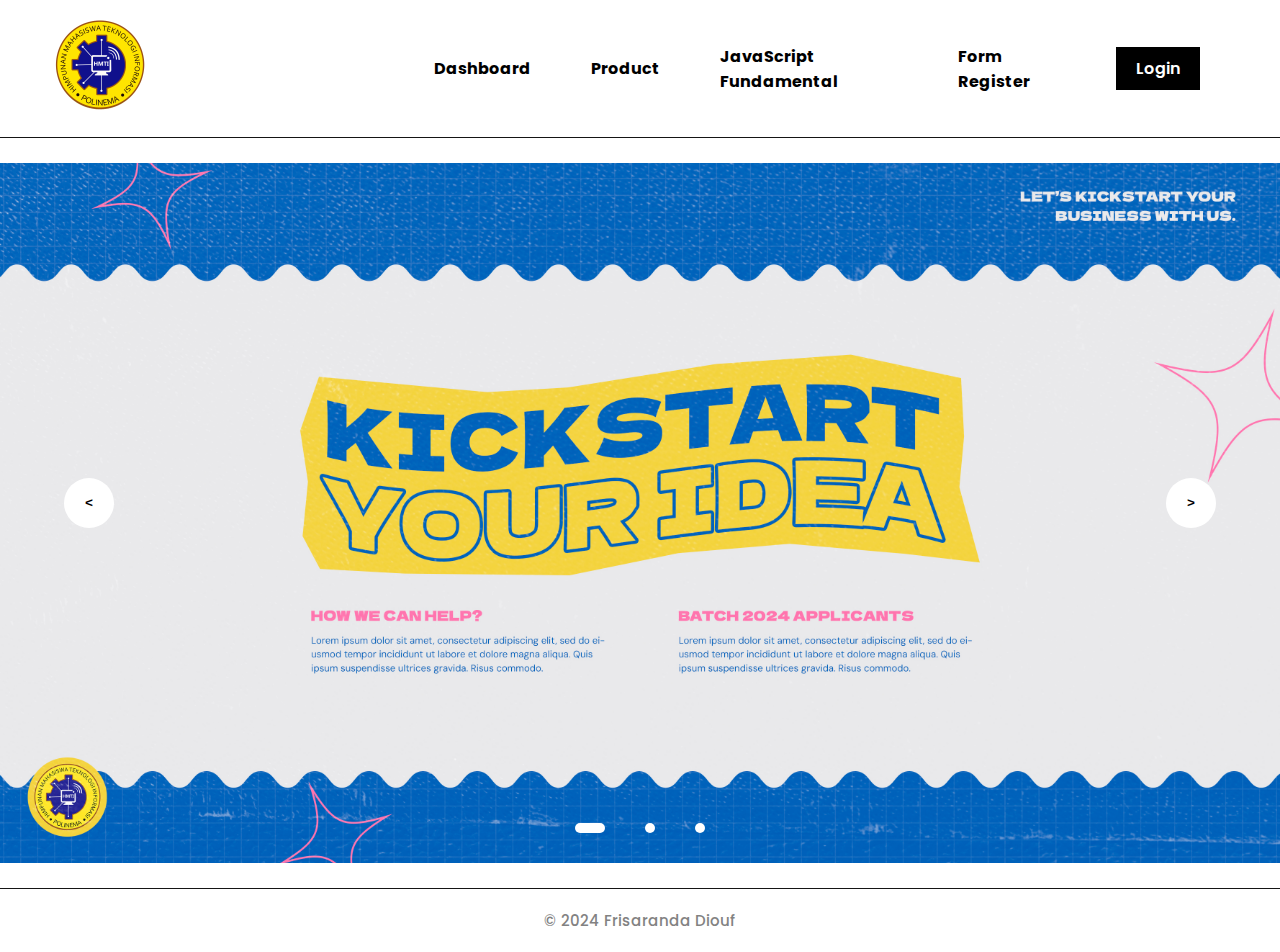
<file: index.html>
<!DOCTYPE html>
<html lang="en">

<head>
    <meta charset="UTF-8" />
    <meta name="viewport" content="width=device-width, initial-scale=1.0" />
    <title>Home</title>

    <link rel="stylesheet" href="css/style.css" />
    <link rel="preconnect" href="https://fonts.googleapis.com" />
    <link rel="preconnect" href="https://fonts.gstatic.com" crossorigin />
    <link
      href="https://fonts.googleapis.com/css2?family=Poppins:ital,wght@0,100;0,200;0,300;0,400;0,500;0,600;0,700;0,800;0,900;1,100;1,200;1,300;1,400;1,500;1,600;1,700;1,800;1,900&display=swap"
      rel="stylesheet"
    />
</head>

<body>
    <nav>
        <div class="logo">
            <a href="index.html"><img src="img/logo.png" alt="Logo HMTI"/></a>
        </div>

        <ul>
            <li>
                <a href="html/dashboard.html">Dashboard</a>
            </li>
            <li>
                <a href="html/product-responsive.html">Product</a>
            </li>
            <li>
                <a href="html/jsdasar.html">JavaScript Fundamental</a>
            </li>
            <li>
                <a href="html/form.html">Form Register</a>
            </li>
            <li>
                <a class="button" href="html/login-layout.html">Login</a>
            </li>
        </ul>
        
        <div class="menu-toggle">
            <input type="checkbox">
            <span></span>
            <span></span>
            <span></span>
        </div>
    </nav>
    <br>
    <div class="slider">
        <div class="list">
            <div class="item">
                <img src="img/banner_1.jpg">
            </div>
            <div class="item">
                <img src="img/banner_2.jpg">
            </div>
            <div class="item">
                <img src="img/banner_3.jpg">
            </div>
        </div>
        <!-- button prev and next -->
        <div class="buttons">
            <button id="prev"><</button>
            <button id="next">></button>
        </div>

        <script>
            next.onclick = function() {
                if (active + 1 > lengthItems) {
                    active = 0;
                } else {
                    active = active + 1;
                }
                reloadSlider();
            };

            prev.onclick = function() {
                if (active - 1 < 0) {
                    active = lengthItems;
                } else {
                    active = active - 1;
                }
                reloadSlider();
            };
        </script>

        <!-- dots -->
        <ul class="dots">
            <li class="active"></li>
            <li></li>
            <li></li>
        </ul>
    </div>
    <br>
    <footer>
        <h1>&copy 2024 Frisaranda Diouf</h1>
    </footer>

    <script src="js/carousel.js"></script>
</body>

</html>
</file>
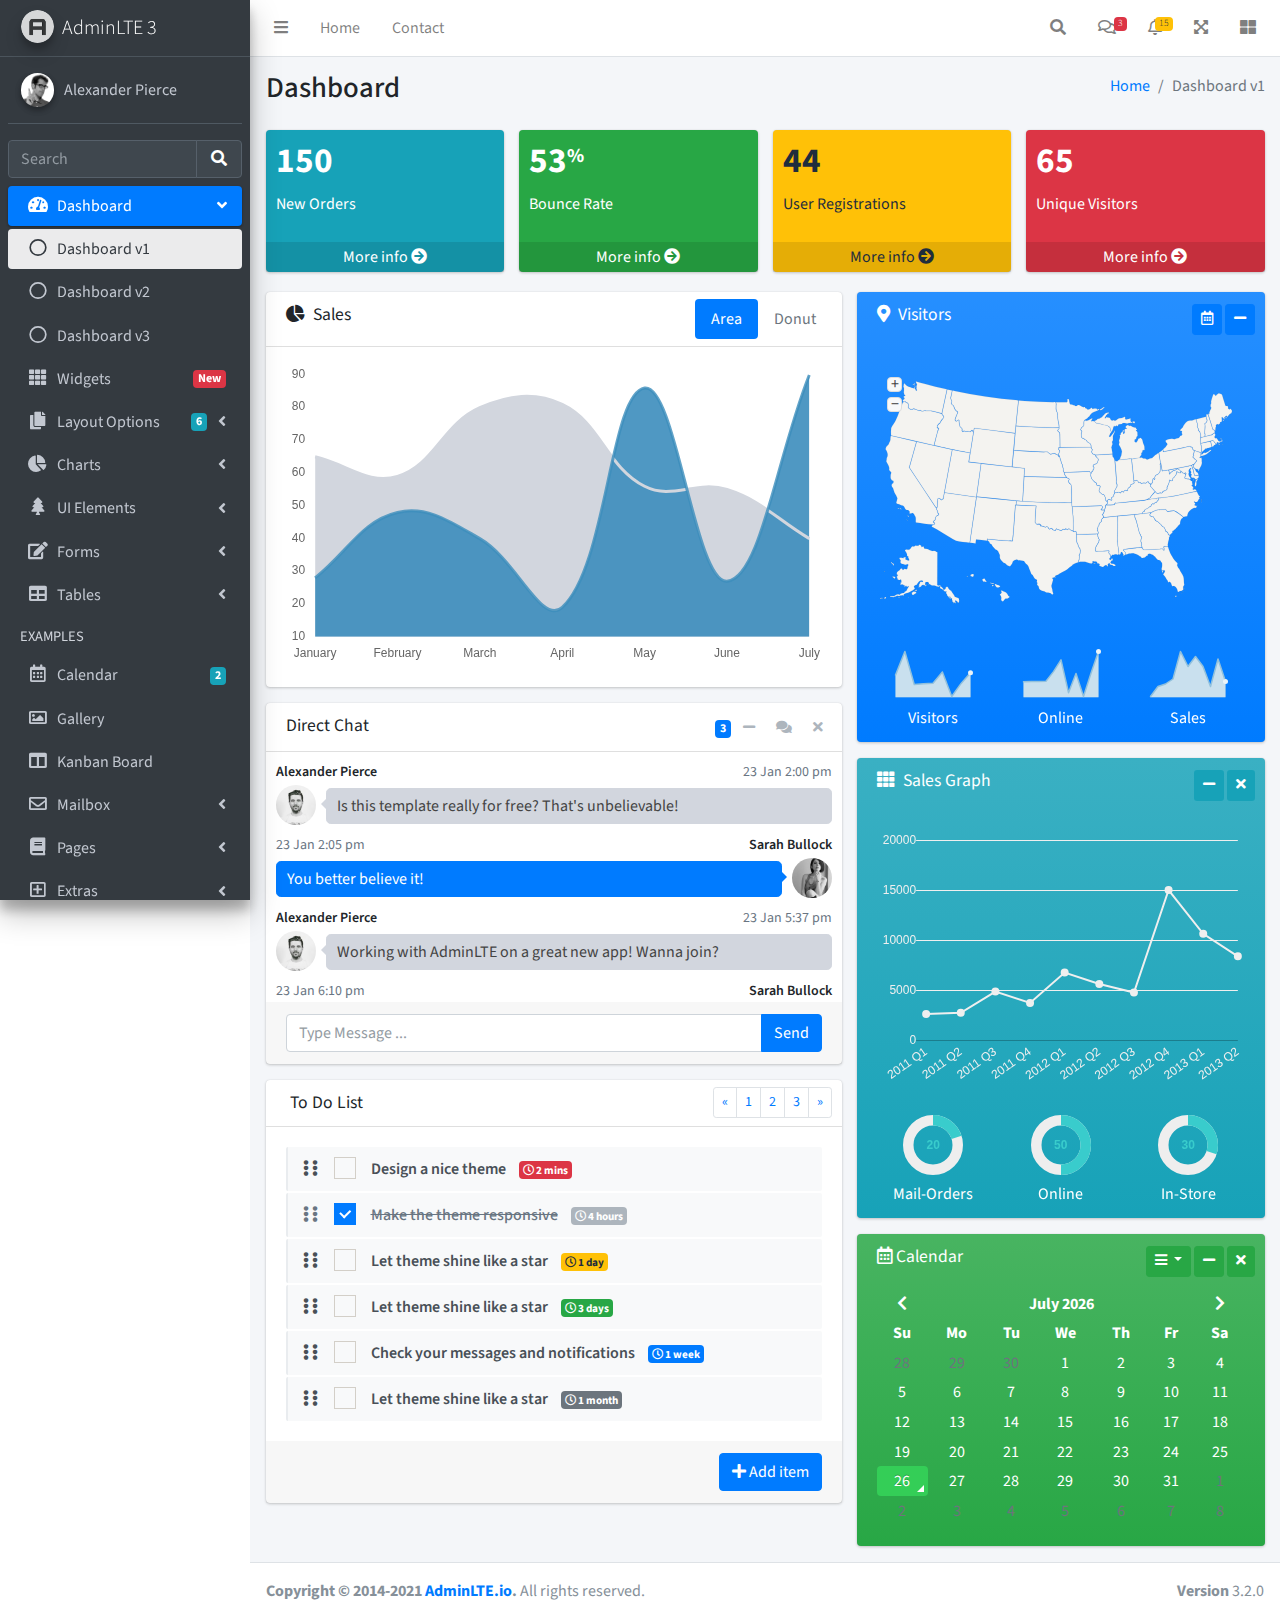
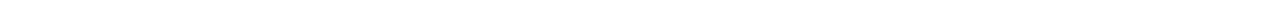
<file: assets/index.html>
<!DOCTYPE html>
<html lang="en">
<head>
  <meta charset="utf-8">
  <meta name="viewport" content="width=device-width, initial-scale=1">
  <title>AdminLTE 3 | Dashboard</title>

  <!-- Google Font: Source Sans Pro -->
  <link rel="stylesheet" href="https://fonts.googleapis.com/css?family=Source+Sans+Pro:300,400,400i,700&display=fallback">
  <!-- Font Awesome -->
  <link rel="stylesheet" href="plugins/fontawesome-free/css/all.min.css">
  <!-- Ionicons -->
  <link rel="stylesheet" href="https://code.ionicframework.com/ionicons/2.0.1/css/ionicons.min.css">
  <!-- Tempusdominus Bootstrap 4 -->
  <link rel="stylesheet" href="plugins/tempusdominus-bootstrap-4/css/tempusdominus-bootstrap-4.min.css">
  <!-- iCheck -->
  <link rel="stylesheet" href="plugins/icheck-bootstrap/icheck-bootstrap.min.css">
  <!-- JQVMap -->
  <link rel="stylesheet" href="plugins/jqvmap/jqvmap.min.css">
  <!-- Theme style -->
  <link rel="stylesheet" href="dist/css/adminlte.min.css">
  <!-- overlayScrollbars -->
  <link rel="stylesheet" href="plugins/overlayScrollbars/css/OverlayScrollbars.min.css">
  <!-- Daterange picker -->
  <link rel="stylesheet" href="plugins/daterangepicker/daterangepicker.css">
  <!-- summernote -->
  <link rel="stylesheet" href="plugins/summernote/summernote-bs4.min.css">
</head>
<body class="hold-transition sidebar-mini layout-fixed">
<div class="wrapper">

  <!-- Preloader -->
  <div class="preloader flex-column justify-content-center align-items-center">
    <img class="animation__shake" src="dist/img/AdminLTELogo.png" alt="AdminLTELogo" height="60" width="60">
  </div>

  <!-- Navbar -->
  <nav class="main-header navbar navbar-expand navbar-white navbar-light">
    <!-- Left navbar links -->
    <ul class="navbar-nav">
      <li class="nav-item">
        <a class="nav-link" data-widget="pushmenu" href="#" role="button"><i class="fas fa-bars"></i></a>
      </li>
      <li class="nav-item d-none d-sm-inline-block">
        <a href="index3.html" class="nav-link">Home</a>
      </li>
      <li class="nav-item d-none d-sm-inline-block">
        <a href="#" class="nav-link">Contact</a>
      </li>
    </ul>

    <!-- Right navbar links -->
    <ul class="navbar-nav ml-auto">
      <!-- Navbar Search -->
      <li class="nav-item">
        <a class="nav-link" data-widget="navbar-search" href="#" role="button">
          <i class="fas fa-search"></i>
        </a>
        <div class="navbar-search-block">
          <form class="form-inline">
            <div class="input-group input-group-sm">
              <input class="form-control form-control-navbar" type="search" placeholder="Search" aria-label="Search">
              <div class="input-group-append">
                <button class="btn btn-navbar" type="submit">
                  <i class="fas fa-search"></i>
                </button>
                <button class="btn btn-navbar" type="button" data-widget="navbar-search">
                  <i class="fas fa-times"></i>
                </button>
              </div>
            </div>
          </form>
        </div>
      </li>

      <!-- Messages Dropdown Menu -->
      <li class="nav-item dropdown">
        <a class="nav-link" data-toggle="dropdown" href="#">
          <i class="far fa-comments"></i>
          <span class="badge badge-danger navbar-badge">3</span>
        </a>
        <div class="dropdown-menu dropdown-menu-lg dropdown-menu-right">
          <a href="#" class="dropdown-item">
            <!-- Message Start -->
            <div class="media">
              <img src="dist/img/user1-128x128.jpg" alt="User Avatar" class="img-size-50 mr-3 img-circle">
              <div class="media-body">
                <h3 class="dropdown-item-title">
                  Brad Diesel
                  <span class="float-right text-sm text-danger"><i class="fas fa-star"></i></span>
                </h3>
                <p class="text-sm">Call me whenever you can...</p>
                <p class="text-sm text-muted"><i class="far fa-clock mr-1"></i> 4 Hours Ago</p>
              </div>
            </div>
            <!-- Message End -->
          </a>
          <div class="dropdown-divider"></div>
          <a href="#" class="dropdown-item">
            <!-- Message Start -->
            <div class="media">
              <img src="dist/img/user8-128x128.jpg" alt="User Avatar" class="img-size-50 img-circle mr-3">
              <div class="media-body">
                <h3 class="dropdown-item-title">
                  John Pierce
                  <span class="float-right text-sm text-muted"><i class="fas fa-star"></i></span>
                </h3>
                <p class="text-sm">I got your message bro</p>
                <p class="text-sm text-muted"><i class="far fa-clock mr-1"></i> 4 Hours Ago</p>
              </div>
            </div>
            <!-- Message End -->
          </a>
          <div class="dropdown-divider"></div>
          <a href="#" class="dropdown-item">
            <!-- Message Start -->
            <div class="media">
              <img src="dist/img/user3-128x128.jpg" alt="User Avatar" class="img-size-50 img-circle mr-3">
              <div class="media-body">
                <h3 class="dropdown-item-title">
                  Nora Silvester
                  <span class="float-right text-sm text-warning"><i class="fas fa-star"></i></span>
                </h3>
                <p class="text-sm">The subject goes here</p>
                <p class="text-sm text-muted"><i class="far fa-clock mr-1"></i> 4 Hours Ago</p>
              </div>
            </div>
            <!-- Message End -->
          </a>
          <div class="dropdown-divider"></div>
          <a href="#" class="dropdown-item dropdown-footer">See All Messages</a>
        </div>
      </li>
      <!-- Notifications Dropdown Menu -->
      <li class="nav-item dropdown">
        <a class="nav-link" data-toggle="dropdown" href="#">
          <i class="far fa-bell"></i>
          <span class="badge badge-warning navbar-badge">15</span>
        </a>
        <div class="dropdown-menu dropdown-menu-lg dropdown-menu-right">
          <span class="dropdown-item dropdown-header">15 Notifications</span>
          <div class="dropdown-divider"></div>
          <a href="#" class="dropdown-item">
            <i class="fas fa-envelope mr-2"></i> 4 new messages
            <span class="float-right text-muted text-sm">3 mins</span>
          </a>
          <div class="dropdown-divider"></div>
          <a href="#" class="dropdown-item">
            <i class="fas fa-users mr-2"></i> 8 friend requests
            <span class="float-right text-muted text-sm">12 hours</span>
          </a>
          <div class="dropdown-divider"></div>
          <a href="#" class="dropdown-item">
            <i class="fas fa-file mr-2"></i> 3 new reports
            <span class="float-right text-muted text-sm">2 days</span>
          </a>
          <div class="dropdown-divider"></div>
          <a href="#" class="dropdown-item dropdown-footer">See All Notifications</a>
        </div>
      </li>
      <li class="nav-item">
        <a class="nav-link" data-widget="fullscreen" href="#" role="button">
          <i class="fas fa-expand-arrows-alt"></i>
        </a>
      </li>
      <li class="nav-item">
        <a class="nav-link" data-widget="control-sidebar" data-controlsidebar-slide="true" href="#" role="button">
          <i class="fas fa-th-large"></i>
        </a>
      </li>
    </ul>
  </nav>
  <!-- /.navbar -->

  <!-- Main Sidebar Container -->
  <aside class="main-sidebar sidebar-dark-primary elevation-4">
    <!-- Brand Logo -->
    <a href="index3.html" class="brand-link">
      <img src="dist/img/AdminLTELogo.png" alt="AdminLTE Logo" class="brand-image img-circle elevation-3" style="opacity: .8">
      <span class="brand-text font-weight-light">AdminLTE 3</span>
    </a>

    <!-- Sidebar -->
    <div class="sidebar">
      <!-- Sidebar user panel (optional) -->
      <div class="user-panel mt-3 pb-3 mb-3 d-flex">
        <div class="image">
          <img src="dist/img/user2-160x160.jpg" class="img-circle elevation-2" alt="User Image">
        </div>
        <div class="info">
          <a href="#" class="d-block">Alexander Pierce</a>
        </div>
      </div>

      <!-- SidebarSearch Form -->
      <div class="form-inline">
        <div class="input-group" data-widget="sidebar-search">
          <input class="form-control form-control-sidebar" type="search" placeholder="Search" aria-label="Search">
          <div class="input-group-append">
            <button class="btn btn-sidebar">
              <i class="fas fa-search fa-fw"></i>
            </button>
          </div>
        </div>
      </div>

      <!-- Sidebar Menu -->
      <nav class="mt-2">
        <ul class="nav nav-pills nav-sidebar flex-column" data-widget="treeview" role="menu" data-accordion="false">
          <!-- Add icons to the links using the .nav-icon class
               with font-awesome or any other icon font library -->
          <li class="nav-item menu-open">
            <a href="#" class="nav-link active">
              <i class="nav-icon fas fa-tachometer-alt"></i>
              <p>
                Dashboard
                <i class="right fas fa-angle-left"></i>
              </p>
            </a>
            <ul class="nav nav-treeview">
              <li class="nav-item">
                <a href="./index.html" class="nav-link active">
                  <i class="far fa-circle nav-icon"></i>
                  <p>Dashboard v1</p>
                </a>
              </li>
              <li class="nav-item">
                <a href="./index2.html" class="nav-link">
                  <i class="far fa-circle nav-icon"></i>
                  <p>Dashboard v2</p>
                </a>
              </li>
              <li class="nav-item">
                <a href="./index3.html" class="nav-link">
                  <i class="far fa-circle nav-icon"></i>
                  <p>Dashboard v3</p>
                </a>
              </li>
            </ul>
          </li>
          <li class="nav-item">
            <a href="pages/widgets.html" class="nav-link">
              <i class="nav-icon fas fa-th"></i>
              <p>
                Widgets
                <span class="right badge badge-danger">New</span>
              </p>
            </a>
          </li>
          <li class="nav-item">
            <a href="#" class="nav-link">
              <i class="nav-icon fas fa-copy"></i>
              <p>
                Layout Options
                <i class="fas fa-angle-left right"></i>
                <span class="badge badge-info right">6</span>
              </p>
            </a>
            <ul class="nav nav-treeview">
              <li class="nav-item">
                <a href="pages/layout/top-nav.html" class="nav-link">
                  <i class="far fa-circle nav-icon"></i>
                  <p>Top Navigation</p>
                </a>
              </li>
              <li class="nav-item">
                <a href="pages/layout/top-nav-sidebar.html" class="nav-link">
                  <i class="far fa-circle nav-icon"></i>
                  <p>Top Navigation + Sidebar</p>
                </a>
              </li>
              <li class="nav-item">
                <a href="pages/layout/boxed.html" class="nav-link">
                  <i class="far fa-circle nav-icon"></i>
                  <p>Boxed</p>
                </a>
              </li>
              <li class="nav-item">
                <a href="pages/layout/fixed-sidebar.html" class="nav-link">
                  <i class="far fa-circle nav-icon"></i>
                  <p>Fixed Sidebar</p>
                </a>
              </li>
              <li class="nav-item">
                <a href="pages/layout/fixed-sidebar-custom.html" class="nav-link">
                  <i class="far fa-circle nav-icon"></i>
                  <p>Fixed Sidebar <small>+ Custom Area</small></p>
                </a>
              </li>
              <li class="nav-item">
                <a href="pages/layout/fixed-topnav.html" class="nav-link">
                  <i class="far fa-circle nav-icon"></i>
                  <p>Fixed Navbar</p>
                </a>
              </li>
              <li class="nav-item">
                <a href="pages/layout/fixed-footer.html" class="nav-link">
                  <i class="far fa-circle nav-icon"></i>
                  <p>Fixed Footer</p>
                </a>
              </li>
              <li class="nav-item">
                <a href="pages/layout/collapsed-sidebar.html" class="nav-link">
                  <i class="far fa-circle nav-icon"></i>
                  <p>Collapsed Sidebar</p>
                </a>
              </li>
            </ul>
          </li>
          <li class="nav-item">
            <a href="#" class="nav-link">
              <i class="nav-icon fas fa-chart-pie"></i>
              <p>
                Charts
                <i class="right fas fa-angle-left"></i>
              </p>
            </a>
            <ul class="nav nav-treeview">
              <li class="nav-item">
                <a href="pages/charts/chartjs.html" class="nav-link">
                  <i class="far fa-circle nav-icon"></i>
                  <p>ChartJS</p>
                </a>
              </li>
              <li class="nav-item">
                <a href="pages/charts/flot.html" class="nav-link">
                  <i class="far fa-circle nav-icon"></i>
                  <p>Flot</p>
                </a>
              </li>
              <li class="nav-item">
                <a href="pages/charts/inline.html" class="nav-link">
                  <i class="far fa-circle nav-icon"></i>
                  <p>Inline</p>
                </a>
              </li>
              <li class="nav-item">
                <a href="pages/charts/uplot.html" class="nav-link">
                  <i class="far fa-circle nav-icon"></i>
                  <p>uPlot</p>
                </a>
              </li>
            </ul>
          </li>
          <li class="nav-item">
            <a href="#" class="nav-link">
              <i class="nav-icon fas fa-tree"></i>
              <p>
                UI Elements
                <i class="fas fa-angle-left right"></i>
              </p>
            </a>
            <ul class="nav nav-treeview">
              <li class="nav-item">
                <a href="pages/UI/general.html" class="nav-link">
                  <i class="far fa-circle nav-icon"></i>
                  <p>General</p>
                </a>
              </li>
              <li class="nav-item">
                <a href="pages/UI/icons.html" class="nav-link">
                  <i class="far fa-circle nav-icon"></i>
                  <p>Icons</p>
                </a>
              </li>
              <li class="nav-item">
                <a href="pages/UI/buttons.html" class="nav-link">
                  <i class="far fa-circle nav-icon"></i>
                  <p>Buttons</p>
                </a>
              </li>
              <li class="nav-item">
                <a href="pages/UI/sliders.html" class="nav-link">
                  <i class="far fa-circle nav-icon"></i>
                  <p>Sliders</p>
                </a>
              </li>
              <li class="nav-item">
                <a href="pages/UI/modals.html" class="nav-link">
                  <i class="far fa-circle nav-icon"></i>
                  <p>Modals & Alerts</p>
                </a>
              </li>
              <li class="nav-item">
                <a href="pages/UI/navbar.html" class="nav-link">
                  <i class="far fa-circle nav-icon"></i>
                  <p>Navbar & Tabs</p>
                </a>
              </li>
              <li class="nav-item">
                <a href="pages/UI/timeline.html" class="nav-link">
                  <i class="far fa-circle nav-icon"></i>
                  <p>Timeline</p>
                </a>
              </li>
              <li class="nav-item">
                <a href="pages/UI/ribbons.html" class="nav-link">
                  <i class="far fa-circle nav-icon"></i>
                  <p>Ribbons</p>
                </a>
              </li>
            </ul>
          </li>
          <li class="nav-item">
            <a href="#" class="nav-link">
              <i class="nav-icon fas fa-edit"></i>
              <p>
                Forms
                <i class="fas fa-angle-left right"></i>
              </p>
            </a>
            <ul class="nav nav-treeview">
              <li class="nav-item">
                <a href="pages/forms/general.html" class="nav-link">
                  <i class="far fa-circle nav-icon"></i>
                  <p>General Elements</p>
                </a>
              </li>
              <li class="nav-item">
                <a href="pages/forms/advanced.html" class="nav-link">
                  <i class="far fa-circle nav-icon"></i>
                  <p>Advanced Elements</p>
                </a>
              </li>
              <li class="nav-item">
                <a href="pages/forms/editors.html" class="nav-link">
                  <i class="far fa-circle nav-icon"></i>
                  <p>Editors</p>
                </a>
              </li>
              <li class="nav-item">
                <a href="pages/forms/validation.html" class="nav-link">
                  <i class="far fa-circle nav-icon"></i>
                  <p>Validation</p>
                </a>
              </li>
            </ul>
          </li>
          <li class="nav-item">
            <a href="#" class="nav-link">
              <i class="nav-icon fas fa-table"></i>
              <p>
                Tables
                <i class="fas fa-angle-left right"></i>
              </p>
            </a>
            <ul class="nav nav-treeview">
              <li class="nav-item">
                <a href="pages/tables/simple.html" class="nav-link">
                  <i class="far fa-circle nav-icon"></i>
                  <p>Simple Tables</p>
                </a>
              </li>
              <li class="nav-item">
                <a href="pages/tables/data.html" class="nav-link">
                  <i class="far fa-circle nav-icon"></i>
                  <p>DataTables</p>
                </a>
              </li>
              <li class="nav-item">
                <a href="pages/tables/jsgrid.html" class="nav-link">
                  <i class="far fa-circle nav-icon"></i>
                  <p>jsGrid</p>
                </a>
              </li>
            </ul>
          </li>
          <li class="nav-header">EXAMPLES</li>
          <li class="nav-item">
            <a href="pages/calendar.html" class="nav-link">
              <i class="nav-icon far fa-calendar-alt"></i>
              <p>
                Calendar
                <span class="badge badge-info right">2</span>
              </p>
            </a>
          </li>
          <li class="nav-item">
            <a href="pages/gallery.html" class="nav-link">
              <i class="nav-icon far fa-image"></i>
              <p>
                Gallery
              </p>
            </a>
          </li>
          <li class="nav-item">
            <a href="pages/kanban.html" class="nav-link">
              <i class="nav-icon fas fa-columns"></i>
              <p>
                Kanban Board
              </p>
            </a>
          </li>
          <li class="nav-item">
            <a href="#" class="nav-link">
              <i class="nav-icon far fa-envelope"></i>
              <p>
                Mailbox
                <i class="fas fa-angle-left right"></i>
              </p>
            </a>
            <ul class="nav nav-treeview">
              <li class="nav-item">
                <a href="pages/mailbox/mailbox.html" class="nav-link">
                  <i class="far fa-circle nav-icon"></i>
                  <p>Inbox</p>
                </a>
              </li>
              <li class="nav-item">
                <a href="pages/mailbox/compose.html" class="nav-link">
                  <i class="far fa-circle nav-icon"></i>
                  <p>Compose</p>
                </a>
              </li>
              <li class="nav-item">
                <a href="pages/mailbox/read-mail.html" class="nav-link">
                  <i class="far fa-circle nav-icon"></i>
                  <p>Read</p>
                </a>
              </li>
            </ul>
          </li>
          <li class="nav-item">
            <a href="#" class="nav-link">
              <i class="nav-icon fas fa-book"></i>
              <p>
                Pages
                <i class="fas fa-angle-left right"></i>
              </p>
            </a>
            <ul class="nav nav-treeview">
              <li class="nav-item">
                <a href="pages/examples/invoice.html" class="nav-link">
                  <i class="far fa-circle nav-icon"></i>
                  <p>Invoice</p>
                </a>
              </li>
              <li class="nav-item">
                <a href="pages/examples/profile.html" class="nav-link">
                  <i class="far fa-circle nav-icon"></i>
                  <p>Profile</p>
                </a>
              </li>
              <li class="nav-item">
                <a href="pages/examples/e-commerce.html" class="nav-link">
                  <i class="far fa-circle nav-icon"></i>
                  <p>E-commerce</p>
                </a>
              </li>
              <li class="nav-item">
                <a href="pages/examples/projects.html" class="nav-link">
                  <i class="far fa-circle nav-icon"></i>
                  <p>Projects</p>
                </a>
              </li>
              <li class="nav-item">
                <a href="pages/examples/project-add.html" class="nav-link">
                  <i class="far fa-circle nav-icon"></i>
                  <p>Project Add</p>
                </a>
              </li>
              <li class="nav-item">
                <a href="pages/examples/project-edit.html" class="nav-link">
                  <i class="far fa-circle nav-icon"></i>
                  <p>Project Edit</p>
                </a>
              </li>
              <li class="nav-item">
                <a href="pages/examples/project-detail.html" class="nav-link">
                  <i class="far fa-circle nav-icon"></i>
                  <p>Project Detail</p>
                </a>
              </li>
              <li class="nav-item">
                <a href="pages/examples/contacts.html" class="nav-link">
                  <i class="far fa-circle nav-icon"></i>
                  <p>Contacts</p>
                </a>
              </li>
              <li class="nav-item">
                <a href="pages/examples/faq.html" class="nav-link">
                  <i class="far fa-circle nav-icon"></i>
                  <p>FAQ</p>
                </a>
              </li>
              <li class="nav-item">
                <a href="pages/examples/contact-us.html" class="nav-link">
                  <i class="far fa-circle nav-icon"></i>
                  <p>Contact us</p>
                </a>
              </li>
            </ul>
          </li>
          <li class="nav-item">
            <a href="#" class="nav-link">
              <i class="nav-icon far fa-plus-square"></i>
              <p>
                Extras
                <i class="fas fa-angle-left right"></i>
              </p>
            </a>
            <ul class="nav nav-treeview">
              <li class="nav-item">
                <a href="#" class="nav-link">
                  <i class="far fa-circle nav-icon"></i>
                  <p>
                    Login & Register v1
                    <i class="fas fa-angle-left right"></i>
                  </p>
                </a>
                <ul class="nav nav-treeview">
                  <li class="nav-item">
                    <a href="pages/examples/login.html" class="nav-link">
                      <i class="far fa-circle nav-icon"></i>
                      <p>Login v1</p>
                    </a>
                  </li>
                  <li class="nav-item">
                    <a href="pages/examples/register.html" class="nav-link">
                      <i class="far fa-circle nav-icon"></i>
                      <p>Register v1</p>
                    </a>
                  </li>
                  <li class="nav-item">
                    <a href="pages/examples/forgot-password.html" class="nav-link">
                      <i class="far fa-circle nav-icon"></i>
                      <p>Forgot Password v1</p>
                    </a>
                  </li>
                  <li class="nav-item">
                    <a href="pages/examples/recover-password.html" class="nav-link">
                      <i class="far fa-circle nav-icon"></i>
                      <p>Recover Password v1</p>
                    </a>
                  </li>
                </ul>
              </li>
              <li class="nav-item">
                <a href="#" class="nav-link">
                  <i class="far fa-circle nav-icon"></i>
                  <p>
                    Login & Register v2
                    <i class="fas fa-angle-left right"></i>
                  </p>
                </a>
                <ul class="nav nav-treeview">
                  <li class="nav-item">
                    <a href="pages/examples/login-v2.html" class="nav-link">
                      <i class="far fa-circle nav-icon"></i>
                      <p>Login v2</p>
                    </a>
                  </li>
                  <li class="nav-item">
                    <a href="pages/examples/register-v2.html" class="nav-link">
                      <i class="far fa-circle nav-icon"></i>
                      <p>Register v2</p>
                    </a>
                  </li>
                  <li class="nav-item">
                    <a href="pages/examples/forgot-password-v2.html" class="nav-link">
                      <i class="far fa-circle nav-icon"></i>
                      <p>Forgot Password v2</p>
                    </a>
                  </li>
                  <li class="nav-item">
                    <a href="pages/examples/recover-password-v2.html" class="nav-link">
                      <i class="far fa-circle nav-icon"></i>
                      <p>Recover Password v2</p>
                    </a>
                  </li>
                </ul>
              </li>
              <li class="nav-item">
                <a href="pages/examples/lockscreen.html" class="nav-link">
                  <i class="far fa-circle nav-icon"></i>
                  <p>Lockscreen</p>
                </a>
              </li>
              <li class="nav-item">
                <a href="pages/examples/legacy-user-menu.html" class="nav-link">
                  <i class="far fa-circle nav-icon"></i>
                  <p>Legacy User Menu</p>
                </a>
              </li>
              <li class="nav-item">
                <a href="pages/examples/language-menu.html" class="nav-link">
                  <i class="far fa-circle nav-icon"></i>
                  <p>Language Menu</p>
                </a>
              </li>
              <li class="nav-item">
                <a href="pages/examples/404.html" class="nav-link">
                  <i class="far fa-circle nav-icon"></i>
                  <p>Error 404</p>
                </a>
              </li>
              <li class="nav-item">
                <a href="pages/examples/500.html" class="nav-link">
                  <i class="far fa-circle nav-icon"></i>
                  <p>Error 500</p>
                </a>
              </li>
              <li class="nav-item">
                <a href="pages/examples/pace.html" class="nav-link">
                  <i class="far fa-circle nav-icon"></i>
                  <p>Pace</p>
                </a>
              </li>
              <li class="nav-item">
                <a href="pages/examples/blank.html" class="nav-link">
                  <i class="far fa-circle nav-icon"></i>
                  <p>Blank Page</p>
                </a>
              </li>
              <li class="nav-item">
                <a href="starter.html" class="nav-link">
                  <i class="far fa-circle nav-icon"></i>
                  <p>Starter Page</p>
                </a>
              </li>
            </ul>
          </li>
          <li class="nav-item">
            <a href="#" class="nav-link">
              <i class="nav-icon fas fa-search"></i>
              <p>
                Search
                <i class="fas fa-angle-left right"></i>
              </p>
            </a>
            <ul class="nav nav-treeview">
              <li class="nav-item">
                <a href="pages/search/simple.html" class="nav-link">
                  <i class="far fa-circle nav-icon"></i>
                  <p>Simple Search</p>
                </a>
              </li>
              <li class="nav-item">
                <a href="pages/search/enhanced.html" class="nav-link">
                  <i class="far fa-circle nav-icon"></i>
                  <p>Enhanced</p>
                </a>
              </li>
            </ul>
          </li>
          <li class="nav-header">MISCELLANEOUS</li>
          <li class="nav-item">
            <a href="iframe.html" class="nav-link">
              <i class="nav-icon fas fa-ellipsis-h"></i>
              <p>Tabbed IFrame Plugin</p>
            </a>
          </li>
          <li class="nav-item">
            <a href="https://adminlte.io/docs/3.1/" class="nav-link">
              <i class="nav-icon fas fa-file"></i>
              <p>Documentation</p>
            </a>
          </li>
          <li class="nav-header">MULTI LEVEL EXAMPLE</li>
          <li class="nav-item">
            <a href="#" class="nav-link">
              <i class="fas fa-circle nav-icon"></i>
              <p>Level 1</p>
            </a>
          </li>
          <li class="nav-item">
            <a href="#" class="nav-link">
              <i class="nav-icon fas fa-circle"></i>
              <p>
                Level 1
                <i class="right fas fa-angle-left"></i>
              </p>
            </a>
            <ul class="nav nav-treeview">
              <li class="nav-item">
                <a href="#" class="nav-link">
                  <i class="far fa-circle nav-icon"></i>
                  <p>Level 2</p>
                </a>
              </li>
              <li class="nav-item">
                <a href="#" class="nav-link">
                  <i class="far fa-circle nav-icon"></i>
                  <p>
                    Level 2
                    <i class="right fas fa-angle-left"></i>
                  </p>
                </a>
                <ul class="nav nav-treeview">
                  <li class="nav-item">
                    <a href="#" class="nav-link">
                      <i class="far fa-dot-circle nav-icon"></i>
                      <p>Level 3</p>
                    </a>
                  </li>
                  <li class="nav-item">
                    <a href="#" class="nav-link">
                      <i class="far fa-dot-circle nav-icon"></i>
                      <p>Level 3</p>
                    </a>
                  </li>
                  <li class="nav-item">
                    <a href="#" class="nav-link">
                      <i class="far fa-dot-circle nav-icon"></i>
                      <p>Level 3</p>
                    </a>
                  </li>
                </ul>
              </li>
              <li class="nav-item">
                <a href="#" class="nav-link">
                  <i class="far fa-circle nav-icon"></i>
                  <p>Level 2</p>
                </a>
              </li>
            </ul>
          </li>
          <li class="nav-item">
            <a href="#" class="nav-link">
              <i class="fas fa-circle nav-icon"></i>
              <p>Level 1</p>
            </a>
          </li>
          <li class="nav-header">LABELS</li>
          <li class="nav-item">
            <a href="#" class="nav-link">
              <i class="nav-icon far fa-circle text-danger"></i>
              <p class="text">Important</p>
            </a>
          </li>
          <li class="nav-item">
            <a href="#" class="nav-link">
              <i class="nav-icon far fa-circle text-warning"></i>
              <p>Warning</p>
            </a>
          </li>
          <li class="nav-item">
            <a href="#" class="nav-link">
              <i class="nav-icon far fa-circle text-info"></i>
              <p>Informational</p>
            </a>
          </li>
        </ul>
      </nav>
      <!-- /.sidebar-menu -->
    </div>
    <!-- /.sidebar -->
  </aside>

  <!-- Content Wrapper. Contains page content -->
  <div class="content-wrapper">
    <!-- Content Header (Page header) -->
    <div class="content-header">
      <div class="container-fluid">
        <div class="row mb-2">
          <div class="col-sm-6">
            <h1 class="m-0">Dashboard</h1>
          </div><!-- /.col -->
          <div class="col-sm-6">
            <ol class="breadcrumb float-sm-right">
              <li class="breadcrumb-item"><a href="#">Home</a></li>
              <li class="breadcrumb-item active">Dashboard v1</li>
            </ol>
          </div><!-- /.col -->
        </div><!-- /.row -->
      </div><!-- /.container-fluid -->
    </div>
    <!-- /.content-header -->

    <!-- Main content -->
    <section class="content">
      <div class="container-fluid">
        <!-- Small boxes (Stat box) -->
        <div class="row">
          <div class="col-lg-3 col-6">
            <!-- small box -->
            <div class="small-box bg-info">
              <div class="inner">
                <h3>150</h3>

                <p>New Orders</p>
              </div>
              <div class="icon">
                <i class="ion ion-bag"></i>
              </div>
              <a href="#" class="small-box-footer">More info <i class="fas fa-arrow-circle-right"></i></a>
            </div>
          </div>
          <!-- ./col -->
          <div class="col-lg-3 col-6">
            <!-- small box -->
            <div class="small-box bg-success">
              <div class="inner">
                <h3>53<sup style="font-size: 20px">%</sup></h3>

                <p>Bounce Rate</p>
              </div>
              <div class="icon">
                <i class="ion ion-stats-bars"></i>
              </div>
              <a href="#" class="small-box-footer">More info <i class="fas fa-arrow-circle-right"></i></a>
            </div>
          </div>
          <!-- ./col -->
          <div class="col-lg-3 col-6">
            <!-- small box -->
            <div class="small-box bg-warning">
              <div class="inner">
                <h3>44</h3>

                <p>User Registrations</p>
              </div>
              <div class="icon">
                <i class="ion ion-person-add"></i>
              </div>
              <a href="#" class="small-box-footer">More info <i class="fas fa-arrow-circle-right"></i></a>
            </div>
          </div>
          <!-- ./col -->
          <div class="col-lg-3 col-6">
            <!-- small box -->
            <div class="small-box bg-danger">
              <div class="inner">
                <h3>65</h3>

                <p>Unique Visitors</p>
              </div>
              <div class="icon">
                <i class="ion ion-pie-graph"></i>
              </div>
              <a href="#" class="small-box-footer">More info <i class="fas fa-arrow-circle-right"></i></a>
            </div>
          </div>
          <!-- ./col -->
        </div>
        <!-- /.row -->
        <!-- Main row -->
        <div class="row">
          <!-- Left col -->
          <section class="col-lg-7 connectedSortable">
            <!-- Custom tabs (Charts with tabs)-->
            <div class="card">
              <div class="card-header">
                <h3 class="card-title">
                  <i class="fas fa-chart-pie mr-1"></i>
                  Sales
                </h3>
                <div class="card-tools">
                  <ul class="nav nav-pills ml-auto">
                    <li class="nav-item">
                      <a class="nav-link active" href="#revenue-chart" data-toggle="tab">Area</a>
                    </li>
                    <li class="nav-item">
                      <a class="nav-link" href="#sales-chart" data-toggle="tab">Donut</a>
                    </li>
                  </ul>
                </div>
              </div><!-- /.card-header -->
              <div class="card-body">
                <div class="tab-content p-0">
                  <!-- Morris chart - Sales -->
                  <div class="chart tab-pane active" id="revenue-chart"
                       style="position: relative; height: 300px;">
                      <canvas id="revenue-chart-canvas" height="300" style="height: 300px;"></canvas>
                   </div>
                  <div class="chart tab-pane" id="sales-chart" style="position: relative; height: 300px;">
                    <canvas id="sales-chart-canvas" height="300" style="height: 300px;"></canvas>
                  </div>
                </div>
              </div><!-- /.card-body -->
            </div>
            <!-- /.card -->

            <!-- DIRECT CHAT -->
            <div class="card direct-chat direct-chat-primary">
              <div class="card-header">
                <h3 class="card-title">Direct Chat</h3>

                <div class="card-tools">
                  <span title="3 New Messages" class="badge badge-primary">3</span>
                  <button type="button" class="btn btn-tool" data-card-widget="collapse">
                    <i class="fas fa-minus"></i>
                  </button>
                  <button type="button" class="btn btn-tool" title="Contacts" data-widget="chat-pane-toggle">
                    <i class="fas fa-comments"></i>
                  </button>
                  <button type="button" class="btn btn-tool" data-card-widget="remove">
                    <i class="fas fa-times"></i>
                  </button>
                </div>
              </div>
              <!-- /.card-header -->
              <div class="card-body">
                <!-- Conversations are loaded here -->
                <div class="direct-chat-messages">
                  <!-- Message. Default to the left -->
                  <div class="direct-chat-msg">
                    <div class="direct-chat-infos clearfix">
                      <span class="direct-chat-name float-left">Alexander Pierce</span>
                      <span class="direct-chat-timestamp float-right">23 Jan 2:00 pm</span>
                    </div>
                    <!-- /.direct-chat-infos -->
                    <img class="direct-chat-img" src="dist/img/user1-128x128.jpg" alt="message user image">
                    <!-- /.direct-chat-img -->
                    <div class="direct-chat-text">
                      Is this template really for free? That's unbelievable!
                    </div>
                    <!-- /.direct-chat-text -->
                  </div>
                  <!-- /.direct-chat-msg -->

                  <!-- Message to the right -->
                  <div class="direct-chat-msg right">
                    <div class="direct-chat-infos clearfix">
                      <span class="direct-chat-name float-right">Sarah Bullock</span>
                      <span class="direct-chat-timestamp float-left">23 Jan 2:05 pm</span>
                    </div>
                    <!-- /.direct-chat-infos -->
                    <img class="direct-chat-img" src="dist/img/user3-128x128.jpg" alt="message user image">
                    <!-- /.direct-chat-img -->
                    <div class="direct-chat-text">
                      You better believe it!
                    </div>
                    <!-- /.direct-chat-text -->
                  </div>
                  <!-- /.direct-chat-msg -->

                  <!-- Message. Default to the left -->
                  <div class="direct-chat-msg">
                    <div class="direct-chat-infos clearfix">
                      <span class="direct-chat-name float-left">Alexander Pierce</span>
                      <span class="direct-chat-timestamp float-right">23 Jan 5:37 pm</span>
                    </div>
                    <!-- /.direct-chat-infos -->
                    <img class="direct-chat-img" src="dist/img/user1-128x128.jpg" alt="message user image">
                    <!-- /.direct-chat-img -->
                    <div class="direct-chat-text">
                      Working with AdminLTE on a great new app! Wanna join?
                    </div>
                    <!-- /.direct-chat-text -->
                  </div>
                  <!-- /.direct-chat-msg -->

                  <!-- Message to the right -->
                  <div class="direct-chat-msg right">
                    <div class="direct-chat-infos clearfix">
                      <span class="direct-chat-name float-right">Sarah Bullock</span>
                      <span class="direct-chat-timestamp float-left">23 Jan 6:10 pm</span>
                    </div>
                    <!-- /.direct-chat-infos -->
                    <img class="direct-chat-img" src="dist/img/user3-128x128.jpg" alt="message user image">
                    <!-- /.direct-chat-img -->
                    <div class="direct-chat-text">
                      I would love to.
                    </div>
                    <!-- /.direct-chat-text -->
                  </div>
                  <!-- /.direct-chat-msg -->

                </div>
                <!--/.direct-chat-messages-->

                <!-- Contacts are loaded here -->
                <div class="direct-chat-contacts">
                  <ul class="contacts-list">
                    <li>
                      <a href="#">
                        <img class="contacts-list-img" src="dist/img/user1-128x128.jpg" alt="User Avatar">

                        <div class="contacts-list-info">
                          <span class="contacts-list-name">
                            Count Dracula
                            <small class="contacts-list-date float-right">2/28/2015</small>
                          </span>
                          <span class="contacts-list-msg">How have you been? I was...</span>
                        </div>
                        <!-- /.contacts-list-info -->
                      </a>
                    </li>
                    <!-- End Contact Item -->
                    <li>
                      <a href="#">
                        <img class="contacts-list-img" src="dist/img/user7-128x128.jpg" alt="User Avatar">

                        <div class="contacts-list-info">
                          <span class="contacts-list-name">
                            Sarah Doe
                            <small class="contacts-list-date float-right">2/23/2015</small>
                          </span>
                          <span class="contacts-list-msg">I will be waiting for...</span>
                        </div>
                        <!-- /.contacts-list-info -->
                      </a>
                    </li>
                    <!-- End Contact Item -->
                    <li>
                      <a href="#">
                        <img class="contacts-list-img" src="dist/img/user3-128x128.jpg" alt="User Avatar">

                        <div class="contacts-list-info">
                          <span class="contacts-list-name">
                            Nadia Jolie
                            <small class="contacts-list-date float-right">2/20/2015</small>
                          </span>
                          <span class="contacts-list-msg">I'll call you back at...</span>
                        </div>
                        <!-- /.contacts-list-info -->
                      </a>
                    </li>
                    <!-- End Contact Item -->
                    <li>
                      <a href="#">
                        <img class="contacts-list-img" src="dist/img/user5-128x128.jpg" alt="User Avatar">

                        <div class="contacts-list-info">
                          <span class="contacts-list-name">
                            Nora S. Vans
                            <small class="contacts-list-date float-right">2/10/2015</small>
                          </span>
                          <span class="contacts-list-msg">Where is your new...</span>
                        </div>
                        <!-- /.contacts-list-info -->
                      </a>
                    </li>
                    <!-- End Contact Item -->
                    <li>
                      <a href="#">
                        <img class="contacts-list-img" src="dist/img/user6-128x128.jpg" alt="User Avatar">

                        <div class="contacts-list-info">
                          <span class="contacts-list-name">
                            John K.
                            <small class="contacts-list-date float-right">1/27/2015</small>
                          </span>
                          <span class="contacts-list-msg">Can I take a look at...</span>
                        </div>
                        <!-- /.contacts-list-info -->
                      </a>
                    </li>
                    <!-- End Contact Item -->
                    <li>
                      <a href="#">
                        <img class="contacts-list-img" src="dist/img/user8-128x128.jpg" alt="User Avatar">

                        <div class="contacts-list-info">
                          <span class="contacts-list-name">
                            Kenneth M.
                            <small class="contacts-list-date float-right">1/4/2015</small>
                          </span>
                          <span class="contacts-list-msg">Never mind I found...</span>
                        </div>
                        <!-- /.contacts-list-info -->
                      </a>
                    </li>
                    <!-- End Contact Item -->
                  </ul>
                  <!-- /.contacts-list -->
                </div>
                <!-- /.direct-chat-pane -->
              </div>
              <!-- /.card-body -->
              <div class="card-footer">
                <form action="#" method="post">
                  <div class="input-group">
                    <input type="text" name="message" placeholder="Type Message ..." class="form-control">
                    <span class="input-group-append">
                      <button type="button" class="btn btn-primary">Send</button>
                    </span>
                  </div>
                </form>
              </div>
              <!-- /.card-footer-->
            </div>
            <!--/.direct-chat -->

            <!-- TO DO List -->
            <div class="card">
              <div class="card-header">
                <h3 class="card-title">
                  <i class="ion ion-clipboard mr-1"></i>
                  To Do List
                </h3>

                <div class="card-tools">
                  <ul class="pagination pagination-sm">
                    <li class="page-item"><a href="#" class="page-link">&laquo;</a></li>
                    <li class="page-item"><a href="#" class="page-link">1</a></li>
                    <li class="page-item"><a href="#" class="page-link">2</a></li>
                    <li class="page-item"><a href="#" class="page-link">3</a></li>
                    <li class="page-item"><a href="#" class="page-link">&raquo;</a></li>
                  </ul>
                </div>
              </div>
              <!-- /.card-header -->
              <div class="card-body">
                <ul class="todo-list" data-widget="todo-list">
                  <li>
                    <!-- drag handle -->
                    <span class="handle">
                      <i class="fas fa-ellipsis-v"></i>
                      <i class="fas fa-ellipsis-v"></i>
                    </span>
                    <!-- checkbox -->
                    <div  class="icheck-primary d-inline ml-2">
                      <input type="checkbox" value="" name="todo1" id="todoCheck1">
                      <label for="todoCheck1"></label>
                    </div>
                    <!-- todo text -->
                    <span class="text">Design a nice theme</span>
                    <!-- Emphasis label -->
                    <small class="badge badge-danger"><i class="far fa-clock"></i> 2 mins</small>
                    <!-- General tools such as edit or delete-->
                    <div class="tools">
                      <i class="fas fa-edit"></i>
                      <i class="fas fa-trash-o"></i>
                    </div>
                  </li>
                  <li>
                    <span class="handle">
                      <i class="fas fa-ellipsis-v"></i>
                      <i class="fas fa-ellipsis-v"></i>
                    </span>
                    <div  class="icheck-primary d-inline ml-2">
                      <input type="checkbox" value="" name="todo2" id="todoCheck2" checked>
                      <label for="todoCheck2"></label>
                    </div>
                    <span class="text">Make the theme responsive</span>
                    <small class="badge badge-info"><i class="far fa-clock"></i> 4 hours</small>
                    <div class="tools">
                      <i class="fas fa-edit"></i>
                      <i class="fas fa-trash-o"></i>
                    </div>
                  </li>
                  <li>
                    <span class="handle">
                      <i class="fas fa-ellipsis-v"></i>
                      <i class="fas fa-ellipsis-v"></i>
                    </span>
                    <div  class="icheck-primary d-inline ml-2">
                      <input type="checkbox" value="" name="todo3" id="todoCheck3">
                      <label for="todoCheck3"></label>
                    </div>
                    <span class="text">Let theme shine like a star</span>
                    <small class="badge badge-warning"><i class="far fa-clock"></i> 1 day</small>
                    <div class="tools">
                      <i class="fas fa-edit"></i>
                      <i class="fas fa-trash-o"></i>
                    </div>
                  </li>
                  <li>
                    <span class="handle">
                      <i class="fas fa-ellipsis-v"></i>
                      <i class="fas fa-ellipsis-v"></i>
                    </span>
                    <div  class="icheck-primary d-inline ml-2">
                      <input type="checkbox" value="" name="todo4" id="todoCheck4">
                      <label for="todoCheck4"></label>
                    </div>
                    <span class="text">Let theme shine like a star</span>
                    <small class="badge badge-success"><i class="far fa-clock"></i> 3 days</small>
                    <div class="tools">
                      <i class="fas fa-edit"></i>
                      <i class="fas fa-trash-o"></i>
                    </div>
                  </li>
                  <li>
                    <span class="handle">
                      <i class="fas fa-ellipsis-v"></i>
                      <i class="fas fa-ellipsis-v"></i>
                    </span>
                    <div  class="icheck-primary d-inline ml-2">
                      <input type="checkbox" value="" name="todo5" id="todoCheck5">
                      <label for="todoCheck5"></label>
                    </div>
                    <span class="text">Check your messages and notifications</span>
                    <small class="badge badge-primary"><i class="far fa-clock"></i> 1 week</small>
                    <div class="tools">
                      <i class="fas fa-edit"></i>
                      <i class="fas fa-trash-o"></i>
                    </div>
                  </li>
                  <li>
                    <span class="handle">
                      <i class="fas fa-ellipsis-v"></i>
                      <i class="fas fa-ellipsis-v"></i>
                    </span>
                    <div  class="icheck-primary d-inline ml-2">
                      <input type="checkbox" value="" name="todo6" id="todoCheck6">
                      <label for="todoCheck6"></label>
                    </div>
                    <span class="text">Let theme shine like a star</span>
                    <small class="badge badge-secondary"><i class="far fa-clock"></i> 1 month</small>
                    <div class="tools">
                      <i class="fas fa-edit"></i>
                      <i class="fas fa-trash-o"></i>
                    </div>
                  </li>
                </ul>
              </div>
              <!-- /.card-body -->
              <div class="card-footer clearfix">
                <button type="button" class="btn btn-primary float-right"><i class="fas fa-plus"></i> Add item</button>
              </div>
            </div>
            <!-- /.card -->
          </section>
          <!-- /.Left col -->
          <!-- right col (We are only adding the ID to make the widgets sortable)-->
          <section class="col-lg-5 connectedSortable">

            <!-- Map card -->
            <div class="card bg-gradient-primary">
              <div class="card-header border-0">
                <h3 class="card-title">
                  <i class="fas fa-map-marker-alt mr-1"></i>
                  Visitors
                </h3>
                <!-- card tools -->
                <div class="card-tools">
                  <button type="button" class="btn btn-primary btn-sm daterange" title="Date range">
                    <i class="far fa-calendar-alt"></i>
                  </button>
                  <button type="button" class="btn btn-primary btn-sm" data-card-widget="collapse" title="Collapse">
                    <i class="fas fa-minus"></i>
                  </button>
                </div>
                <!-- /.card-tools -->
              </div>
              <div class="card-body">
                <div id="world-map" style="height: 250px; width: 100%;"></div>
              </div>
              <!-- /.card-body-->
              <div class="card-footer bg-transparent">
                <div class="row">
                  <div class="col-4 text-center">
                    <div id="sparkline-1"></div>
                    <div class="text-white">Visitors</div>
                  </div>
                  <!-- ./col -->
                  <div class="col-4 text-center">
                    <div id="sparkline-2"></div>
                    <div class="text-white">Online</div>
                  </div>
                  <!-- ./col -->
                  <div class="col-4 text-center">
                    <div id="sparkline-3"></div>
                    <div class="text-white">Sales</div>
                  </div>
                  <!-- ./col -->
                </div>
                <!-- /.row -->
              </div>
            </div>
            <!-- /.card -->

            <!-- solid sales graph -->
            <div class="card bg-gradient-info">
              <div class="card-header border-0">
                <h3 class="card-title">
                  <i class="fas fa-th mr-1"></i>
                  Sales Graph
                </h3>

                <div class="card-tools">
                  <button type="button" class="btn bg-info btn-sm" data-card-widget="collapse">
                    <i class="fas fa-minus"></i>
                  </button>
                  <button type="button" class="btn bg-info btn-sm" data-card-widget="remove">
                    <i class="fas fa-times"></i>
                  </button>
                </div>
              </div>
              <div class="card-body">
                <canvas class="chart" id="line-chart" style="min-height: 250px; height: 250px; max-height: 250px; max-width: 100%;"></canvas>
              </div>
              <!-- /.card-body -->
              <div class="card-footer bg-transparent">
                <div class="row">
                  <div class="col-4 text-center">
                    <input type="text" class="knob" data-readonly="true" value="20" data-width="60" data-height="60"
                           data-fgColor="#39CCCC">

                    <div class="text-white">Mail-Orders</div>
                  </div>
                  <!-- ./col -->
                  <div class="col-4 text-center">
                    <input type="text" class="knob" data-readonly="true" value="50" data-width="60" data-height="60"
                           data-fgColor="#39CCCC">

                    <div class="text-white">Online</div>
                  </div>
                  <!-- ./col -->
                  <div class="col-4 text-center">
                    <input type="text" class="knob" data-readonly="true" value="30" data-width="60" data-height="60"
                           data-fgColor="#39CCCC">

                    <div class="text-white">In-Store</div>
                  </div>
                  <!-- ./col -->
                </div>
                <!-- /.row -->
              </div>
              <!-- /.card-footer -->
            </div>
            <!-- /.card -->

            <!-- Calendar -->
            <div class="card bg-gradient-success">
              <div class="card-header border-0">

                <h3 class="card-title">
                  <i class="far fa-calendar-alt"></i>
                  Calendar
                </h3>
                <!-- tools card -->
                <div class="card-tools">
                  <!-- button with a dropdown -->
                  <div class="btn-group">
                    <button type="button" class="btn btn-success btn-sm dropdown-toggle" data-toggle="dropdown" data-offset="-52">
                      <i class="fas fa-bars"></i>
                    </button>
                    <div class="dropdown-menu" role="menu">
                      <a href="#" class="dropdown-item">Add new event</a>
                      <a href="#" class="dropdown-item">Clear events</a>
                      <div class="dropdown-divider"></div>
                      <a href="#" class="dropdown-item">View calendar</a>
                    </div>
                  </div>
                  <button type="button" class="btn btn-success btn-sm" data-card-widget="collapse">
                    <i class="fas fa-minus"></i>
                  </button>
                  <button type="button" class="btn btn-success btn-sm" data-card-widget="remove">
                    <i class="fas fa-times"></i>
                  </button>
                </div>
                <!-- /. tools -->
              </div>
              <!-- /.card-header -->
              <div class="card-body pt-0">
                <!--The calendar -->
                <div id="calendar" style="width: 100%"></div>
              </div>
              <!-- /.card-body -->
            </div>
            <!-- /.card -->
          </section>
          <!-- right col -->
        </div>
        <!-- /.row (main row) -->
      </div><!-- /.container-fluid -->
    </section>
    <!-- /.content -->
  </div>
  <!-- /.content-wrapper -->
  <footer class="main-footer">
    <strong>Copyright &copy; 2014-2021 <a href="https://adminlte.io">AdminLTE.io</a>.</strong>
    All rights reserved.
    <div class="float-right d-none d-sm-inline-block">
      <b>Version</b> 3.2.0
    </div>
  </footer>

  <!-- Control Sidebar -->
  <aside class="control-sidebar control-sidebar-dark">
    <!-- Control sidebar content goes here -->
  </aside>
  <!-- /.control-sidebar -->
</div>
<!-- ./wrapper -->

<!-- jQuery -->
<script src="plugins/jquery/jquery.min.js"></script>
<!-- jQuery UI 1.11.4 -->
<script src="plugins/jquery-ui/jquery-ui.min.js"></script>
<!-- Resolve conflict in jQuery UI tooltip with Bootstrap tooltip -->
<script>
  $.widget.bridge('uibutton', $.ui.button)
</script>
<!-- Bootstrap 4 -->
<script src="plugins/bootstrap/js/bootstrap.bundle.min.js"></script>
<!-- ChartJS -->
<script src="plugins/chart.js/Chart.min.js"></script>
<!-- Sparkline -->
<script src="plugins/sparklines/sparkline.js"></script>
<!-- JQVMap -->
<script src="plugins/jqvmap/jquery.vmap.min.js"></script>
<script src="plugins/jqvmap/maps/jquery.vmap.usa.js"></script>
<!-- jQuery Knob Chart -->
<script src="plugins/jquery-knob/jquery.knob.min.js"></script>
<!-- daterangepicker -->
<script src="plugins/moment/moment.min.js"></script>
<script src="plugins/daterangepicker/daterangepicker.js"></script>
<!-- Tempusdominus Bootstrap 4 -->
<script src="plugins/tempusdominus-bootstrap-4/js/tempusdominus-bootstrap-4.min.js"></script>
<!-- Summernote -->
<script src="plugins/summernote/summernote-bs4.min.js"></script>
<!-- overlayScrollbars -->
<script src="plugins/overlayScrollbars/js/jquery.overlayScrollbars.min.js"></script>
<!-- AdminLTE App -->
<script src="dist/js/adminlte.js"></script>
<!-- AdminLTE for demo purposes -->
<script src="dist/js/demo.js"></script>
<!-- AdminLTE dashboard demo (This is only for demo purposes) -->
<script src="dist/js/pages/dashboard.js"></script>
</body>
</html>
</file>
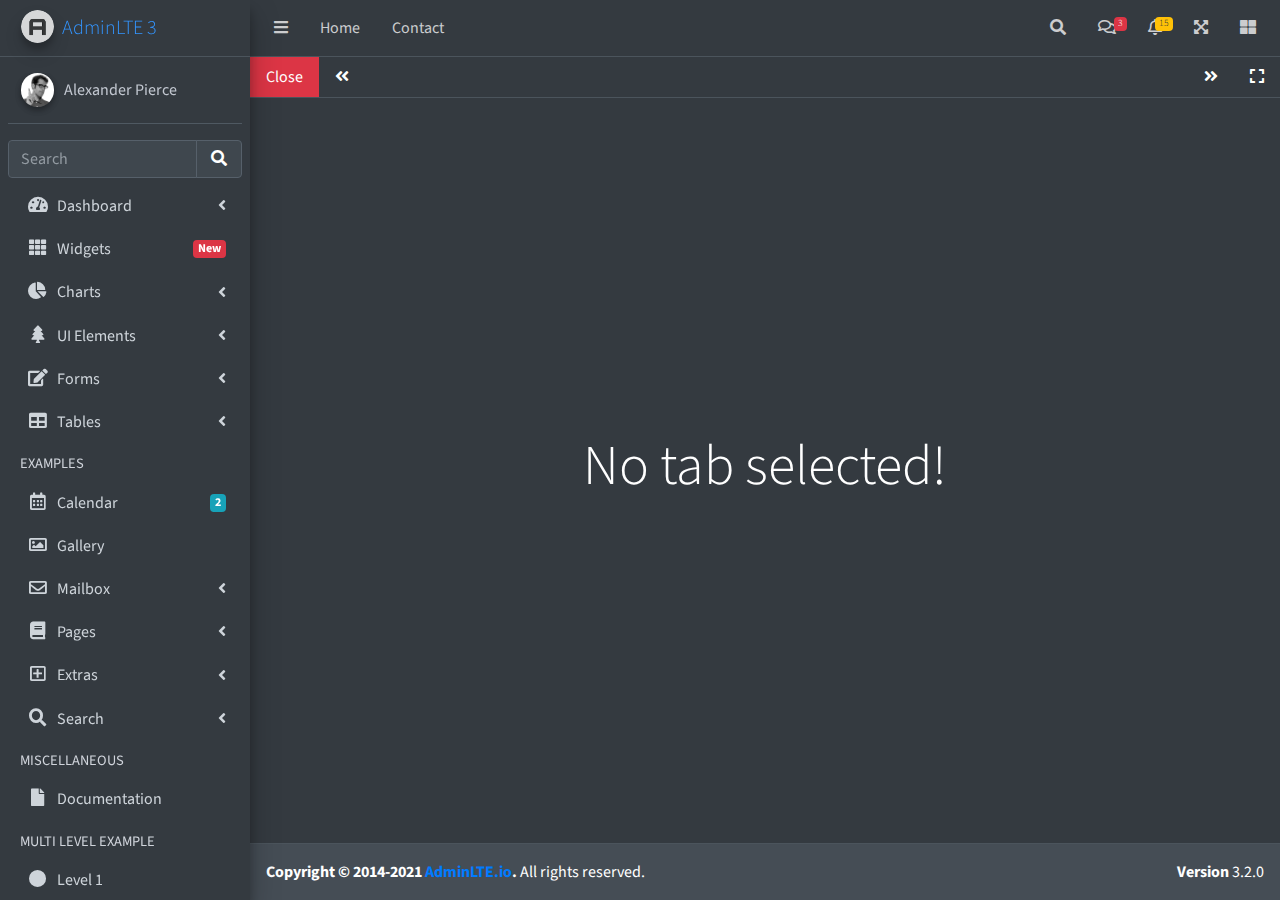
<file: assets/iframe-dark.html>
<!DOCTYPE html>
<html lang="en">
<head>
  <meta charset="utf-8">
  <meta name="viewport" content="width=device-width, initial-scale=1">
  <title>AdminLTE 3 | Tabbed IFrames</title>

  <!-- Google Font: Source Sans Pro -->
  <link rel="stylesheet" href="https://fonts.googleapis.com/css?family=Source+Sans+Pro:300,400,400i,700&display=fallback">
  <!-- Font Awesome -->
  <link rel="stylesheet" href="plugins/fontawesome-free/css/all.min.css">
  <!-- Theme style -->
  <link rel="stylesheet" href="dist/css/adminlte.min.css">
  <!-- overlayScrollbars -->
  <link rel="stylesheet" href="plugins/overlayScrollbars/css/OverlayScrollbars.min.css">
</head>
<body class="hold-transition sidebar-mini layout-fixed dark-mode" data-panel-auto-height-mode="height">
<div class="wrapper">

  <!-- Navbar -->
  <nav class="main-header navbar navbar-expand navbar-dark">
    <!-- Left navbar links -->
    <ul class="navbar-nav">
      <li class="nav-item">
        <a class="nav-link" data-widget="pushmenu" href="#" role="button"><i class="fas fa-bars"></i></a>
      </li>
      <li class="nav-item d-none d-sm-inline-block">
        <a href="index3.html" class="nav-link">Home</a>
      </li>
      <li class="nav-item d-none d-sm-inline-block">
        <a href="#" class="nav-link">Contact</a>
      </li>
    </ul>

    <!-- Right navbar links -->
    <ul class="navbar-nav ml-auto">
      <!-- Navbar Search -->
      <li class="nav-item">
        <a class="nav-link" data-widget="navbar-search" href="#" role="button">
          <i class="fas fa-search"></i>
        </a>
        <div class="navbar-search-block">
          <form class="form-inline">
            <div class="input-group input-group-sm">
              <input class="form-control form-control-navbar" type="search" placeholder="Search" aria-label="Search">
              <div class="input-group-append">
                <button class="btn btn-navbar" type="submit">
                  <i class="fas fa-search"></i>
                </button>
                <button class="btn btn-navbar" type="button" data-widget="navbar-search">
                  <i class="fas fa-times"></i>
                </button>
              </div>
            </div>
          </form>
        </div>
      </li>

      <!-- Messages Dropdown Menu -->
      <li class="nav-item dropdown">
        <a class="nav-link" data-toggle="dropdown" href="#">
          <i class="far fa-comments"></i>
          <span class="badge badge-danger navbar-badge">3</span>
        </a>
        <div class="dropdown-menu dropdown-menu-lg dropdown-menu-right">
          <a href="#" class="dropdown-item">
            <!-- Message Start -->
            <div class="media">
              <img src="dist/img/user1-128x128.jpg" alt="User Avatar" class="img-size-50 mr-3 img-circle">
              <div class="media-body">
                <h3 class="dropdown-item-title">
                  Brad Diesel
                  <span class="float-right text-sm text-danger"><i class="fas fa-star"></i></span>
                </h3>
                <p class="text-sm">Call me whenever you can...</p>
                <p class="text-sm text-muted"><i class="far fa-clock mr-1"></i> 4 Hours Ago</p>
              </div>
            </div>
            <!-- Message End -->
          </a>
          <div class="dropdown-divider"></div>
          <a href="#" class="dropdown-item">
            <!-- Message Start -->
            <div class="media">
              <img src="dist/img/user8-128x128.jpg" alt="User Avatar" class="img-size-50 img-circle mr-3">
              <div class="media-body">
                <h3 class="dropdown-item-title">
                  John Pierce
                  <span class="float-right text-sm text-muted"><i class="fas fa-star"></i></span>
                </h3>
                <p class="text-sm">I got your message bro</p>
                <p class="text-sm text-muted"><i class="far fa-clock mr-1"></i> 4 Hours Ago</p>
              </div>
            </div>
            <!-- Message End -->
          </a>
          <div class="dropdown-divider"></div>
          <a href="#" class="dropdown-item">
            <!-- Message Start -->
            <div class="media">
              <img src="dist/img/user3-128x128.jpg" alt="User Avatar" class="img-size-50 img-circle mr-3">
              <div class="media-body">
                <h3 class="dropdown-item-title">
                  Nora Silvester
                  <span class="float-right text-sm text-warning"><i class="fas fa-star"></i></span>
                </h3>
                <p class="text-sm">The subject goes here</p>
                <p class="text-sm text-muted"><i class="far fa-clock mr-1"></i> 4 Hours Ago</p>
              </div>
            </div>
            <!-- Message End -->
          </a>
          <div class="dropdown-divider"></div>
          <a href="#" class="dropdown-item dropdown-footer">See All Messages</a>
        </div>
      </li>
      <!-- Notifications Dropdown Menu -->
      <li class="nav-item dropdown">
        <a class="nav-link" data-toggle="dropdown" href="#">
          <i class="far fa-bell"></i>
          <span class="badge badge-warning navbar-badge">15</span>
        </a>
        <div class="dropdown-menu dropdown-menu-lg dropdown-menu-right">
          <span class="dropdown-item dropdown-header">15 Notifications</span>
          <div class="dropdown-divider"></div>
          <a href="#" class="dropdown-item">
            <i class="fas fa-envelope mr-2"></i> 4 new messages
            <span class="float-right text-muted text-sm">3 mins</span>
          </a>
          <div class="dropdown-divider"></div>
          <a href="#" class="dropdown-item">
            <i class="fas fa-users mr-2"></i> 8 friend requests
            <span class="float-right text-muted text-sm">12 hours</span>
          </a>
          <div class="dropdown-divider"></div>
          <a href="#" class="dropdown-item">
            <i class="fas fa-file mr-2"></i> 3 new reports
            <span class="float-right text-muted text-sm">2 days</span>
          </a>
          <div class="dropdown-divider"></div>
          <a href="#" class="dropdown-item dropdown-footer">See All Notifications</a>
        </div>
      </li>
      <li class="nav-item">
        <a class="nav-link" data-widget="fullscreen" href="#" role="button">
          <i class="fas fa-expand-arrows-alt"></i>
        </a>
      </li>
      <li class="nav-item">
        <a class="nav-link" data-widget="control-sidebar" data-slide="true" href="#" role="button">
          <i class="fas fa-th-large"></i>
        </a>
      </li>
    </ul>
  </nav>
  <!-- /.navbar -->

  <!-- Main Sidebar Container -->
  <aside class="main-sidebar sidebar-dark-primary elevation-4">
    <!-- Brand Logo -->
    <a href="index3.html" class="brand-link">
      <img src="dist/img/AdminLTELogo.png" alt="AdminLTE Logo" class="brand-image img-circle elevation-3" style="opacity: .8">
      <span class="brand-text font-weight-light">AdminLTE 3</span>
    </a>

    <!-- Sidebar -->
    <div class="sidebar">
      <!-- Sidebar user panel (optional) -->
      <div class="user-panel mt-3 pb-3 mb-3 d-flex">
        <div class="image">
          <img src="dist/img/user2-160x160.jpg" class="img-circle elevation-2" alt="User Image">
        </div>
        <div class="info">
          <a href="#" class="d-block">Alexander Pierce</a>
        </div>
      </div>

      <!-- SidebarSearch Form -->
      <div class="form-inline">
        <div class="input-group" data-widget="sidebar-search">
          <input class="form-control form-control-sidebar" type="search" placeholder="Search" aria-label="Search">
          <div class="input-group-append">
            <button class="btn btn-sidebar">
              <i class="fas fa-search fa-fw"></i>
            </button>
          </div>
        </div>
      </div>

      <!-- Sidebar Menu -->
      <nav class="mt-2">
        <ul class="nav nav-pills nav-sidebar flex-column" data-widget="treeview" role="menu" data-accordion="false">
          <!-- Add icons to the links using the .nav-icon class
               with font-awesome or any other icon font library -->
          <li class="nav-item">
            <a href="#" class="nav-link">
              <i class="nav-icon fas fa-tachometer-alt"></i>
              <p>
                Dashboard
                <i class="right fas fa-angle-left"></i>
              </p>
            </a>
            <ul class="nav nav-treeview">
              <li class="nav-item">
                <a href="./index.html" class="nav-link">
                  <i class="far fa-circle nav-icon"></i>
                  <p>Dashboard v1</p>
                </a>
              </li>
              <li class="nav-item">
                <a href="./index2.html" class="nav-link">
                  <i class="far fa-circle nav-icon"></i>
                  <p>Dashboard v2</p>
                </a>
              </li>
              <li class="nav-item">
                <a href="./index3.html" class="nav-link">
                  <i class="far fa-circle nav-icon"></i>
                  <p>Dashboard v3</p>
                </a>
              </li>
            </ul>
          </li>
          <li class="nav-item">
            <a href="pages/widgets.html" class="nav-link">
              <i class="nav-icon fas fa-th"></i>
              <p>
                Widgets
                <span class="right badge badge-danger">New</span>
              </p>
            </a>
          </li>
          <li class="nav-item">
            <a href="#" class="nav-link">
              <i class="nav-icon fas fa-chart-pie"></i>
              <p>
                Charts
                <i class="right fas fa-angle-left"></i>
              </p>
            </a>
            <ul class="nav nav-treeview">
              <li class="nav-item">
                <a href="pages/charts/chartjs.html" class="nav-link">
                  <i class="far fa-circle nav-icon"></i>
                  <p>ChartJS</p>
                </a>
              </li>
              <li class="nav-item">
                <a href="pages/charts/flot.html" class="nav-link">
                  <i class="far fa-circle nav-icon"></i>
                  <p>Flot</p>
                </a>
              </li>
              <li class="nav-item">
                <a href="pages/charts/inline.html" class="nav-link">
                  <i class="far fa-circle nav-icon"></i>
                  <p>Inline</p>
                </a>
              </li>
            </ul>
          </li>
          <li class="nav-item">
            <a href="#" class="nav-link">
              <i class="nav-icon fas fa-tree"></i>
              <p>
                UI Elements
                <i class="fas fa-angle-left right"></i>
              </p>
            </a>
            <ul class="nav nav-treeview">
              <li class="nav-item">
                <a href="pages/UI/general.html" class="nav-link">
                  <i class="far fa-circle nav-icon"></i>
                  <p>General</p>
                </a>
              </li>
              <li class="nav-item">
                <a href="pages/UI/icons.html" class="nav-link">
                  <i class="far fa-circle nav-icon"></i>
                  <p>Icons</p>
                </a>
              </li>
              <li class="nav-item">
                <a href="pages/UI/buttons.html" class="nav-link">
                  <i class="far fa-circle nav-icon"></i>
                  <p>Buttons</p>
                </a>
              </li>
              <li class="nav-item">
                <a href="pages/UI/sliders.html" class="nav-link">
                  <i class="far fa-circle nav-icon"></i>
                  <p>Sliders</p>
                </a>
              </li>
              <li class="nav-item">
                <a href="pages/UI/modals.html" class="nav-link">
                  <i class="far fa-circle nav-icon"></i>
                  <p>Modals & Alerts</p>
                </a>
              </li>
              <li class="nav-item">
                <a href="pages/UI/navbar.html" class="nav-link">
                  <i class="far fa-circle nav-icon"></i>
                  <p>Navbar & Tabs</p>
                </a>
              </li>
              <li class="nav-item">
                <a href="pages/UI/timeline.html" class="nav-link">
                  <i class="far fa-circle nav-icon"></i>
                  <p>Timeline</p>
                </a>
              </li>
              <li class="nav-item">
                <a href="pages/UI/ribbons.html" class="nav-link">
                  <i class="far fa-circle nav-icon"></i>
                  <p>Ribbons</p>
                </a>
              </li>
            </ul>
          </li>
          <li class="nav-item">
            <a href="#" class="nav-link">
              <i class="nav-icon fas fa-edit"></i>
              <p>
                Forms
                <i class="fas fa-angle-left right"></i>
              </p>
            </a>
            <ul class="nav nav-treeview">
              <li class="nav-item">
                <a href="pages/forms/general.html" class="nav-link">
                  <i class="far fa-circle nav-icon"></i>
                  <p>General Elements</p>
                </a>
              </li>
              <li class="nav-item">
                <a href="pages/forms/advanced.html" class="nav-link">
                  <i class="far fa-circle nav-icon"></i>
                  <p>Advanced Elements</p>
                </a>
              </li>
              <li class="nav-item">
                <a href="pages/forms/editors.html" class="nav-link">
                  <i class="far fa-circle nav-icon"></i>
                  <p>Editors</p>
                </a>
              </li>
              <li class="nav-item">
                <a href="pages/forms/validation.html" class="nav-link">
                  <i class="far fa-circle nav-icon"></i>
                  <p>Validation</p>
                </a>
              </li>
            </ul>
          </li>
          <li class="nav-item">
            <a href="#" class="nav-link">
              <i class="nav-icon fas fa-table"></i>
              <p>
                Tables
                <i class="fas fa-angle-left right"></i>
              </p>
            </a>
            <ul class="nav nav-treeview">
              <li class="nav-item">
                <a href="pages/tables/simple.html" class="nav-link">
                  <i class="far fa-circle nav-icon"></i>
                  <p>Simple Tables</p>
                </a>
              </li>
              <li class="nav-item">
                <a href="pages/tables/data.html" class="nav-link">
                  <i class="far fa-circle nav-icon"></i>
                  <p>DataTables</p>
                </a>
              </li>
              <li class="nav-item">
                <a href="pages/tables/jsgrid.html" class="nav-link">
                  <i class="far fa-circle nav-icon"></i>
                  <p>jsGrid</p>
                </a>
              </li>
            </ul>
          </li>
          <li class="nav-header">EXAMPLES</li>
          <li class="nav-item">
            <a href="pages/calendar.html" class="nav-link">
              <i class="nav-icon far fa-calendar-alt"></i>
              <p>
                Calendar
                <span class="badge badge-info right">2</span>
              </p>
            </a>
          </li>
          <li class="nav-item">
            <a href="pages/gallery.html" class="nav-link">
              <i class="nav-icon far fa-image"></i>
              <p>
                Gallery
              </p>
            </a>
          </li>
          <li class="nav-item">
            <a href="#" class="nav-link">
              <i class="nav-icon far fa-envelope"></i>
              <p>
                Mailbox
                <i class="fas fa-angle-left right"></i>
              </p>
            </a>
            <ul class="nav nav-treeview">
              <li class="nav-item">
                <a href="pages/mailbox/mailbox.html" class="nav-link">
                  <i class="far fa-circle nav-icon"></i>
                  <p>Inbox</p>
                </a>
              </li>
              <li class="nav-item">
                <a href="pages/mailbox/compose.html" class="nav-link">
                  <i class="far fa-circle nav-icon"></i>
                  <p>Compose</p>
                </a>
              </li>
              <li class="nav-item">
                <a href="pages/mailbox/read-mail.html" class="nav-link">
                  <i class="far fa-circle nav-icon"></i>
                  <p>Read</p>
                </a>
              </li>
            </ul>
          </li>
          <li class="nav-item">
            <a href="#" class="nav-link">
              <i class="nav-icon fas fa-book"></i>
              <p>
                Pages
                <i class="fas fa-angle-left right"></i>
              </p>
            </a>
            <ul class="nav nav-treeview">
              <li class="nav-item">
                <a href="pages/examples/invoice.html" class="nav-link">
                  <i class="far fa-circle nav-icon"></i>
                  <p>Invoice</p>
                </a>
              </li>
              <li class="nav-item">
                <a href="pages/examples/profile.html" class="nav-link">
                  <i class="far fa-circle nav-icon"></i>
                  <p>Profile</p>
                </a>
              </li>
              <li class="nav-item">
                <a href="pages/examples/e-commerce.html" class="nav-link">
                  <i class="far fa-circle nav-icon"></i>
                  <p>E-commerce</p>
                </a>
              </li>
              <li class="nav-item">
                <a href="pages/examples/projects.html" class="nav-link">
                  <i class="far fa-circle nav-icon"></i>
                  <p>Projects</p>
                </a>
              </li>
              <li class="nav-item">
                <a href="pages/examples/project-add.html" class="nav-link">
                  <i class="far fa-circle nav-icon"></i>
                  <p>Project Add</p>
                </a>
              </li>
              <li class="nav-item">
                <a href="pages/examples/project-edit.html" class="nav-link">
                  <i class="far fa-circle nav-icon"></i>
                  <p>Project Edit</p>
                </a>
              </li>
              <li class="nav-item">
                <a href="pages/examples/project-detail.html" class="nav-link">
                  <i class="far fa-circle nav-icon"></i>
                  <p>Project Detail</p>
                </a>
              </li>
              <li class="nav-item">
                <a href="pages/examples/contacts.html" class="nav-link">
                  <i class="far fa-circle nav-icon"></i>
                  <p>Contacts</p>
                </a>
              </li>
              <li class="nav-item">
                <a href="pages/examples/faq.html" class="nav-link">
                  <i class="far fa-circle nav-icon"></i>
                  <p>FAQ</p>
                </a>
              </li>
              <li class="nav-item">
                <a href="pages/examples/contact-us.html" class="nav-link">
                  <i class="far fa-circle nav-icon"></i>
                  <p>Contact us</p>
                </a>
              </li>
            </ul>
          </li>
          <li class="nav-item">
            <a href="#" class="nav-link">
              <i class="nav-icon far fa-plus-square"></i>
              <p>
                Extras
                <i class="fas fa-angle-left right"></i>
              </p>
            </a>
            <ul class="nav nav-treeview">
              <li class="nav-item">
                <a href="#" class="nav-link">
                  <i class="far fa-circle nav-icon"></i>
                  <p>
                    Login & Register v1
                    <i class="fas fa-angle-left right"></i>
                  </p>
                </a>
                <ul class="nav nav-treeview">
                  <li class="nav-item">
                    <a href="pages/examples/login.html" class="nav-link">
                      <i class="far fa-circle nav-icon"></i>
                      <p>Login v1</p>
                    </a>
                  </li>
                  <li class="nav-item">
                    <a href="pages/examples/register.html" class="nav-link">
                      <i class="far fa-circle nav-icon"></i>
                      <p>Register v1</p>
                    </a>
                  </li>
                  <li class="nav-item">
                    <a href="pages/examples/forgot-password.html" class="nav-link">
                      <i class="far fa-circle nav-icon"></i>
                      <p>Forgot Password v1</p>
                    </a>
                  </li>
                  <li class="nav-item">
                    <a href="pages/examples/recover-password.html" class="nav-link">
                      <i class="far fa-circle nav-icon"></i>
                      <p>Recover Password v1</p>
                    </a>
                  </li>
                </ul>
              </li>
              <li class="nav-item">
                <a href="#" class="nav-link">
                  <i class="far fa-circle nav-icon"></i>
                  <p>
                    Login & Register v2
                    <i class="fas fa-angle-left right"></i>
                  </p>
                </a>
                <ul class="nav nav-treeview">
                  <li class="nav-item">
                    <a href="pages/examples/login-v2.html" class="nav-link">
                      <i class="far fa-circle nav-icon"></i>
                      <p>Login v2</p>
                    </a>
                  </li>
                  <li class="nav-item">
                    <a href="pages/examples/register-v2.html" class="nav-link">
                      <i class="far fa-circle nav-icon"></i>
                      <p>Register v2</p>
                    </a>
                  </li>
                  <li class="nav-item">
                    <a href="pages/examples/forgot-password-v2.html" class="nav-link">
                      <i class="far fa-circle nav-icon"></i>
                      <p>Forgot Password v2</p>
                    </a>
                  </li>
                  <li class="nav-item">
                    <a href="pages/examples/recover-password-v2.html" class="nav-link">
                      <i class="far fa-circle nav-icon"></i>
                      <p>Recover Password v2</p>
                    </a>
                  </li>
                </ul>
              </li>
              <li class="nav-item">
                <a href="pages/examples/lockscreen.html" class="nav-link">
                  <i class="far fa-circle nav-icon"></i>
                  <p>Lockscreen</p>
                </a>
              </li>
              <li class="nav-item">
                <a href="pages/examples/legacy-user-menu.html" class="nav-link">
                  <i class="far fa-circle nav-icon"></i>
                  <p>Legacy User Menu</p>
                </a>
              </li>
              <li class="nav-item">
                <a href="pages/examples/language-menu.html" class="nav-link">
                  <i class="far fa-circle nav-icon"></i>
                  <p>Language Menu</p>
                </a>
              </li>
              <li class="nav-item">
                <a href="pages/examples/404.html" class="nav-link">
                  <i class="far fa-circle nav-icon"></i>
                  <p>Error 404</p>
                </a>
              </li>
              <li class="nav-item">
                <a href="pages/examples/500.html" class="nav-link">
                  <i class="far fa-circle nav-icon"></i>
                  <p>Error 500</p>
                </a>
              </li>
              <li class="nav-item">
                <a href="pages/examples/pace.html" class="nav-link">
                  <i class="far fa-circle nav-icon"></i>
                  <p>Pace</p>
                </a>
              </li>
              <li class="nav-item">
                <a href="pages/examples/blank.html" class="nav-link">
                  <i class="far fa-circle nav-icon"></i>
                  <p>Blank Page</p>
                </a>
              </li>
              <li class="nav-item">
                <a href="starter.html" class="nav-link">
                  <i class="far fa-circle nav-icon"></i>
                  <p>Starter Page</p>
                </a>
              </li>
            </ul>
          </li>
          <li class="nav-item">
            <a href="#" class="nav-link">
              <i class="nav-icon fas fa-search"></i>
              <p>
                Search
                <i class="fas fa-angle-left right"></i>
              </p>
            </a>
            <ul class="nav nav-treeview">
              <li class="nav-item">
                <a href="pages/search/simple.html" class="nav-link">
                  <i class="far fa-circle nav-icon"></i>
                  <p>Simple Search</p>
                </a>
              </li>
              <li class="nav-item">
                <a href="pages/search/enhanced.html" class="nav-link">
                  <i class="far fa-circle nav-icon"></i>
                  <p>Enhanced</p>
                </a>
              </li>
            </ul>
          </li>
          <li class="nav-header">MISCELLANEOUS</li>
          <li class="nav-item">
            <a href="https://adminlte.io/docs/3.1/" class="nav-link">
              <i class="nav-icon fas fa-file"></i>
              <p>Documentation</p>
            </a>
          </li>
          <li class="nav-header">MULTI LEVEL EXAMPLE</li>
          <li class="nav-item">
            <a href="#" class="nav-link">
              <i class="fas fa-circle nav-icon"></i>
              <p>Level 1</p>
            </a>
          </li>
          <li class="nav-item">
            <a href="#" class="nav-link">
              <i class="nav-icon fas fa-circle"></i>
              <p>
                Level 1
                <i class="right fas fa-angle-left"></i>
              </p>
            </a>
            <ul class="nav nav-treeview">
              <li class="nav-item">
                <a href="#" class="nav-link">
                  <i class="far fa-circle nav-icon"></i>
                  <p>Level 2</p>
                </a>
              </li>
              <li class="nav-item">
                <a href="#" class="nav-link">
                  <i class="far fa-circle nav-icon"></i>
                  <p>
                    Level 2
                    <i class="right fas fa-angle-left"></i>
                  </p>
                </a>
                <ul class="nav nav-treeview">
                  <li class="nav-item">
                    <a href="#" class="nav-link">
                      <i class="far fa-dot-circle nav-icon"></i>
                      <p>Level 3</p>
                    </a>
                  </li>
                  <li class="nav-item">
                    <a href="#" class="nav-link">
                      <i class="far fa-dot-circle nav-icon"></i>
                      <p>Level 3</p>
                    </a>
                  </li>
                  <li class="nav-item">
                    <a href="#" class="nav-link">
                      <i class="far fa-dot-circle nav-icon"></i>
                      <p>Level 3</p>
                    </a>
                  </li>
                </ul>
              </li>
              <li class="nav-item">
                <a href="#" class="nav-link">
                  <i class="far fa-circle nav-icon"></i>
                  <p>Level 2</p>
                </a>
              </li>
            </ul>
          </li>
          <li class="nav-item">
            <a href="#" class="nav-link">
              <i class="fas fa-circle nav-icon"></i>
              <p>Level 1</p>
            </a>
          </li>
          <li class="nav-header">LABELS</li>
          <li class="nav-item">
            <a href="#" class="nav-link">
              <i class="nav-icon far fa-circle text-danger"></i>
              <p class="text">Important</p>
            </a>
          </li>
          <li class="nav-item">
            <a href="#" class="nav-link">
              <i class="nav-icon far fa-circle text-warning"></i>
              <p>Warning</p>
            </a>
          </li>
          <li class="nav-item">
            <a href="#" class="nav-link">
              <i class="nav-icon far fa-circle text-info"></i>
              <p>Informational</p>
            </a>
          </li>
        </ul>
      </nav>
      <!-- /.sidebar-menu -->
    </div>
    <!-- /.sidebar -->
  </aside>

  <!-- Content Wrapper. Contains page content -->
  <div class="content-wrapper iframe-mode bg-dark" data-widget="iframe" data-auto-dark-mode="true" data-loading-screen="750">
    <div class="nav navbar navbar-expand-lg navbar-dark border-bottom border-dark p-0">
      <a class="nav-link bg-danger" href="#" data-widget="iframe-close">Close</a>
      <a class="nav-link bg-dark" href="#" data-widget="iframe-scrollleft"><i class="fas fa-angle-double-left"></i></a>
      <ul class="navbar-nav" role="tablist">
      </ul>
      <a class="nav-link bg-dark" href="#" data-widget="iframe-scrollright"><i class="fas fa-angle-double-right"></i></a>
      <a class="nav-link bg-dark" href="#" data-widget="iframe-fullscreen"><i class="fas fa-expand"></i></a>
    </div>
    <div class="tab-content">
      <div class="tab-empty">
        <h2 class="display-4">No tab selected!</h2>
      </div>
      <div class="tab-loading">
        <div>
          <h2 class="display-4">Tab is loading <i class="fa fa-sync fa-spin"></i></h2>
        </div>
      </div>
    </div>
  </div>
    <!-- /.content-wrapper -->
  <footer class="main-footer dark-mode">
    <strong>Copyright &copy; 2014-2021 <a href="https://adminlte.io">AdminLTE.io</a>.</strong>
    All rights reserved.
    <div class="float-right d-none d-sm-inline-block">
      <b>Version</b> 3.2.0
    </div>
  </footer>

  <!-- Control Sidebar -->
  <aside class="control-sidebar control-sidebar-dark">
    <!-- Control sidebar content goes here -->
  </aside>
  <!-- /.control-sidebar -->
</div>
<!-- ./wrapper -->

<!-- jQuery -->
<script src="plugins/jquery/jquery.min.js"></script>
<!-- jQuery UI 1.11.4 -->
<script src="plugins/jquery-ui/jquery-ui.min.js"></script>
<!-- Resolve conflict in jQuery UI tooltip with Bootstrap tooltip -->
<script>
  $.widget.bridge('uibutton', $.ui.button)
</script>
<!-- Bootstrap 4 -->
<script src="plugins/bootstrap/js/bootstrap.bundle.min.js"></script>
<!-- overlayScrollbars -->
<script src="plugins/overlayScrollbars/js/jquery.overlayScrollbars.min.js"></script>
<!-- AdminLTE App -->
<script src="dist/js/adminlte.js"></script>
<!-- AdminLTE for demo purposes -->
<script src="dist/js/demo.js"></script>
</body>
</html>
</file>
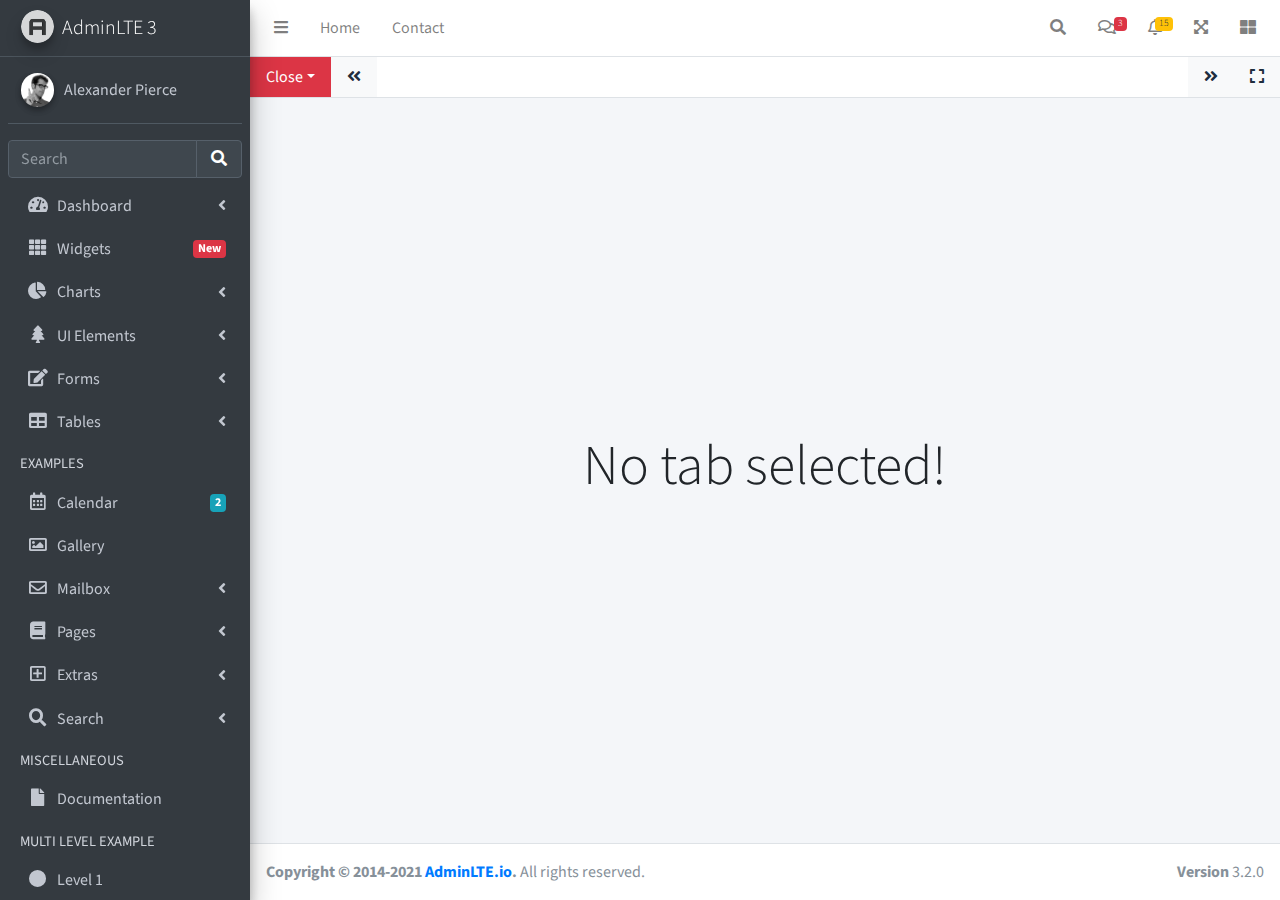
<file: assets/iframe.html>
<!DOCTYPE html>
<html lang="en">
<head>
  <meta charset="utf-8">
  <meta name="viewport" content="width=device-width, initial-scale=1">
  <title>AdminLTE 3 | Tabbed IFrames</title>

  <!-- Google Font: Source Sans Pro -->
  <link rel="stylesheet" href="https://fonts.googleapis.com/css?family=Source+Sans+Pro:300,400,400i,700&display=fallback">
  <!-- Font Awesome -->
  <link rel="stylesheet" href="plugins/fontawesome-free/css/all.min.css">
  <!-- Theme style -->
  <link rel="stylesheet" href="dist/css/adminlte.min.css">
  <!-- overlayScrollbars -->
  <link rel="stylesheet" href="plugins/overlayScrollbars/css/OverlayScrollbars.min.css">
</head>
<body class="hold-transition sidebar-mini layout-fixed" data-panel-auto-height-mode="height">
<div class="wrapper">

  <!-- Navbar -->
  <nav class="main-header navbar navbar-expand navbar-white navbar-light">
    <!-- Left navbar links -->
    <ul class="navbar-nav">
      <li class="nav-item">
        <a class="nav-link" data-widget="pushmenu" href="#" role="button"><i class="fas fa-bars"></i></a>
      </li>
      <li class="nav-item d-none d-sm-inline-block">
        <a href="index3.html" class="nav-link">Home</a>
      </li>
      <li class="nav-item d-none d-sm-inline-block">
        <a href="#" class="nav-link">Contact</a>
      </li>
    </ul>

    <!-- Right navbar links -->
    <ul class="navbar-nav ml-auto">
      <!-- Navbar Search -->
      <li class="nav-item">
        <a class="nav-link" data-widget="navbar-search" href="#" role="button">
          <i class="fas fa-search"></i>
        </a>
        <div class="navbar-search-block">
          <form class="form-inline">
            <div class="input-group input-group-sm">
              <input class="form-control form-control-navbar" type="search" placeholder="Search" aria-label="Search">
              <div class="input-group-append">
                <button class="btn btn-navbar" type="submit">
                  <i class="fas fa-search"></i>
                </button>
                <button class="btn btn-navbar" type="button" data-widget="navbar-search">
                  <i class="fas fa-times"></i>
                </button>
              </div>
            </div>
          </form>
        </div>
      </li>

      <!-- Messages Dropdown Menu -->
      <li class="nav-item dropdown">
        <a class="nav-link" data-toggle="dropdown" href="#">
          <i class="far fa-comments"></i>
          <span class="badge badge-danger navbar-badge">3</span>
        </a>
        <div class="dropdown-menu dropdown-menu-lg dropdown-menu-right">
          <a href="#" class="dropdown-item">
            <!-- Message Start -->
            <div class="media">
              <img src="dist/img/user1-128x128.jpg" alt="User Avatar" class="img-size-50 mr-3 img-circle">
              <div class="media-body">
                <h3 class="dropdown-item-title">
                  Brad Diesel
                  <span class="float-right text-sm text-danger"><i class="fas fa-star"></i></span>
                </h3>
                <p class="text-sm">Call me whenever you can...</p>
                <p class="text-sm text-muted"><i class="far fa-clock mr-1"></i> 4 Hours Ago</p>
              </div>
            </div>
            <!-- Message End -->
          </a>
          <div class="dropdown-divider"></div>
          <a href="#" class="dropdown-item">
            <!-- Message Start -->
            <div class="media">
              <img src="dist/img/user8-128x128.jpg" alt="User Avatar" class="img-size-50 img-circle mr-3">
              <div class="media-body">
                <h3 class="dropdown-item-title">
                  John Pierce
                  <span class="float-right text-sm text-muted"><i class="fas fa-star"></i></span>
                </h3>
                <p class="text-sm">I got your message bro</p>
                <p class="text-sm text-muted"><i class="far fa-clock mr-1"></i> 4 Hours Ago</p>
              </div>
            </div>
            <!-- Message End -->
          </a>
          <div class="dropdown-divider"></div>
          <a href="#" class="dropdown-item">
            <!-- Message Start -->
            <div class="media">
              <img src="dist/img/user3-128x128.jpg" alt="User Avatar" class="img-size-50 img-circle mr-3">
              <div class="media-body">
                <h3 class="dropdown-item-title">
                  Nora Silvester
                  <span class="float-right text-sm text-warning"><i class="fas fa-star"></i></span>
                </h3>
                <p class="text-sm">The subject goes here</p>
                <p class="text-sm text-muted"><i class="far fa-clock mr-1"></i> 4 Hours Ago</p>
              </div>
            </div>
            <!-- Message End -->
          </a>
          <div class="dropdown-divider"></div>
          <a href="#" class="dropdown-item dropdown-footer">See All Messages</a>
        </div>
      </li>
      <!-- Notifications Dropdown Menu -->
      <li class="nav-item dropdown">
        <a class="nav-link" data-toggle="dropdown" href="#">
          <i class="far fa-bell"></i>
          <span class="badge badge-warning navbar-badge">15</span>
        </a>
        <div class="dropdown-menu dropdown-menu-lg dropdown-menu-right">
          <span class="dropdown-item dropdown-header">15 Notifications</span>
          <div class="dropdown-divider"></div>
          <a href="#" class="dropdown-item">
            <i class="fas fa-envelope mr-2"></i> 4 new messages
            <span class="float-right text-muted text-sm">3 mins</span>
          </a>
          <div class="dropdown-divider"></div>
          <a href="#" class="dropdown-item">
            <i class="fas fa-users mr-2"></i> 8 friend requests
            <span class="float-right text-muted text-sm">12 hours</span>
          </a>
          <div class="dropdown-divider"></div>
          <a href="#" class="dropdown-item">
            <i class="fas fa-file mr-2"></i> 3 new reports
            <span class="float-right text-muted text-sm">2 days</span>
          </a>
          <div class="dropdown-divider"></div>
          <a href="#" class="dropdown-item dropdown-footer">See All Notifications</a>
        </div>
      </li>
      <li class="nav-item">
        <a class="nav-link" data-widget="fullscreen" href="#" role="button">
          <i class="fas fa-expand-arrows-alt"></i>
        </a>
      </li>
      <li class="nav-item">
        <a class="nav-link" data-widget="control-sidebar" data-slide="true" href="#" role="button">
          <i class="fas fa-th-large"></i>
        </a>
      </li>
    </ul>
  </nav>
  <!-- /.navbar -->

  <!-- Main Sidebar Container -->
  <aside class="main-sidebar sidebar-dark-primary elevation-4">
    <!-- Brand Logo -->
    <a href="index3.html" class="brand-link">
      <img src="dist/img/AdminLTELogo.png" alt="AdminLTE Logo" class="brand-image img-circle elevation-3" style="opacity: .8">
      <span class="brand-text font-weight-light">AdminLTE 3</span>
    </a>

    <!-- Sidebar -->
    <div class="sidebar">
      <!-- Sidebar user panel (optional) -->
      <div class="user-panel mt-3 pb-3 mb-3 d-flex">
        <div class="image">
          <img src="dist/img/user2-160x160.jpg" class="img-circle elevation-2" alt="User Image">
        </div>
        <div class="info">
          <a href="#" class="d-block">Alexander Pierce</a>
        </div>
      </div>

      <!-- SidebarSearch Form -->
      <div class="form-inline">
        <div class="input-group" data-widget="sidebar-search">
          <input class="form-control form-control-sidebar" type="search" placeholder="Search" aria-label="Search">
          <div class="input-group-append">
            <button class="btn btn-sidebar">
              <i class="fas fa-search fa-fw"></i>
            </button>
          </div>
        </div>
      </div>

      <!-- Sidebar Menu -->
      <nav class="mt-2">
        <ul class="nav nav-pills nav-sidebar flex-column" data-widget="treeview" role="menu" data-accordion="false">
          <!-- Add icons to the links using the .nav-icon class
               with font-awesome or any other icon font library -->
          <li class="nav-item">
            <a href="#" class="nav-link">
              <i class="nav-icon fas fa-tachometer-alt"></i>
              <p>
                Dashboard
                <i class="right fas fa-angle-left"></i>
              </p>
            </a>
            <ul class="nav nav-treeview">
              <li class="nav-item">
                <a href="./index.html" class="nav-link">
                  <i class="far fa-circle nav-icon"></i>
                  <p>Dashboard v1</p>
                </a>
              </li>
              <li class="nav-item">
                <a href="./index2.html" class="nav-link">
                  <i class="far fa-circle nav-icon"></i>
                  <p>Dashboard v2</p>
                </a>
              </li>
              <li class="nav-item">
                <a href="./index3.html" class="nav-link">
                  <i class="far fa-circle nav-icon"></i>
                  <p>Dashboard v3</p>
                </a>
              </li>
            </ul>
          </li>
          <li class="nav-item">
            <a href="pages/widgets.html" class="nav-link">
              <i class="nav-icon fas fa-th"></i>
              <p>
                Widgets
                <span class="right badge badge-danger">New</span>
              </p>
            </a>
          </li>
          <li class="nav-item">
            <a href="#" class="nav-link">
              <i class="nav-icon fas fa-chart-pie"></i>
              <p>
                Charts
                <i class="right fas fa-angle-left"></i>
              </p>
            </a>
            <ul class="nav nav-treeview">
              <li class="nav-item">
                <a href="pages/charts/chartjs.html" class="nav-link">
                  <i class="far fa-circle nav-icon"></i>
                  <p>ChartJS</p>
                </a>
              </li>
              <li class="nav-item">
                <a href="pages/charts/flot.html" class="nav-link">
                  <i class="far fa-circle nav-icon"></i>
                  <p>Flot</p>
                </a>
              </li>
              <li class="nav-item">
                <a href="pages/charts/inline.html" class="nav-link">
                  <i class="far fa-circle nav-icon"></i>
                  <p>Inline</p>
                </a>
              </li>
            </ul>
          </li>
          <li class="nav-item">
            <a href="#" class="nav-link">
              <i class="nav-icon fas fa-tree"></i>
              <p>
                UI Elements
                <i class="fas fa-angle-left right"></i>
              </p>
            </a>
            <ul class="nav nav-treeview">
              <li class="nav-item">
                <a href="pages/UI/general.html" class="nav-link">
                  <i class="far fa-circle nav-icon"></i>
                  <p>General</p>
                </a>
              </li>
              <li class="nav-item">
                <a href="pages/UI/icons.html" class="nav-link">
                  <i class="far fa-circle nav-icon"></i>
                  <p>Icons</p>
                </a>
              </li>
              <li class="nav-item">
                <a href="pages/UI/buttons.html" class="nav-link">
                  <i class="far fa-circle nav-icon"></i>
                  <p>Buttons</p>
                </a>
              </li>
              <li class="nav-item">
                <a href="pages/UI/sliders.html" class="nav-link">
                  <i class="far fa-circle nav-icon"></i>
                  <p>Sliders</p>
                </a>
              </li>
              <li class="nav-item">
                <a href="pages/UI/modals.html" class="nav-link">
                  <i class="far fa-circle nav-icon"></i>
                  <p>Modals & Alerts</p>
                </a>
              </li>
              <li class="nav-item">
                <a href="pages/UI/navbar.html" class="nav-link">
                  <i class="far fa-circle nav-icon"></i>
                  <p>Navbar & Tabs</p>
                </a>
              </li>
              <li class="nav-item">
                <a href="pages/UI/timeline.html" class="nav-link">
                  <i class="far fa-circle nav-icon"></i>
                  <p>Timeline</p>
                </a>
              </li>
              <li class="nav-item">
                <a href="pages/UI/ribbons.html" class="nav-link">
                  <i class="far fa-circle nav-icon"></i>
                  <p>Ribbons</p>
                </a>
              </li>
            </ul>
          </li>
          <li class="nav-item">
            <a href="#" class="nav-link">
              <i class="nav-icon fas fa-edit"></i>
              <p>
                Forms
                <i class="fas fa-angle-left right"></i>
              </p>
            </a>
            <ul class="nav nav-treeview">
              <li class="nav-item">
                <a href="pages/forms/general.html" class="nav-link">
                  <i class="far fa-circle nav-icon"></i>
                  <p>General Elements</p>
                </a>
              </li>
              <li class="nav-item">
                <a href="pages/forms/advanced.html" class="nav-link">
                  <i class="far fa-circle nav-icon"></i>
                  <p>Advanced Elements</p>
                </a>
              </li>
              <li class="nav-item">
                <a href="pages/forms/editors.html" class="nav-link">
                  <i class="far fa-circle nav-icon"></i>
                  <p>Editors</p>
                </a>
              </li>
              <li class="nav-item">
                <a href="pages/forms/validation.html" class="nav-link">
                  <i class="far fa-circle nav-icon"></i>
                  <p>Validation</p>
                </a>
              </li>
            </ul>
          </li>
          <li class="nav-item">
            <a href="#" class="nav-link">
              <i class="nav-icon fas fa-table"></i>
              <p>
                Tables
                <i class="fas fa-angle-left right"></i>
              </p>
            </a>
            <ul class="nav nav-treeview">
              <li class="nav-item">
                <a href="pages/tables/simple.html" class="nav-link">
                  <i class="far fa-circle nav-icon"></i>
                  <p>Simple Tables</p>
                </a>
              </li>
              <li class="nav-item">
                <a href="pages/tables/data.html" class="nav-link">
                  <i class="far fa-circle nav-icon"></i>
                  <p>DataTables</p>
                </a>
              </li>
              <li class="nav-item">
                <a href="pages/tables/jsgrid.html" class="nav-link">
                  <i class="far fa-circle nav-icon"></i>
                  <p>jsGrid</p>
                </a>
              </li>
            </ul>
          </li>
          <li class="nav-header">EXAMPLES</li>
          <li class="nav-item">
            <a href="pages/calendar.html" class="nav-link">
              <i class="nav-icon far fa-calendar-alt"></i>
              <p>
                Calendar
                <span class="badge badge-info right">2</span>
              </p>
            </a>
          </li>
          <li class="nav-item">
            <a href="pages/gallery.html" class="nav-link">
              <i class="nav-icon far fa-image"></i>
              <p>
                Gallery
              </p>
            </a>
          </li>
          <li class="nav-item">
            <a href="#" class="nav-link">
              <i class="nav-icon far fa-envelope"></i>
              <p>
                Mailbox
                <i class="fas fa-angle-left right"></i>
              </p>
            </a>
            <ul class="nav nav-treeview">
              <li class="nav-item">
                <a href="pages/mailbox/mailbox.html" class="nav-link">
                  <i class="far fa-circle nav-icon"></i>
                  <p>Inbox</p>
                </a>
              </li>
              <li class="nav-item">
                <a href="pages/mailbox/compose.html" class="nav-link">
                  <i class="far fa-circle nav-icon"></i>
                  <p>Compose</p>
                </a>
              </li>
              <li class="nav-item">
                <a href="pages/mailbox/read-mail.html" class="nav-link">
                  <i class="far fa-circle nav-icon"></i>
                  <p>Read</p>
                </a>
              </li>
            </ul>
          </li>
          <li class="nav-item">
            <a href="#" class="nav-link">
              <i class="nav-icon fas fa-book"></i>
              <p>
                Pages
                <i class="fas fa-angle-left right"></i>
              </p>
            </a>
            <ul class="nav nav-treeview">
              <li class="nav-item">
                <a href="pages/examples/invoice.html" class="nav-link">
                  <i class="far fa-circle nav-icon"></i>
                  <p>Invoice</p>
                </a>
              </li>
              <li class="nav-item">
                <a href="pages/examples/profile.html" class="nav-link">
                  <i class="far fa-circle nav-icon"></i>
                  <p>Profile</p>
                </a>
              </li>
              <li class="nav-item">
                <a href="pages/examples/e-commerce.html" class="nav-link">
                  <i class="far fa-circle nav-icon"></i>
                  <p>E-commerce</p>
                </a>
              </li>
              <li class="nav-item">
                <a href="pages/examples/projects.html" class="nav-link">
                  <i class="far fa-circle nav-icon"></i>
                  <p>Projects</p>
                </a>
              </li>
              <li class="nav-item">
                <a href="pages/examples/project-add.html" class="nav-link">
                  <i class="far fa-circle nav-icon"></i>
                  <p>Project Add</p>
                </a>
              </li>
              <li class="nav-item">
                <a href="pages/examples/project-edit.html" class="nav-link">
                  <i class="far fa-circle nav-icon"></i>
                  <p>Project Edit</p>
                </a>
              </li>
              <li class="nav-item">
                <a href="pages/examples/project-detail.html" class="nav-link">
                  <i class="far fa-circle nav-icon"></i>
                  <p>Project Detail</p>
                </a>
              </li>
              <li class="nav-item">
                <a href="pages/examples/contacts.html" class="nav-link">
                  <i class="far fa-circle nav-icon"></i>
                  <p>Contacts</p>
                </a>
              </li>
              <li class="nav-item">
                <a href="pages/examples/faq.html" class="nav-link">
                  <i class="far fa-circle nav-icon"></i>
                  <p>FAQ</p>
                </a>
              </li>
              <li class="nav-item">
                <a href="pages/examples/contact-us.html" class="nav-link">
                  <i class="far fa-circle nav-icon"></i>
                  <p>Contact us</p>
                </a>
              </li>
            </ul>
          </li>
          <li class="nav-item">
            <a href="#" class="nav-link">
              <i class="nav-icon far fa-plus-square"></i>
              <p>
                Extras
                <i class="fas fa-angle-left right"></i>
              </p>
            </a>
            <ul class="nav nav-treeview">
              <li class="nav-item">
                <a href="#" class="nav-link">
                  <i class="far fa-circle nav-icon"></i>
                  <p>
                    Login & Register v1
                    <i class="fas fa-angle-left right"></i>
                  </p>
                </a>
                <ul class="nav nav-treeview">
                  <li class="nav-item">
                    <a href="pages/examples/login.html" class="nav-link">
                      <i class="far fa-circle nav-icon"></i>
                      <p>Login v1</p>
                    </a>
                  </li>
                  <li class="nav-item">
                    <a href="pages/examples/register.html" class="nav-link">
                      <i class="far fa-circle nav-icon"></i>
                      <p>Register v1</p>
                    </a>
                  </li>
                  <li class="nav-item">
                    <a href="pages/examples/forgot-password.html" class="nav-link">
                      <i class="far fa-circle nav-icon"></i>
                      <p>Forgot Password v1</p>
                    </a>
                  </li>
                  <li class="nav-item">
                    <a href="pages/examples/recover-password.html" class="nav-link">
                      <i class="far fa-circle nav-icon"></i>
                      <p>Recover Password v1</p>
                    </a>
                  </li>
                </ul>
              </li>
              <li class="nav-item">
                <a href="#" class="nav-link">
                  <i class="far fa-circle nav-icon"></i>
                  <p>
                    Login & Register v2
                    <i class="fas fa-angle-left right"></i>
                  </p>
                </a>
                <ul class="nav nav-treeview">
                  <li class="nav-item">
                    <a href="pages/examples/login-v2.html" class="nav-link">
                      <i class="far fa-circle nav-icon"></i>
                      <p>Login v2</p>
                    </a>
                  </li>
                  <li class="nav-item">
                    <a href="pages/examples/register-v2.html" class="nav-link">
                      <i class="far fa-circle nav-icon"></i>
                      <p>Register v2</p>
                    </a>
                  </li>
                  <li class="nav-item">
                    <a href="pages/examples/forgot-password-v2.html" class="nav-link">
                      <i class="far fa-circle nav-icon"></i>
                      <p>Forgot Password v2</p>
                    </a>
                  </li>
                  <li class="nav-item">
                    <a href="pages/examples/recover-password-v2.html" class="nav-link">
                      <i class="far fa-circle nav-icon"></i>
                      <p>Recover Password v2</p>
                    </a>
                  </li>
                </ul>
              </li>
              <li class="nav-item">
                <a href="pages/examples/lockscreen.html" class="nav-link">
                  <i class="far fa-circle nav-icon"></i>
                  <p>Lockscreen</p>
                </a>
              </li>
              <li class="nav-item">
                <a href="pages/examples/legacy-user-menu.html" class="nav-link">
                  <i class="far fa-circle nav-icon"></i>
                  <p>Legacy User Menu</p>
                </a>
              </li>
              <li class="nav-item">
                <a href="pages/examples/language-menu.html" class="nav-link">
                  <i class="far fa-circle nav-icon"></i>
                  <p>Language Menu</p>
                </a>
              </li>
              <li class="nav-item">
                <a href="pages/examples/404.html" class="nav-link">
                  <i class="far fa-circle nav-icon"></i>
                  <p>Error 404</p>
                </a>
              </li>
              <li class="nav-item">
                <a href="pages/examples/500.html" class="nav-link">
                  <i class="far fa-circle nav-icon"></i>
                  <p>Error 500</p>
                </a>
              </li>
              <li class="nav-item">
                <a href="pages/examples/pace.html" class="nav-link">
                  <i class="far fa-circle nav-icon"></i>
                  <p>Pace</p>
                </a>
              </li>
              <li class="nav-item">
                <a href="pages/examples/blank.html" class="nav-link">
                  <i class="far fa-circle nav-icon"></i>
                  <p>Blank Page</p>
                </a>
              </li>
              <li class="nav-item">
                <a href="starter.html" class="nav-link">
                  <i class="far fa-circle nav-icon"></i>
                  <p>Starter Page</p>
                </a>
              </li>
            </ul>
          </li>
          <li class="nav-item">
            <a href="#" class="nav-link">
              <i class="nav-icon fas fa-search"></i>
              <p>
                Search
                <i class="fas fa-angle-left right"></i>
              </p>
            </a>
            <ul class="nav nav-treeview">
              <li class="nav-item">
                <a href="pages/search/simple.html" class="nav-link">
                  <i class="far fa-circle nav-icon"></i>
                  <p>Simple Search</p>
                </a>
              </li>
              <li class="nav-item">
                <a href="pages/search/enhanced.html" class="nav-link">
                  <i class="far fa-circle nav-icon"></i>
                  <p>Enhanced</p>
                </a>
              </li>
            </ul>
          </li>
          <li class="nav-header">MISCELLANEOUS</li>
          <li class="nav-item">
            <a href="https://adminlte.io/docs/3.1/" class="nav-link">
              <i class="nav-icon fas fa-file"></i>
              <p>Documentation</p>
            </a>
          </li>
          <li class="nav-header">MULTI LEVEL EXAMPLE</li>
          <li class="nav-item">
            <a href="#" class="nav-link">
              <i class="fas fa-circle nav-icon"></i>
              <p>Level 1</p>
            </a>
          </li>
          <li class="nav-item">
            <a href="#" class="nav-link">
              <i class="nav-icon fas fa-circle"></i>
              <p>
                Level 1
                <i class="right fas fa-angle-left"></i>
              </p>
            </a>
            <ul class="nav nav-treeview">
              <li class="nav-item">
                <a href="#" class="nav-link">
                  <i class="far fa-circle nav-icon"></i>
                  <p>Level 2</p>
                </a>
              </li>
              <li class="nav-item">
                <a href="#" class="nav-link">
                  <i class="far fa-circle nav-icon"></i>
                  <p>
                    Level 2
                    <i class="right fas fa-angle-left"></i>
                  </p>
                </a>
                <ul class="nav nav-treeview">
                  <li class="nav-item">
                    <a href="#" class="nav-link">
                      <i class="far fa-dot-circle nav-icon"></i>
                      <p>Level 3</p>
                    </a>
                  </li>
                  <li class="nav-item">
                    <a href="#" class="nav-link">
                      <i class="far fa-dot-circle nav-icon"></i>
                      <p>Level 3</p>
                    </a>
                  </li>
                  <li class="nav-item">
                    <a href="#" class="nav-link">
                      <i class="far fa-dot-circle nav-icon"></i>
                      <p>Level 3</p>
                    </a>
                  </li>
                </ul>
              </li>
              <li class="nav-item">
                <a href="#" class="nav-link">
                  <i class="far fa-circle nav-icon"></i>
                  <p>Level 2</p>
                </a>
              </li>
            </ul>
          </li>
          <li class="nav-item">
            <a href="#" class="nav-link">
              <i class="fas fa-circle nav-icon"></i>
              <p>Level 1</p>
            </a>
          </li>
          <li class="nav-header">LABELS</li>
          <li class="nav-item">
            <a href="#" class="nav-link">
              <i class="nav-icon far fa-circle text-danger"></i>
              <p class="text">Important</p>
            </a>
          </li>
          <li class="nav-item">
            <a href="#" class="nav-link">
              <i class="nav-icon far fa-circle text-warning"></i>
              <p>Warning</p>
            </a>
          </li>
          <li class="nav-item">
            <a href="#" class="nav-link">
              <i class="nav-icon far fa-circle text-info"></i>
              <p>Informational</p>
            </a>
          </li>
        </ul>
      </nav>
      <!-- /.sidebar-menu -->
    </div>
    <!-- /.sidebar -->
  </aside>

  <!-- Content Wrapper. Contains page content -->
  <div class="content-wrapper iframe-mode" data-widget="iframe" data-loading-screen="750">
    <div class="nav navbar navbar-expand navbar-white navbar-light border-bottom p-0">
      <div class="nav-item dropdown">
        <a class="nav-link bg-danger dropdown-toggle" data-toggle="dropdown" href="#" role="button" aria-haspopup="true" aria-expanded="false">Close</a>
        <div class="dropdown-menu mt-0">
          <a class="dropdown-item" href="#" data-widget="iframe-close" data-type="all">Close All</a>
          <a class="dropdown-item" href="#" data-widget="iframe-close" data-type="all-other">Close All Other</a>
        </div>
      </div>
      <a class="nav-link bg-light" href="#" data-widget="iframe-scrollleft"><i class="fas fa-angle-double-left"></i></a>
      <ul class="navbar-nav overflow-hidden" role="tablist"></ul>
      <a class="nav-link bg-light" href="#" data-widget="iframe-scrollright"><i class="fas fa-angle-double-right"></i></a>
      <a class="nav-link bg-light" href="#" data-widget="iframe-fullscreen"><i class="fas fa-expand"></i></a>
    </div>
    <div class="tab-content">
      <div class="tab-empty">
        <h2 class="display-4">No tab selected!</h2>
      </div>
      <div class="tab-loading">
        <div>
          <h2 class="display-4">Tab is loading <i class="fa fa-sync fa-spin"></i></h2>
        </div>
      </div>
    </div>
  </div>
  <!-- /.content-wrapper -->
  <footer class="main-footer">
    <strong>Copyright &copy; 2014-2021 <a href="https://adminlte.io">AdminLTE.io</a>.</strong>
    All rights reserved.
    <div class="float-right d-none d-sm-inline-block">
      <b>Version</b> 3.2.0
    </div>
  </footer>

  <!-- Control Sidebar -->
  <aside class="control-sidebar control-sidebar-dark">
    <!-- Control sidebar content goes here -->
  </aside>
  <!-- /.control-sidebar -->
</div>
<!-- ./wrapper -->

<!-- jQuery -->
<script src="plugins/jquery/jquery.min.js"></script>
<!-- jQuery UI 1.11.4 -->
<script src="plugins/jquery-ui/jquery-ui.min.js"></script>
<!-- Resolve conflict in jQuery UI tooltip with Bootstrap tooltip -->
<script>
  $.widget.bridge('uibutton', $.ui.button)
</script>
<!-- Bootstrap 4 -->
<script src="plugins/bootstrap/js/bootstrap.bundle.min.js"></script>
<!-- overlayScrollbars -->
<script src="plugins/overlayScrollbars/js/jquery.overlayScrollbars.min.js"></script>
<!-- AdminLTE App -->
<script src="dist/js/adminlte.js"></script>
<!-- AdminLTE for demo purposes -->
<script src="dist/js/demo.js"></script>
</body>
</html>
</file>
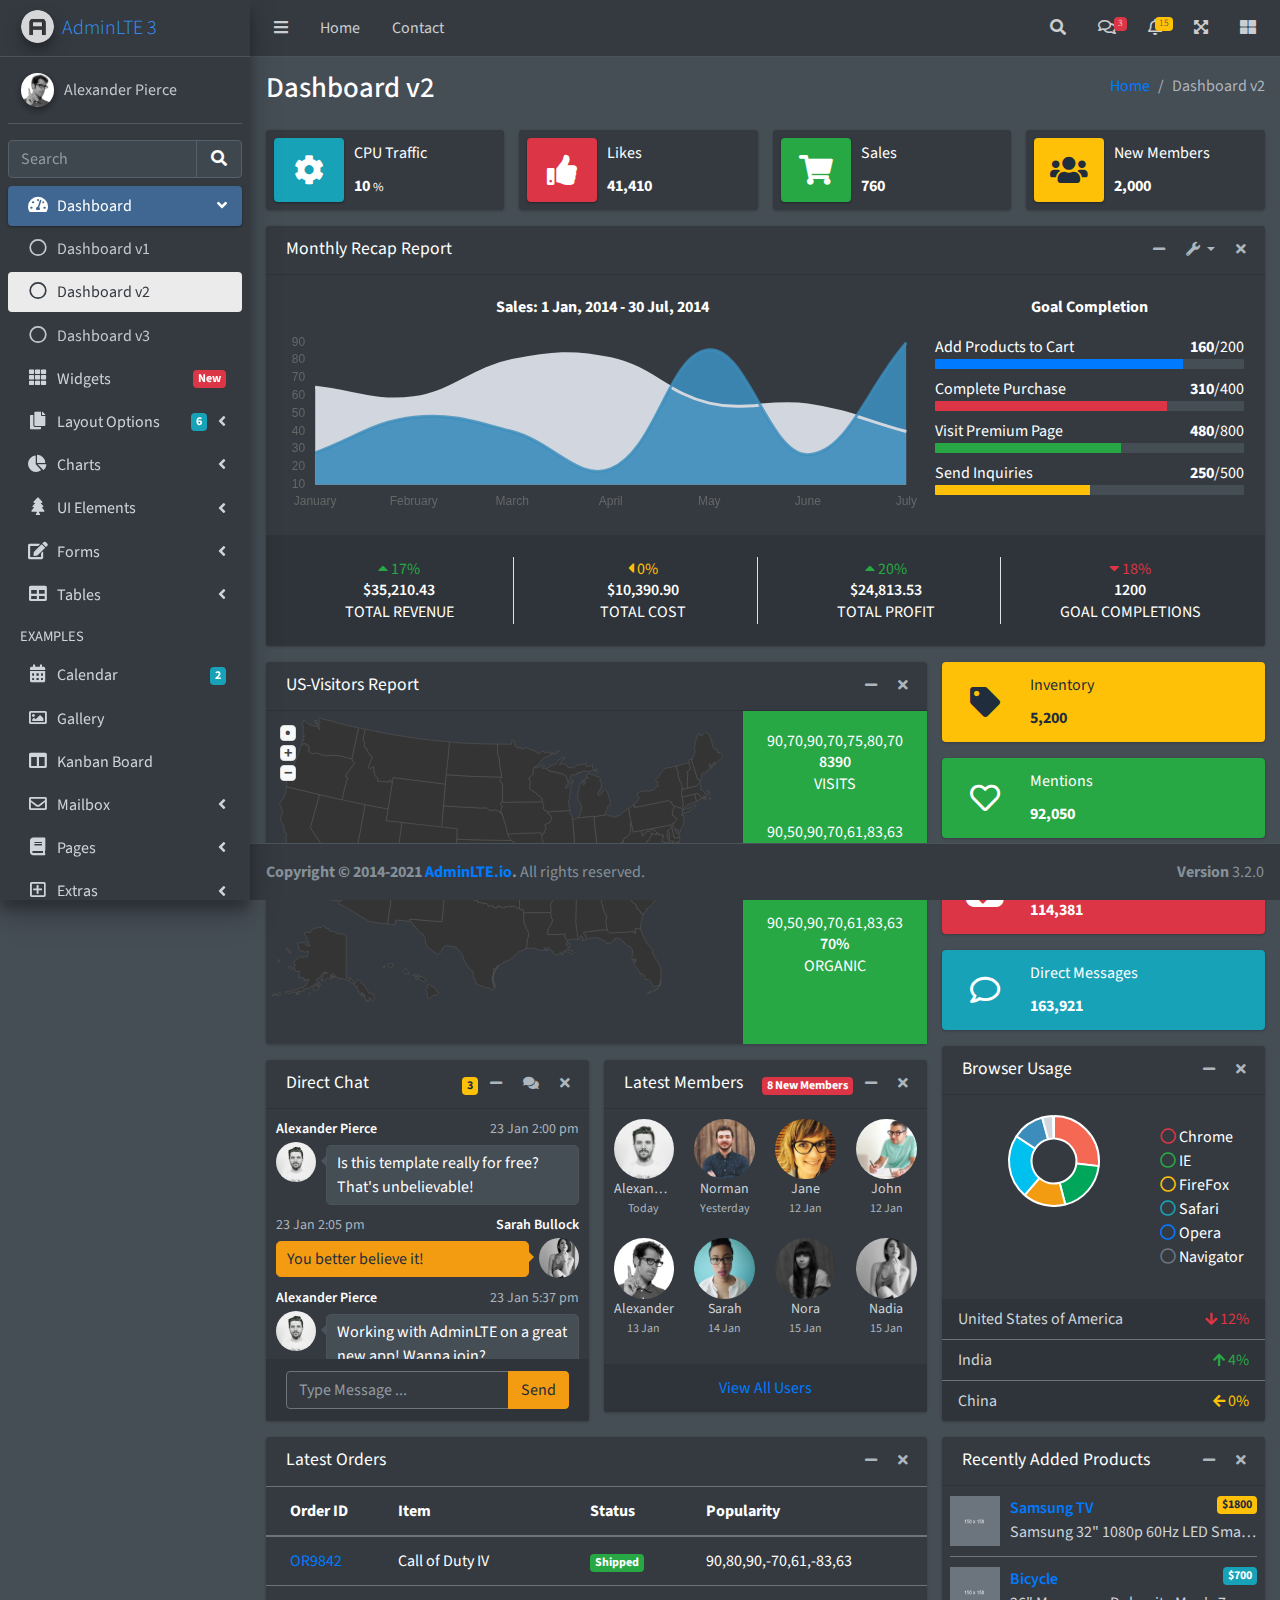
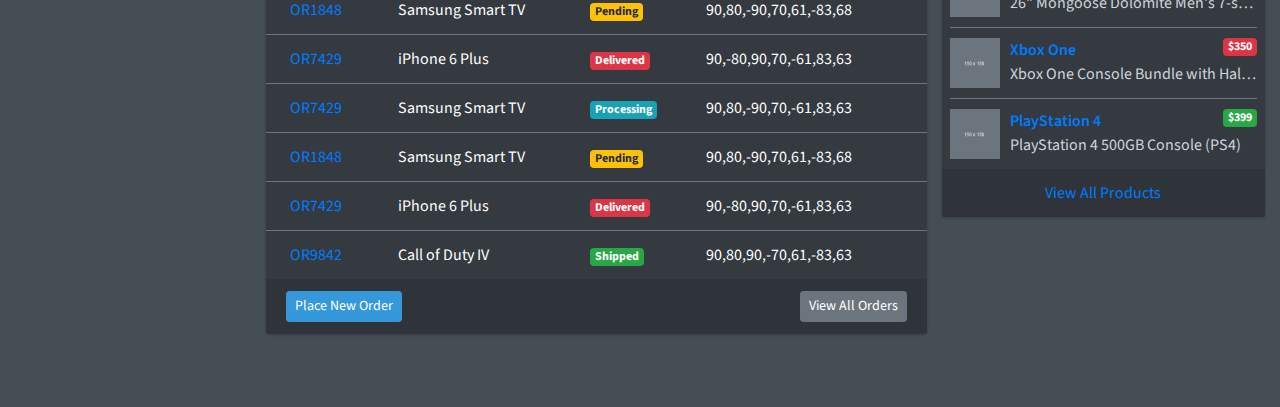
<file: assets/index2.html>
<!DOCTYPE html>
<html lang="en">
<head>
  <meta charset="utf-8">
  <meta name="viewport" content="width=device-width, initial-scale=1">
  <title>AdminLTE 3 | Dashboard 2</title>

  <!-- Google Font: Source Sans Pro -->
  <link rel="stylesheet" href="https://fonts.googleapis.com/css?family=Source+Sans+Pro:300,400,400i,700&display=fallback">
  <!-- Font Awesome Icons -->
  <link rel="stylesheet" href="plugins/fontawesome-free/css/all.min.css">
  <!-- overlayScrollbars -->
  <link rel="stylesheet" href="plugins/overlayScrollbars/css/OverlayScrollbars.min.css">
  <!-- Theme style -->
  <link rel="stylesheet" href="dist/css/adminlte.min.css">
</head>
<body class="hold-transition dark-mode sidebar-mini layout-fixed layout-navbar-fixed layout-footer-fixed">
<div class="wrapper">

  <!-- Preloader -->
  <div class="preloader flex-column justify-content-center align-items-center">
    <img class="animation__wobble" src="dist/img/AdminLTELogo.png" alt="AdminLTELogo" height="60" width="60">
  </div>

  <!-- Navbar -->
  <nav class="main-header navbar navbar-expand navbar-dark">
    <!-- Left navbar links -->
    <ul class="navbar-nav">
      <li class="nav-item">
        <a class="nav-link" data-widget="pushmenu" href="#" role="button"><i class="fas fa-bars"></i></a>
      </li>
      <li class="nav-item d-none d-sm-inline-block">
        <a href="index3.html" class="nav-link">Home</a>
      </li>
      <li class="nav-item d-none d-sm-inline-block">
        <a href="#" class="nav-link">Contact</a>
      </li>
    </ul>

    <!-- Right navbar links -->
    <ul class="navbar-nav ml-auto">
      <!-- Navbar Search -->
      <li class="nav-item">
        <a class="nav-link" data-widget="navbar-search" href="#" role="button">
          <i class="fas fa-search"></i>
        </a>
        <div class="navbar-search-block">
          <form class="form-inline">
            <div class="input-group input-group-sm">
              <input class="form-control form-control-navbar" type="search" placeholder="Search" aria-label="Search">
              <div class="input-group-append">
                <button class="btn btn-navbar" type="submit">
                  <i class="fas fa-search"></i>
                </button>
                <button class="btn btn-navbar" type="button" data-widget="navbar-search">
                  <i class="fas fa-times"></i>
                </button>
              </div>
            </div>
          </form>
        </div>
      </li>

      <!-- Messages Dropdown Menu -->
      <li class="nav-item dropdown">
        <a class="nav-link" data-toggle="dropdown" href="#">
          <i class="far fa-comments"></i>
          <span class="badge badge-danger navbar-badge">3</span>
        </a>
        <div class="dropdown-menu dropdown-menu-lg dropdown-menu-right">
          <a href="#" class="dropdown-item">
            <!-- Message Start -->
            <div class="media">
              <img src="dist/img/user1-128x128.jpg" alt="User Avatar" class="img-size-50 mr-3 img-circle">
              <div class="media-body">
                <h3 class="dropdown-item-title">
                  Brad Diesel
                  <span class="float-right text-sm text-danger"><i class="fas fa-star"></i></span>
                </h3>
                <p class="text-sm">Call me whenever you can...</p>
                <p class="text-sm text-muted"><i class="far fa-clock mr-1"></i> 4 Hours Ago</p>
              </div>
            </div>
            <!-- Message End -->
          </a>
          <div class="dropdown-divider"></div>
          <a href="#" class="dropdown-item">
            <!-- Message Start -->
            <div class="media">
              <img src="dist/img/user8-128x128.jpg" alt="User Avatar" class="img-size-50 img-circle mr-3">
              <div class="media-body">
                <h3 class="dropdown-item-title">
                  John Pierce
                  <span class="float-right text-sm text-muted"><i class="fas fa-star"></i></span>
                </h3>
                <p class="text-sm">I got your message bro</p>
                <p class="text-sm text-muted"><i class="far fa-clock mr-1"></i> 4 Hours Ago</p>
              </div>
            </div>
            <!-- Message End -->
          </a>
          <div class="dropdown-divider"></div>
          <a href="#" class="dropdown-item">
            <!-- Message Start -->
            <div class="media">
              <img src="dist/img/user3-128x128.jpg" alt="User Avatar" class="img-size-50 img-circle mr-3">
              <div class="media-body">
                <h3 class="dropdown-item-title">
                  Nora Silvester
                  <span class="float-right text-sm text-warning"><i class="fas fa-star"></i></span>
                </h3>
                <p class="text-sm">The subject goes here</p>
                <p class="text-sm text-muted"><i class="far fa-clock mr-1"></i> 4 Hours Ago</p>
              </div>
            </div>
            <!-- Message End -->
          </a>
          <div class="dropdown-divider"></div>
          <a href="#" class="dropdown-item dropdown-footer">See All Messages</a>
        </div>
      </li>
      <!-- Notifications Dropdown Menu -->
      <li class="nav-item dropdown">
        <a class="nav-link" data-toggle="dropdown" href="#">
          <i class="far fa-bell"></i>
          <span class="badge badge-warning navbar-badge">15</span>
        </a>
        <div class="dropdown-menu dropdown-menu-lg dropdown-menu-right">
          <span class="dropdown-item dropdown-header">15 Notifications</span>
          <div class="dropdown-divider"></div>
          <a href="#" class="dropdown-item">
            <i class="fas fa-envelope mr-2"></i> 4 new messages
            <span class="float-right text-muted text-sm">3 mins</span>
          </a>
          <div class="dropdown-divider"></div>
          <a href="#" class="dropdown-item">
            <i class="fas fa-users mr-2"></i> 8 friend requests
            <span class="float-right text-muted text-sm">12 hours</span>
          </a>
          <div class="dropdown-divider"></div>
          <a href="#" class="dropdown-item">
            <i class="fas fa-file mr-2"></i> 3 new reports
            <span class="float-right text-muted text-sm">2 days</span>
          </a>
          <div class="dropdown-divider"></div>
          <a href="#" class="dropdown-item dropdown-footer">See All Notifications</a>
        </div>
      </li>
      <li class="nav-item">
        <a class="nav-link" data-widget="fullscreen" href="#" role="button">
          <i class="fas fa-expand-arrows-alt"></i>
        </a>
      </li>
      <li class="nav-item">
        <a class="nav-link" data-widget="control-sidebar" data-slide="true" href="#" role="button">
          <i class="fas fa-th-large"></i>
        </a>
      </li>
    </ul>
  </nav>
  <!-- /.navbar -->

  <!-- Main Sidebar Container -->
  <aside class="main-sidebar sidebar-dark-primary elevation-4">
    <!-- Brand Logo -->
    <a href="index3.html" class="brand-link">
      <img src="dist/img/AdminLTELogo.png" alt="AdminLTE Logo" class="brand-image img-circle elevation-3" style="opacity: .8">
      <span class="brand-text font-weight-light">AdminLTE 3</span>
    </a>

    <!-- Sidebar -->
    <div class="sidebar">
      <!-- Sidebar user panel (optional) -->
      <div class="user-panel mt-3 pb-3 mb-3 d-flex">
        <div class="image">
          <img src="dist/img/user2-160x160.jpg" class="img-circle elevation-2" alt="User Image">
        </div>
        <div class="info">
          <a href="#" class="d-block">Alexander Pierce</a>
        </div>
      </div>

      <!-- SidebarSearch Form -->
      <div class="form-inline">
        <div class="input-group" data-widget="sidebar-search">
          <input class="form-control form-control-sidebar" type="search" placeholder="Search" aria-label="Search">
          <div class="input-group-append">
            <button class="btn btn-sidebar">
              <i class="fas fa-search fa-fw"></i>
            </button>
          </div>
        </div>
      </div>

      <!-- Sidebar Menu -->
      <nav class="mt-2">
        <ul class="nav nav-pills nav-sidebar flex-column" data-widget="treeview" role="menu" data-accordion="false">
          <!-- Add icons to the links using the .nav-icon class
               with font-awesome or any other icon font library -->
          <li class="nav-item menu-open">
            <a href="#" class="nav-link active">
              <i class="nav-icon fas fa-tachometer-alt"></i>
              <p>
                Dashboard
                <i class="right fas fa-angle-left"></i>
              </p>
            </a>
            <ul class="nav nav-treeview">
              <li class="nav-item">
                <a href="./index.html" class="nav-link">
                  <i class="far fa-circle nav-icon"></i>
                  <p>Dashboard v1</p>
                </a>
              </li>
              <li class="nav-item">
                <a href="./index2.html" class="nav-link active">
                  <i class="far fa-circle nav-icon"></i>
                  <p>Dashboard v2</p>
                </a>
              </li>
              <li class="nav-item">
                <a href="./index3.html" class="nav-link">
                  <i class="far fa-circle nav-icon"></i>
                  <p>Dashboard v3</p>
                </a>
              </li>
            </ul>
          </li>
          <li class="nav-item">
            <a href="pages/widgets.html" class="nav-link">
              <i class="nav-icon fas fa-th"></i>
              <p>
                Widgets
                <span class="right badge badge-danger">New</span>
              </p>
            </a>
          </li>
          <li class="nav-item">
            <a href="#" class="nav-link">
              <i class="nav-icon fas fa-copy"></i>
              <p>
                Layout Options
                <i class="fas fa-angle-left right"></i>
                <span class="badge badge-info right">6</span>
              </p>
            </a>
            <ul class="nav nav-treeview">
              <li class="nav-item">
                <a href="pages/layout/top-nav.html" class="nav-link">
                  <i class="far fa-circle nav-icon"></i>
                  <p>Top Navigation</p>
                </a>
              </li>
              <li class="nav-item">
                <a href="pages/layout/top-nav-sidebar.html" class="nav-link">
                  <i class="far fa-circle nav-icon"></i>
                  <p>Top Navigation + Sidebar</p>
                </a>
              </li>
              <li class="nav-item">
                <a href="pages/layout/boxed.html" class="nav-link">
                  <i class="far fa-circle nav-icon"></i>
                  <p>Boxed</p>
                </a>
              </li>
              <li class="nav-item">
                <a href="pages/layout/fixed-sidebar.html" class="nav-link">
                  <i class="far fa-circle nav-icon"></i>
                  <p>Fixed Sidebar</p>
                </a>
              </li>
              <li class="nav-item">
                <a href="pages/layout/fixed-sidebar-custom.html" class="nav-link">
                  <i class="far fa-circle nav-icon"></i>
                  <p>Fixed Sidebar <small>+ Custom Area</small></p>
                </a>
              </li>
              <li class="nav-item">
                <a href="pages/layout/fixed-topnav.html" class="nav-link">
                  <i class="far fa-circle nav-icon"></i>
                  <p>Fixed Navbar</p>
                </a>
              </li>
              <li class="nav-item">
                <a href="pages/layout/fixed-footer.html" class="nav-link">
                  <i class="far fa-circle nav-icon"></i>
                  <p>Fixed Footer</p>
                </a>
              </li>
              <li class="nav-item">
                <a href="pages/layout/collapsed-sidebar.html" class="nav-link">
                  <i class="far fa-circle nav-icon"></i>
                  <p>Collapsed Sidebar</p>
                </a>
              </li>
            </ul>
          </li>
          <li class="nav-item">
            <a href="#" class="nav-link">
              <i class="nav-icon fas fa-chart-pie"></i>
              <p>
                Charts
                <i class="right fas fa-angle-left"></i>
              </p>
            </a>
            <ul class="nav nav-treeview">
              <li class="nav-item">
                <a href="pages/charts/chartjs.html" class="nav-link">
                  <i class="far fa-circle nav-icon"></i>
                  <p>ChartJS</p>
                </a>
              </li>
              <li class="nav-item">
                <a href="pages/charts/flot.html" class="nav-link">
                  <i class="far fa-circle nav-icon"></i>
                  <p>Flot</p>
                </a>
              </li>
              <li class="nav-item">
                <a href="pages/charts/inline.html" class="nav-link">
                  <i class="far fa-circle nav-icon"></i>
                  <p>Inline</p>
                </a>
              </li>
              <li class="nav-item">
                <a href="pages/charts/uplot.html" class="nav-link">
                  <i class="far fa-circle nav-icon"></i>
                  <p>uPlot</p>
                </a>
              </li>
            </ul>
          </li>
          <li class="nav-item">
            <a href="#" class="nav-link">
              <i class="nav-icon fas fa-tree"></i>
              <p>
                UI Elements
                <i class="fas fa-angle-left right"></i>
              </p>
            </a>
            <ul class="nav nav-treeview">
              <li class="nav-item">
                <a href="pages/UI/general.html" class="nav-link">
                  <i class="far fa-circle nav-icon"></i>
                  <p>General</p>
                </a>
              </li>
              <li class="nav-item">
                <a href="pages/UI/icons.html" class="nav-link">
                  <i class="far fa-circle nav-icon"></i>
                  <p>Icons</p>
                </a>
              </li>
              <li class="nav-item">
                <a href="pages/UI/buttons.html" class="nav-link">
                  <i class="far fa-circle nav-icon"></i>
                  <p>Buttons</p>
                </a>
              </li>
              <li class="nav-item">
                <a href="pages/UI/sliders.html" class="nav-link">
                  <i class="far fa-circle nav-icon"></i>
                  <p>Sliders</p>
                </a>
              </li>
              <li class="nav-item">
                <a href="pages/UI/modals.html" class="nav-link">
                  <i class="far fa-circle nav-icon"></i>
                  <p>Modals & Alerts</p>
                </a>
              </li>
              <li class="nav-item">
                <a href="pages/UI/navbar.html" class="nav-link">
                  <i class="far fa-circle nav-icon"></i>
                  <p>Navbar & Tabs</p>
                </a>
              </li>
              <li class="nav-item">
                <a href="pages/UI/timeline.html" class="nav-link">
                  <i class="far fa-circle nav-icon"></i>
                  <p>Timeline</p>
                </a>
              </li>
              <li class="nav-item">
                <a href="pages/UI/ribbons.html" class="nav-link">
                  <i class="far fa-circle nav-icon"></i>
                  <p>Ribbons</p>
                </a>
              </li>
            </ul>
          </li>
          <li class="nav-item">
            <a href="#" class="nav-link">
              <i class="nav-icon fas fa-edit"></i>
              <p>
                Forms
                <i class="fas fa-angle-left right"></i>
              </p>
            </a>
            <ul class="nav nav-treeview">
              <li class="nav-item">
                <a href="pages/forms/general.html" class="nav-link">
                  <i class="far fa-circle nav-icon"></i>
                  <p>General Elements</p>
                </a>
              </li>
              <li class="nav-item">
                <a href="pages/forms/advanced.html" class="nav-link">
                  <i class="far fa-circle nav-icon"></i>
                  <p>Advanced Elements</p>
                </a>
              </li>
              <li class="nav-item">
                <a href="pages/forms/editors.html" class="nav-link">
                  <i class="far fa-circle nav-icon"></i>
                  <p>Editors</p>
                </a>
              </li>
              <li class="nav-item">
                <a href="pages/forms/validation.html" class="nav-link">
                  <i class="far fa-circle nav-icon"></i>
                  <p>Validation</p>
                </a>
              </li>
            </ul>
          </li>
          <li class="nav-item">
            <a href="#" class="nav-link">
              <i class="nav-icon fas fa-table"></i>
              <p>
                Tables
                <i class="fas fa-angle-left right"></i>
              </p>
            </a>
            <ul class="nav nav-treeview">
              <li class="nav-item">
                <a href="pages/tables/simple.html" class="nav-link">
                  <i class="far fa-circle nav-icon"></i>
                  <p>Simple Tables</p>
                </a>
              </li>
              <li class="nav-item">
                <a href="pages/tables/data.html" class="nav-link">
                  <i class="far fa-circle nav-icon"></i>
                  <p>DataTables</p>
                </a>
              </li>
              <li class="nav-item">
                <a href="pages/tables/jsgrid.html" class="nav-link">
                  <i class="far fa-circle nav-icon"></i>
                  <p>jsGrid</p>
                </a>
              </li>
            </ul>
          </li>
          <li class="nav-header">EXAMPLES</li>
          <li class="nav-item">
            <a href="pages/calendar.html" class="nav-link">
              <i class="nav-icon fas fa-calendar-alt"></i>
              <p>
                Calendar
                <span class="badge badge-info right">2</span>
              </p>
            </a>
          </li>
          <li class="nav-item">
            <a href="pages/gallery.html" class="nav-link">
              <i class="nav-icon far fa-image"></i>
              <p>
                Gallery
              </p>
            </a>
          </li>
          <li class="nav-item">
            <a href="pages/kanban.html" class="nav-link">
              <i class="nav-icon fas fa-columns"></i>
              <p>
                Kanban Board
              </p>
            </a>
          </li>
          <li class="nav-item">
            <a href="#" class="nav-link">
              <i class="nav-icon far fa-envelope"></i>
              <p>
                Mailbox
                <i class="fas fa-angle-left right"></i>
              </p>
            </a>
            <ul class="nav nav-treeview">
              <li class="nav-item">
                <a href="pages/mailbox/mailbox.html" class="nav-link">
                  <i class="far fa-circle nav-icon"></i>
                  <p>Inbox</p>
                </a>
              </li>
              <li class="nav-item">
                <a href="pages/mailbox/compose.html" class="nav-link">
                  <i class="far fa-circle nav-icon"></i>
                  <p>Compose</p>
                </a>
              </li>
              <li class="nav-item">
                <a href="pages/mailbox/read-mail.html" class="nav-link">
                  <i class="far fa-circle nav-icon"></i>
                  <p>Read</p>
                </a>
              </li>
            </ul>
          </li>
          <li class="nav-item">
            <a href="#" class="nav-link">
              <i class="nav-icon fas fa-book"></i>
              <p>
                Pages
                <i class="fas fa-angle-left right"></i>
              </p>
            </a>
            <ul class="nav nav-treeview">
              <li class="nav-item">
                <a href="pages/examples/invoice.html" class="nav-link">
                  <i class="far fa-circle nav-icon"></i>
                  <p>Invoice</p>
                </a>
              </li>
              <li class="nav-item">
                <a href="pages/examples/profile.html" class="nav-link">
                  <i class="far fa-circle nav-icon"></i>
                  <p>Profile</p>
                </a>
              </li>
              <li class="nav-item">
                <a href="pages/examples/e-commerce.html" class="nav-link">
                  <i class="far fa-circle nav-icon"></i>
                  <p>E-commerce</p>
                </a>
              </li>
              <li class="nav-item">
                <a href="pages/examples/projects.html" class="nav-link">
                  <i class="far fa-circle nav-icon"></i>
                  <p>Projects</p>
                </a>
              </li>
              <li class="nav-item">
                <a href="pages/examples/project-add.html" class="nav-link">
                  <i class="far fa-circle nav-icon"></i>
                  <p>Project Add</p>
                </a>
              </li>
              <li class="nav-item">
                <a href="pages/examples/project-edit.html" class="nav-link">
                  <i class="far fa-circle nav-icon"></i>
                  <p>Project Edit</p>
                </a>
              </li>
              <li class="nav-item">
                <a href="pages/examples/project-detail.html" class="nav-link">
                  <i class="far fa-circle nav-icon"></i>
                  <p>Project Detail</p>
                </a>
              </li>
              <li class="nav-item">
                <a href="pages/examples/contacts.html" class="nav-link">
                  <i class="far fa-circle nav-icon"></i>
                  <p>Contacts</p>
                </a>
              </li>
              <li class="nav-item">
                <a href="pages/examples/faq.html" class="nav-link">
                  <i class="far fa-circle nav-icon"></i>
                  <p>FAQ</p>
                </a>
              </li>
              <li class="nav-item">
                <a href="pages/examples/contact-us.html" class="nav-link">
                  <i class="far fa-circle nav-icon"></i>
                  <p>Contact us</p>
                </a>
              </li>
            </ul>
          </li>
          <li class="nav-item">
            <a href="#" class="nav-link">
              <i class="nav-icon far fa-plus-square"></i>
              <p>
                Extras
                <i class="fas fa-angle-left right"></i>
              </p>
            </a>
            <ul class="nav nav-treeview">
              <li class="nav-item">
                <a href="#" class="nav-link">
                  <i class="far fa-circle nav-icon"></i>
                  <p>
                    Login & Register v1
                    <i class="fas fa-angle-left right"></i>
                  </p>
                </a>
                <ul class="nav nav-treeview">
                  <li class="nav-item">
                    <a href="pages/examples/login.html" class="nav-link">
                      <i class="far fa-circle nav-icon"></i>
                      <p>Login v1</p>
                    </a>
                  </li>
                  <li class="nav-item">
                    <a href="pages/examples/register.html" class="nav-link">
                      <i class="far fa-circle nav-icon"></i>
                      <p>Register v1</p>
                    </a>
                  </li>
                  <li class="nav-item">
                    <a href="pages/examples/forgot-password.html" class="nav-link">
                      <i class="far fa-circle nav-icon"></i>
                      <p>Forgot Password v1</p>
                    </a>
                  </li>
                  <li class="nav-item">
                    <a href="pages/examples/recover-password.html" class="nav-link">
                      <i class="far fa-circle nav-icon"></i>
                      <p>Recover Password v1</p>
                    </a>
                  </li>
                </ul>
              </li>
              <li class="nav-item">
                <a href="#" class="nav-link">
                  <i class="far fa-circle nav-icon"></i>
                  <p>
                    Login & Register v2
                    <i class="fas fa-angle-left right"></i>
                  </p>
                </a>
                <ul class="nav nav-treeview">
                  <li class="nav-item">
                    <a href="pages/examples/login-v2.html" class="nav-link">
                      <i class="far fa-circle nav-icon"></i>
                      <p>Login v2</p>
                    </a>
                  </li>
                  <li class="nav-item">
                    <a href="pages/examples/register-v2.html" class="nav-link">
                      <i class="far fa-circle nav-icon"></i>
                      <p>Register v2</p>
                    </a>
                  </li>
                  <li class="nav-item">
                    <a href="pages/examples/forgot-password-v2.html" class="nav-link">
                      <i class="far fa-circle nav-icon"></i>
                      <p>Forgot Password v2</p>
                    </a>
                  </li>
                  <li class="nav-item">
                    <a href="pages/examples/recover-password-v2.html" class="nav-link">
                      <i class="far fa-circle nav-icon"></i>
                      <p>Recover Password v2</p>
                    </a>
                  </li>
                </ul>
              </li>
              <li class="nav-item">
                <a href="pages/examples/lockscreen.html" class="nav-link">
                  <i class="far fa-circle nav-icon"></i>
                  <p>Lockscreen</p>
                </a>
              </li>
              <li class="nav-item">
                <a href="pages/examples/legacy-user-menu.html" class="nav-link">
                  <i class="far fa-circle nav-icon"></i>
                  <p>Legacy User Menu</p>
                </a>
              </li>
              <li class="nav-item">
                <a href="pages/examples/language-menu.html" class="nav-link">
                  <i class="far fa-circle nav-icon"></i>
                  <p>Language Menu</p>
                </a>
              </li>
              <li class="nav-item">
                <a href="pages/examples/404.html" class="nav-link">
                  <i class="far fa-circle nav-icon"></i>
                  <p>Error 404</p>
                </a>
              </li>
              <li class="nav-item">
                <a href="pages/examples/500.html" class="nav-link">
                  <i class="far fa-circle nav-icon"></i>
                  <p>Error 500</p>
                </a>
              </li>
              <li class="nav-item">
                <a href="pages/examples/pace.html" class="nav-link">
                  <i class="far fa-circle nav-icon"></i>
                  <p>Pace</p>
                </a>
              </li>
              <li class="nav-item">
                <a href="pages/examples/blank.html" class="nav-link">
                  <i class="far fa-circle nav-icon"></i>
                  <p>Blank Page</p>
                </a>
              </li>
              <li class="nav-item">
                <a href="starter.html" class="nav-link">
                  <i class="far fa-circle nav-icon"></i>
                  <p>Starter Page</p>
                </a>
              </li>
            </ul>
          </li>
          <li class="nav-item">
            <a href="#" class="nav-link">
              <i class="nav-icon fas fa-search"></i>
              <p>
                Search
                <i class="fas fa-angle-left right"></i>
              </p>
            </a>
            <ul class="nav nav-treeview">
              <li class="nav-item">
                <a href="pages/search/simple.html" class="nav-link">
                  <i class="far fa-circle nav-icon"></i>
                  <p>Simple Search</p>
                </a>
              </li>
              <li class="nav-item">
                <a href="pages/search/enhanced.html" class="nav-link">
                  <i class="far fa-circle nav-icon"></i>
                  <p>Enhanced</p>
                </a>
              </li>
            </ul>
          </li>
          <li class="nav-header">MISCELLANEOUS</li>
          <li class="nav-item">
            <a href="iframe.html" class="nav-link">
              <i class="nav-icon fas fa-ellipsis-h"></i>
              <p>Tabbed IFrame Plugin</p>
            </a>
          </li>
          <li class="nav-item">
            <a href="https://adminlte.io/docs/3.1/" class="nav-link">
              <i class="nav-icon fas fa-file"></i>
              <p>Documentation</p>
            </a>
          </li>
          <li class="nav-header">MULTI LEVEL EXAMPLE</li>
          <li class="nav-item">
            <a href="#" class="nav-link">
              <i class="fas fa-circle nav-icon"></i>
              <p>Level 1</p>
            </a>
          </li>
          <li class="nav-item">
            <a href="#" class="nav-link">
              <i class="nav-icon fas fa-circle"></i>
              <p>
                Level 1
                <i class="right fas fa-angle-left"></i>
              </p>
            </a>
            <ul class="nav nav-treeview">
              <li class="nav-item">
                <a href="#" class="nav-link">
                  <i class="far fa-circle nav-icon"></i>
                  <p>Level 2</p>
                </a>
              </li>
              <li class="nav-item">
                <a href="#" class="nav-link">
                  <i class="far fa-circle nav-icon"></i>
                  <p>
                    Level 2
                    <i class="right fas fa-angle-left"></i>
                  </p>
                </a>
                <ul class="nav nav-treeview">
                  <li class="nav-item">
                    <a href="#" class="nav-link">
                      <i class="far fa-dot-circle nav-icon"></i>
                      <p>Level 3</p>
                    </a>
                  </li>
                  <li class="nav-item">
                    <a href="#" class="nav-link">
                      <i class="far fa-dot-circle nav-icon"></i>
                      <p>Level 3</p>
                    </a>
                  </li>
                  <li class="nav-item">
                    <a href="#" class="nav-link">
                      <i class="far fa-dot-circle nav-icon"></i>
                      <p>Level 3</p>
                    </a>
                  </li>
                </ul>
              </li>
              <li class="nav-item">
                <a href="#" class="nav-link">
                  <i class="far fa-circle nav-icon"></i>
                  <p>Level 2</p>
                </a>
              </li>
            </ul>
          </li>
          <li class="nav-item">
            <a href="#" class="nav-link">
              <i class="fas fa-circle nav-icon"></i>
              <p>Level 1</p>
            </a>
          </li>
          <li class="nav-header">LABELS</li>
          <li class="nav-item">
            <a href="#" class="nav-link">
              <i class="nav-icon far fa-circle text-danger"></i>
              <p class="text">Important</p>
            </a>
          </li>
          <li class="nav-item">
            <a href="#" class="nav-link">
              <i class="nav-icon far fa-circle text-warning"></i>
              <p>Warning</p>
            </a>
          </li>
          <li class="nav-item">
            <a href="#" class="nav-link">
              <i class="nav-icon far fa-circle text-info"></i>
              <p>Informational</p>
            </a>
          </li>
        </ul>
      </nav>
      <!-- /.sidebar-menu -->
    </div>
    <!-- /.sidebar -->
  </aside>

  <!-- Content Wrapper. Contains page content -->
  <div class="content-wrapper">
    <!-- Content Header (Page header) -->
    <div class="content-header">
      <div class="container-fluid">
        <div class="row mb-2">
          <div class="col-sm-6">
            <h1 class="m-0">Dashboard v2</h1>
          </div><!-- /.col -->
          <div class="col-sm-6">
            <ol class="breadcrumb float-sm-right">
              <li class="breadcrumb-item"><a href="#">Home</a></li>
              <li class="breadcrumb-item active">Dashboard v2</li>
            </ol>
          </div><!-- /.col -->
        </div><!-- /.row -->
      </div><!-- /.container-fluid -->
    </div>
    <!-- /.content-header -->

    <!-- Main content -->
    <section class="content">
      <div class="container-fluid">
        <!-- Info boxes -->
        <div class="row">
          <div class="col-12 col-sm-6 col-md-3">
            <div class="info-box">
              <span class="info-box-icon bg-info elevation-1"><i class="fas fa-cog"></i></span>

              <div class="info-box-content">
                <span class="info-box-text">CPU Traffic</span>
                <span class="info-box-number">
                  10
                  <small>%</small>
                </span>
              </div>
              <!-- /.info-box-content -->
            </div>
            <!-- /.info-box -->
          </div>
          <!-- /.col -->
          <div class="col-12 col-sm-6 col-md-3">
            <div class="info-box mb-3">
              <span class="info-box-icon bg-danger elevation-1"><i class="fas fa-thumbs-up"></i></span>

              <div class="info-box-content">
                <span class="info-box-text">Likes</span>
                <span class="info-box-number">41,410</span>
              </div>
              <!-- /.info-box-content -->
            </div>
            <!-- /.info-box -->
          </div>
          <!-- /.col -->

          <!-- fix for small devices only -->
          <div class="clearfix hidden-md-up"></div>

          <div class="col-12 col-sm-6 col-md-3">
            <div class="info-box mb-3">
              <span class="info-box-icon bg-success elevation-1"><i class="fas fa-shopping-cart"></i></span>

              <div class="info-box-content">
                <span class="info-box-text">Sales</span>
                <span class="info-box-number">760</span>
              </div>
              <!-- /.info-box-content -->
            </div>
            <!-- /.info-box -->
          </div>
          <!-- /.col -->
          <div class="col-12 col-sm-6 col-md-3">
            <div class="info-box mb-3">
              <span class="info-box-icon bg-warning elevation-1"><i class="fas fa-users"></i></span>

              <div class="info-box-content">
                <span class="info-box-text">New Members</span>
                <span class="info-box-number">2,000</span>
              </div>
              <!-- /.info-box-content -->
            </div>
            <!-- /.info-box -->
          </div>
          <!-- /.col -->
        </div>
        <!-- /.row -->

        <div class="row">
          <div class="col-md-12">
            <div class="card">
              <div class="card-header">
                <h5 class="card-title">Monthly Recap Report</h5>

                <div class="card-tools">
                  <button type="button" class="btn btn-tool" data-card-widget="collapse">
                    <i class="fas fa-minus"></i>
                  </button>
                  <div class="btn-group">
                    <button type="button" class="btn btn-tool dropdown-toggle" data-toggle="dropdown">
                      <i class="fas fa-wrench"></i>
                    </button>
                    <div class="dropdown-menu dropdown-menu-right" role="menu">
                      <a href="#" class="dropdown-item">Action</a>
                      <a href="#" class="dropdown-item">Another action</a>
                      <a href="#" class="dropdown-item">Something else here</a>
                      <a class="dropdown-divider"></a>
                      <a href="#" class="dropdown-item">Separated link</a>
                    </div>
                  </div>
                  <button type="button" class="btn btn-tool" data-card-widget="remove">
                    <i class="fas fa-times"></i>
                  </button>
                </div>
              </div>
              <!-- /.card-header -->
              <div class="card-body">
                <div class="row">
                  <div class="col-md-8">
                    <p class="text-center">
                      <strong>Sales: 1 Jan, 2014 - 30 Jul, 2014</strong>
                    </p>

                    <div class="chart">
                      <!-- Sales Chart Canvas -->
                      <canvas id="salesChart" height="180" style="height: 180px;"></canvas>
                    </div>
                    <!-- /.chart-responsive -->
                  </div>
                  <!-- /.col -->
                  <div class="col-md-4">
                    <p class="text-center">
                      <strong>Goal Completion</strong>
                    </p>

                    <div class="progress-group">
                      Add Products to Cart
                      <span class="float-right"><b>160</b>/200</span>
                      <div class="progress progress-sm">
                        <div class="progress-bar bg-primary" style="width: 80%"></div>
                      </div>
                    </div>
                    <!-- /.progress-group -->

                    <div class="progress-group">
                      Complete Purchase
                      <span class="float-right"><b>310</b>/400</span>
                      <div class="progress progress-sm">
                        <div class="progress-bar bg-danger" style="width: 75%"></div>
                      </div>
                    </div>

                    <!-- /.progress-group -->
                    <div class="progress-group">
                      <span class="progress-text">Visit Premium Page</span>
                      <span class="float-right"><b>480</b>/800</span>
                      <div class="progress progress-sm">
                        <div class="progress-bar bg-success" style="width: 60%"></div>
                      </div>
                    </div>

                    <!-- /.progress-group -->
                    <div class="progress-group">
                      Send Inquiries
                      <span class="float-right"><b>250</b>/500</span>
                      <div class="progress progress-sm">
                        <div class="progress-bar bg-warning" style="width: 50%"></div>
                      </div>
                    </div>
                    <!-- /.progress-group -->
                  </div>
                  <!-- /.col -->
                </div>
                <!-- /.row -->
              </div>
              <!-- ./card-body -->
              <div class="card-footer">
                <div class="row">
                  <div class="col-sm-3 col-6">
                    <div class="description-block border-right">
                      <span class="description-percentage text-success"><i class="fas fa-caret-up"></i> 17%</span>
                      <h5 class="description-header">$35,210.43</h5>
                      <span class="description-text">TOTAL REVENUE</span>
                    </div>
                    <!-- /.description-block -->
                  </div>
                  <!-- /.col -->
                  <div class="col-sm-3 col-6">
                    <div class="description-block border-right">
                      <span class="description-percentage text-warning"><i class="fas fa-caret-left"></i> 0%</span>
                      <h5 class="description-header">$10,390.90</h5>
                      <span class="description-text">TOTAL COST</span>
                    </div>
                    <!-- /.description-block -->
                  </div>
                  <!-- /.col -->
                  <div class="col-sm-3 col-6">
                    <div class="description-block border-right">
                      <span class="description-percentage text-success"><i class="fas fa-caret-up"></i> 20%</span>
                      <h5 class="description-header">$24,813.53</h5>
                      <span class="description-text">TOTAL PROFIT</span>
                    </div>
                    <!-- /.description-block -->
                  </div>
                  <!-- /.col -->
                  <div class="col-sm-3 col-6">
                    <div class="description-block">
                      <span class="description-percentage text-danger"><i class="fas fa-caret-down"></i> 18%</span>
                      <h5 class="description-header">1200</h5>
                      <span class="description-text">GOAL COMPLETIONS</span>
                    </div>
                    <!-- /.description-block -->
                  </div>
                </div>
                <!-- /.row -->
              </div>
              <!-- /.card-footer -->
            </div>
            <!-- /.card -->
          </div>
          <!-- /.col -->
        </div>
        <!-- /.row -->

        <!-- Main row -->
        <div class="row">
          <!-- Left col -->
          <div class="col-md-8">
            <!-- MAP & BOX PANE -->
            <div class="card">
              <div class="card-header">
                <h3 class="card-title">US-Visitors Report</h3>

                <div class="card-tools">
                  <button type="button" class="btn btn-tool" data-card-widget="collapse">
                    <i class="fas fa-minus"></i>
                  </button>
                  <button type="button" class="btn btn-tool" data-card-widget="remove">
                    <i class="fas fa-times"></i>
                  </button>
                </div>
              </div>
              <!-- /.card-header -->
              <div class="card-body p-0">
                <div class="d-md-flex">
                  <div class="p-1 flex-fill" style="overflow: hidden">
                    <!-- Map will be created here -->
                    <div id="world-map-markers" style="height: 325px; overflow: hidden">
                      <div class="map"></div>
                    </div>
                  </div>
                  <div class="card-pane-right bg-success pt-2 pb-2 pl-4 pr-4">
                    <div class="description-block mb-4">
                      <div class="sparkbar pad" data-color="#fff">90,70,90,70,75,80,70</div>
                      <h5 class="description-header">8390</h5>
                      <span class="description-text">Visits</span>
                    </div>
                    <!-- /.description-block -->
                    <div class="description-block mb-4">
                      <div class="sparkbar pad" data-color="#fff">90,50,90,70,61,83,63</div>
                      <h5 class="description-header">30%</h5>
                      <span class="description-text">Referrals</span>
                    </div>
                    <!-- /.description-block -->
                    <div class="description-block">
                      <div class="sparkbar pad" data-color="#fff">90,50,90,70,61,83,63</div>
                      <h5 class="description-header">70%</h5>
                      <span class="description-text">Organic</span>
                    </div>
                    <!-- /.description-block -->
                  </div><!-- /.card-pane-right -->
                </div><!-- /.d-md-flex -->
              </div>
              <!-- /.card-body -->
            </div>
            <!-- /.card -->
            <div class="row">
              <div class="col-md-6">
                <!-- DIRECT CHAT -->
                <div class="card direct-chat direct-chat-warning">
                  <div class="card-header">
                    <h3 class="card-title">Direct Chat</h3>

                    <div class="card-tools">
                      <span title="3 New Messages" class="badge badge-warning">3</span>
                      <button type="button" class="btn btn-tool" data-card-widget="collapse">
                        <i class="fas fa-minus"></i>
                      </button>
                      <button type="button" class="btn btn-tool" title="Contacts" data-widget="chat-pane-toggle">
                        <i class="fas fa-comments"></i>
                      </button>
                      <button type="button" class="btn btn-tool" data-card-widget="remove">
                        <i class="fas fa-times"></i>
                      </button>
                    </div>
                  </div>
                  <!-- /.card-header -->
                  <div class="card-body">
                    <!-- Conversations are loaded here -->
                    <div class="direct-chat-messages">
                      <!-- Message. Default to the left -->
                      <div class="direct-chat-msg">
                        <div class="direct-chat-infos clearfix">
                          <span class="direct-chat-name float-left">Alexander Pierce</span>
                          <span class="direct-chat-timestamp float-right">23 Jan 2:00 pm</span>
                        </div>
                        <!-- /.direct-chat-infos -->
                        <img class="direct-chat-img" src="dist/img/user1-128x128.jpg" alt="message user image">
                        <!-- /.direct-chat-img -->
                        <div class="direct-chat-text">
                          Is this template really for free? That's unbelievable!
                        </div>
                        <!-- /.direct-chat-text -->
                      </div>
                      <!-- /.direct-chat-msg -->

                      <!-- Message to the right -->
                      <div class="direct-chat-msg right">
                        <div class="direct-chat-infos clearfix">
                          <span class="direct-chat-name float-right">Sarah Bullock</span>
                          <span class="direct-chat-timestamp float-left">23 Jan 2:05 pm</span>
                        </div>
                        <!-- /.direct-chat-infos -->
                        <img class="direct-chat-img" src="dist/img/user3-128x128.jpg" alt="message user image">
                        <!-- /.direct-chat-img -->
                        <div class="direct-chat-text">
                          You better believe it!
                        </div>
                        <!-- /.direct-chat-text -->
                      </div>
                      <!-- /.direct-chat-msg -->

                      <!-- Message. Default to the left -->
                      <div class="direct-chat-msg">
                        <div class="direct-chat-infos clearfix">
                          <span class="direct-chat-name float-left">Alexander Pierce</span>
                          <span class="direct-chat-timestamp float-right">23 Jan 5:37 pm</span>
                        </div>
                        <!-- /.direct-chat-infos -->
                        <img class="direct-chat-img" src="dist/img/user1-128x128.jpg" alt="message user image">
                        <!-- /.direct-chat-img -->
                        <div class="direct-chat-text">
                          Working with AdminLTE on a great new app! Wanna join?
                        </div>
                        <!-- /.direct-chat-text -->
                      </div>
                      <!-- /.direct-chat-msg -->

                      <!-- Message to the right -->
                      <div class="direct-chat-msg right">
                        <div class="direct-chat-infos clearfix">
                          <span class="direct-chat-name float-right">Sarah Bullock</span>
                          <span class="direct-chat-timestamp float-left">23 Jan 6:10 pm</span>
                        </div>
                        <!-- /.direct-chat-infos -->
                        <img class="direct-chat-img" src="dist/img/user3-128x128.jpg" alt="message user image">
                        <!-- /.direct-chat-img -->
                        <div class="direct-chat-text">
                          I would love to.
                        </div>
                        <!-- /.direct-chat-text -->
                      </div>
                      <!-- /.direct-chat-msg -->

                    </div>
                    <!--/.direct-chat-messages-->

                    <!-- Contacts are loaded here -->
                    <div class="direct-chat-contacts">
                      <ul class="contacts-list">
                        <li>
                          <a href="#">
                            <img class="contacts-list-img" src="dist/img/user1-128x128.jpg" alt="User Avatar">

                            <div class="contacts-list-info">
                              <span class="contacts-list-name">
                                Count Dracula
                                <small class="contacts-list-date float-right">2/28/2015</small>
                              </span>
                              <span class="contacts-list-msg">How have you been? I was...</span>
                            </div>
                            <!-- /.contacts-list-info -->
                          </a>
                        </li>
                        <!-- End Contact Item -->
                        <li>
                          <a href="#">
                            <img class="contacts-list-img" src="dist/img/user7-128x128.jpg" alt="User Avatar">

                            <div class="contacts-list-info">
                              <span class="contacts-list-name">
                                Sarah Doe
                                <small class="contacts-list-date float-right">2/23/2015</small>
                              </span>
                              <span class="contacts-list-msg">I will be waiting for...</span>
                            </div>
                            <!-- /.contacts-list-info -->
                          </a>
                        </li>
                        <!-- End Contact Item -->
                        <li>
                          <a href="#">
                            <img class="contacts-list-img" src="dist/img/user3-128x128.jpg" alt="User Avatar">

                            <div class="contacts-list-info">
                              <span class="contacts-list-name">
                                Nadia Jolie
                                <small class="contacts-list-date float-right">2/20/2015</small>
                              </span>
                              <span class="contacts-list-msg">I'll call you back at...</span>
                            </div>
                            <!-- /.contacts-list-info -->
                          </a>
                        </li>
                        <!-- End Contact Item -->
                        <li>
                          <a href="#">
                            <img class="contacts-list-img" src="dist/img/user5-128x128.jpg" alt="User Avatar">

                            <div class="contacts-list-info">
                              <span class="contacts-list-name">
                                Nora S. Vans
                                <small class="contacts-list-date float-right">2/10/2015</small>
                              </span>
                              <span class="contacts-list-msg">Where is your new...</span>
                            </div>
                            <!-- /.contacts-list-info -->
                          </a>
                        </li>
                        <!-- End Contact Item -->
                        <li>
                          <a href="#">
                            <img class="contacts-list-img" src="dist/img/user6-128x128.jpg" alt="User Avatar">

                            <div class="contacts-list-info">
                              <span class="contacts-list-name">
                                John K.
                                <small class="contacts-list-date float-right">1/27/2015</small>
                              </span>
                              <span class="contacts-list-msg">Can I take a look at...</span>
                            </div>
                            <!-- /.contacts-list-info -->
                          </a>
                        </li>
                        <!-- End Contact Item -->
                        <li>
                          <a href="#">
                            <img class="contacts-list-img" src="dist/img/user8-128x128.jpg" alt="User Avatar">

                            <div class="contacts-list-info">
                              <span class="contacts-list-name">
                                Kenneth M.
                                <small class="contacts-list-date float-right">1/4/2015</small>
                              </span>
                              <span class="contacts-list-msg">Never mind I found...</span>
                            </div>
                            <!-- /.contacts-list-info -->
                          </a>
                        </li>
                        <!-- End Contact Item -->
                      </ul>
                      <!-- /.contacts-list -->
                    </div>
                    <!-- /.direct-chat-pane -->
                  </div>
                  <!-- /.card-body -->
                  <div class="card-footer">
                    <form action="#" method="post">
                      <div class="input-group">
                        <input type="text" name="message" placeholder="Type Message ..." class="form-control">
                        <span class="input-group-append">
                          <button type="button" class="btn btn-warning">Send</button>
                        </span>
                      </div>
                    </form>
                  </div>
                  <!-- /.card-footer-->
                </div>
                <!--/.direct-chat -->
              </div>
              <!-- /.col -->

              <div class="col-md-6">
                <!-- USERS LIST -->
                <div class="card">
                  <div class="card-header">
                    <h3 class="card-title">Latest Members</h3>

                    <div class="card-tools">
                      <span class="badge badge-danger">8 New Members</span>
                      <button type="button" class="btn btn-tool" data-card-widget="collapse">
                        <i class="fas fa-minus"></i>
                      </button>
                      <button type="button" class="btn btn-tool" data-card-widget="remove">
                        <i class="fas fa-times"></i>
                      </button>
                    </div>
                  </div>
                  <!-- /.card-header -->
                  <div class="card-body p-0">
                    <ul class="users-list clearfix">
                      <li>
                        <img src="dist/img/user1-128x128.jpg" alt="User Image">
                        <a class="users-list-name" href="#">Alexander Pierce</a>
                        <span class="users-list-date">Today</span>
                      </li>
                      <li>
                        <img src="dist/img/user8-128x128.jpg" alt="User Image">
                        <a class="users-list-name" href="#">Norman</a>
                        <span class="users-list-date">Yesterday</span>
                      </li>
                      <li>
                        <img src="dist/img/user7-128x128.jpg" alt="User Image">
                        <a class="users-list-name" href="#">Jane</a>
                        <span class="users-list-date">12 Jan</span>
                      </li>
                      <li>
                        <img src="dist/img/user6-128x128.jpg" alt="User Image">
                        <a class="users-list-name" href="#">John</a>
                        <span class="users-list-date">12 Jan</span>
                      </li>
                      <li>
                        <img src="dist/img/user2-160x160.jpg" alt="User Image">
                        <a class="users-list-name" href="#">Alexander</a>
                        <span class="users-list-date">13 Jan</span>
                      </li>
                      <li>
                        <img src="dist/img/user5-128x128.jpg" alt="User Image">
                        <a class="users-list-name" href="#">Sarah</a>
                        <span class="users-list-date">14 Jan</span>
                      </li>
                      <li>
                        <img src="dist/img/user4-128x128.jpg" alt="User Image">
                        <a class="users-list-name" href="#">Nora</a>
                        <span class="users-list-date">15 Jan</span>
                      </li>
                      <li>
                        <img src="dist/img/user3-128x128.jpg" alt="User Image">
                        <a class="users-list-name" href="#">Nadia</a>
                        <span class="users-list-date">15 Jan</span>
                      </li>
                    </ul>
                    <!-- /.users-list -->
                  </div>
                  <!-- /.card-body -->
                  <div class="card-footer text-center">
                    <a href="javascript:">View All Users</a>
                  </div>
                  <!-- /.card-footer -->
                </div>
                <!--/.card -->
              </div>
              <!-- /.col -->
            </div>
            <!-- /.row -->

            <!-- TABLE: LATEST ORDERS -->
            <div class="card">
              <div class="card-header border-transparent">
                <h3 class="card-title">Latest Orders</h3>

                <div class="card-tools">
                  <button type="button" class="btn btn-tool" data-card-widget="collapse">
                    <i class="fas fa-minus"></i>
                  </button>
                  <button type="button" class="btn btn-tool" data-card-widget="remove">
                    <i class="fas fa-times"></i>
                  </button>
                </div>
              </div>
              <!-- /.card-header -->
              <div class="card-body p-0">
                <div class="table-responsive">
                  <table class="table m-0">
                    <thead>
                    <tr>
                      <th>Order ID</th>
                      <th>Item</th>
                      <th>Status</th>
                      <th>Popularity</th>
                    </tr>
                    </thead>
                    <tbody>
                    <tr>
                      <td><a href="pages/examples/invoice.html">OR9842</a></td>
                      <td>Call of Duty IV</td>
                      <td><span class="badge badge-success">Shipped</span></td>
                      <td>
                        <div class="sparkbar" data-color="#00a65a" data-height="20">90,80,90,-70,61,-83,63</div>
                      </td>
                    </tr>
                    <tr>
                      <td><a href="pages/examples/invoice.html">OR1848</a></td>
                      <td>Samsung Smart TV</td>
                      <td><span class="badge badge-warning">Pending</span></td>
                      <td>
                        <div class="sparkbar" data-color="#f39c12" data-height="20">90,80,-90,70,61,-83,68</div>
                      </td>
                    </tr>
                    <tr>
                      <td><a href="pages/examples/invoice.html">OR7429</a></td>
                      <td>iPhone 6 Plus</td>
                      <td><span class="badge badge-danger">Delivered</span></td>
                      <td>
                        <div class="sparkbar" data-color="#f56954" data-height="20">90,-80,90,70,-61,83,63</div>
                      </td>
                    </tr>
                    <tr>
                      <td><a href="pages/examples/invoice.html">OR7429</a></td>
                      <td>Samsung Smart TV</td>
                      <td><span class="badge badge-info">Processing</span></td>
                      <td>
                        <div class="sparkbar" data-color="#00c0ef" data-height="20">90,80,-90,70,-61,83,63</div>
                      </td>
                    </tr>
                    <tr>
                      <td><a href="pages/examples/invoice.html">OR1848</a></td>
                      <td>Samsung Smart TV</td>
                      <td><span class="badge badge-warning">Pending</span></td>
                      <td>
                        <div class="sparkbar" data-color="#f39c12" data-height="20">90,80,-90,70,61,-83,68</div>
                      </td>
                    </tr>
                    <tr>
                      <td><a href="pages/examples/invoice.html">OR7429</a></td>
                      <td>iPhone 6 Plus</td>
                      <td><span class="badge badge-danger">Delivered</span></td>
                      <td>
                        <div class="sparkbar" data-color="#f56954" data-height="20">90,-80,90,70,-61,83,63</div>
                      </td>
                    </tr>
                    <tr>
                      <td><a href="pages/examples/invoice.html">OR9842</a></td>
                      <td>Call of Duty IV</td>
                      <td><span class="badge badge-success">Shipped</span></td>
                      <td>
                        <div class="sparkbar" data-color="#00a65a" data-height="20">90,80,90,-70,61,-83,63</div>
                      </td>
                    </tr>
                    </tbody>
                  </table>
                </div>
                <!-- /.table-responsive -->
              </div>
              <!-- /.card-body -->
              <div class="card-footer clearfix">
                <a href="javascript:void(0)" class="btn btn-sm btn-info float-left">Place New Order</a>
                <a href="javascript:void(0)" class="btn btn-sm btn-secondary float-right">View All Orders</a>
              </div>
              <!-- /.card-footer -->
            </div>
            <!-- /.card -->
          </div>
          <!-- /.col -->

          <div class="col-md-4">
            <!-- Info Boxes Style 2 -->
            <div class="info-box mb-3 bg-warning">
              <span class="info-box-icon"><i class="fas fa-tag"></i></span>

              <div class="info-box-content">
                <span class="info-box-text">Inventory</span>
                <span class="info-box-number">5,200</span>
              </div>
              <!-- /.info-box-content -->
            </div>
            <!-- /.info-box -->
            <div class="info-box mb-3 bg-success">
              <span class="info-box-icon"><i class="far fa-heart"></i></span>

              <div class="info-box-content">
                <span class="info-box-text">Mentions</span>
                <span class="info-box-number">92,050</span>
              </div>
              <!-- /.info-box-content -->
            </div>
            <!-- /.info-box -->
            <div class="info-box mb-3 bg-danger">
              <span class="info-box-icon"><i class="fas fa-cloud-download-alt"></i></span>

              <div class="info-box-content">
                <span class="info-box-text">Downloads</span>
                <span class="info-box-number">114,381</span>
              </div>
              <!-- /.info-box-content -->
            </div>
            <!-- /.info-box -->
            <div class="info-box mb-3 bg-info">
              <span class="info-box-icon"><i class="far fa-comment"></i></span>

              <div class="info-box-content">
                <span class="info-box-text">Direct Messages</span>
                <span class="info-box-number">163,921</span>
              </div>
              <!-- /.info-box-content -->
            </div>
            <!-- /.info-box -->

            <div class="card">
              <div class="card-header">
                <h3 class="card-title">Browser Usage</h3>

                <div class="card-tools">
                  <button type="button" class="btn btn-tool" data-card-widget="collapse">
                    <i class="fas fa-minus"></i>
                  </button>
                  <button type="button" class="btn btn-tool" data-card-widget="remove">
                    <i class="fas fa-times"></i>
                  </button>
                </div>
              </div>
              <!-- /.card-header -->
              <div class="card-body">
                <div class="row">
                  <div class="col-md-8">
                    <div class="chart-responsive">
                      <canvas id="pieChart" height="150"></canvas>
                    </div>
                    <!-- ./chart-responsive -->
                  </div>
                  <!-- /.col -->
                  <div class="col-md-4">
                    <ul class="chart-legend clearfix">
                      <li><i class="far fa-circle text-danger"></i> Chrome</li>
                      <li><i class="far fa-circle text-success"></i> IE</li>
                      <li><i class="far fa-circle text-warning"></i> FireFox</li>
                      <li><i class="far fa-circle text-info"></i> Safari</li>
                      <li><i class="far fa-circle text-primary"></i> Opera</li>
                      <li><i class="far fa-circle text-secondary"></i> Navigator</li>
                    </ul>
                  </div>
                  <!-- /.col -->
                </div>
                <!-- /.row -->
              </div>
              <!-- /.card-body -->
              <div class="card-footer p-0">
                <ul class="nav nav-pills flex-column">
                  <li class="nav-item">
                    <a href="#" class="nav-link">
                      United States of America
                      <span class="float-right text-danger">
                        <i class="fas fa-arrow-down text-sm"></i>
                        12%</span>
                    </a>
                  </li>
                  <li class="nav-item">
                    <a href="#" class="nav-link">
                      India
                      <span class="float-right text-success">
                        <i class="fas fa-arrow-up text-sm"></i> 4%
                      </span>
                    </a>
                  </li>
                  <li class="nav-item">
                    <a href="#" class="nav-link">
                      China
                      <span class="float-right text-warning">
                        <i class="fas fa-arrow-left text-sm"></i> 0%
                      </span>
                    </a>
                  </li>
                </ul>
              </div>
              <!-- /.footer -->
            </div>
            <!-- /.card -->

            <!-- PRODUCT LIST -->
            <div class="card">
              <div class="card-header">
                <h3 class="card-title">Recently Added Products</h3>

                <div class="card-tools">
                  <button type="button" class="btn btn-tool" data-card-widget="collapse">
                    <i class="fas fa-minus"></i>
                  </button>
                  <button type="button" class="btn btn-tool" data-card-widget="remove">
                    <i class="fas fa-times"></i>
                  </button>
                </div>
              </div>
              <!-- /.card-header -->
              <div class="card-body p-0">
                <ul class="products-list product-list-in-card pl-2 pr-2">
                  <li class="item">
                    <div class="product-img">
                      <img src="dist/img/default-150x150.png" alt="Product Image" class="img-size-50">
                    </div>
                    <div class="product-info">
                      <a href="javascript:void(0)" class="product-title">Samsung TV
                        <span class="badge badge-warning float-right">$1800</span></a>
                      <span class="product-description">
                        Samsung 32" 1080p 60Hz LED Smart HDTV.
                      </span>
                    </div>
                  </li>
                  <!-- /.item -->
                  <li class="item">
                    <div class="product-img">
                      <img src="dist/img/default-150x150.png" alt="Product Image" class="img-size-50">
                    </div>
                    <div class="product-info">
                      <a href="javascript:void(0)" class="product-title">Bicycle
                        <span class="badge badge-info float-right">$700</span></a>
                      <span class="product-description">
                        26" Mongoose Dolomite Men's 7-speed, Navy Blue.
                      </span>
                    </div>
                  </li>
                  <!-- /.item -->
                  <li class="item">
                    <div class="product-img">
                      <img src="dist/img/default-150x150.png" alt="Product Image" class="img-size-50">
                    </div>
                    <div class="product-info">
                      <a href="javascript:void(0)" class="product-title">
                        Xbox One <span class="badge badge-danger float-right">
                        $350
                      </span>
                      </a>
                      <span class="product-description">
                        Xbox One Console Bundle with Halo Master Chief Collection.
                      </span>
                    </div>
                  </li>
                  <!-- /.item -->
                  <li class="item">
                    <div class="product-img">
                      <img src="dist/img/default-150x150.png" alt="Product Image" class="img-size-50">
                    </div>
                    <div class="product-info">
                      <a href="javascript:void(0)" class="product-title">PlayStation 4
                        <span class="badge badge-success float-right">$399</span></a>
                      <span class="product-description">
                        PlayStation 4 500GB Console (PS4)
                      </span>
                    </div>
                  </li>
                  <!-- /.item -->
                </ul>
              </div>
              <!-- /.card-body -->
              <div class="card-footer text-center">
                <a href="javascript:void(0)" class="uppercase">View All Products</a>
              </div>
              <!-- /.card-footer -->
            </div>
            <!-- /.card -->
          </div>
          <!-- /.col -->
        </div>
        <!-- /.row -->
      </div><!--/. container-fluid -->
    </section>
    <!-- /.content -->
  </div>
  <!-- /.content-wrapper -->

  <!-- Control Sidebar -->
  <aside class="control-sidebar control-sidebar-dark">
    <!-- Control sidebar content goes here -->
  </aside>
  <!-- /.control-sidebar -->

  <!-- Main Footer -->
  <footer class="main-footer">
    <strong>Copyright &copy; 2014-2021 <a href="https://adminlte.io">AdminLTE.io</a>.</strong>
    All rights reserved.
    <div class="float-right d-none d-sm-inline-block">
      <b>Version</b> 3.2.0
    </div>
  </footer>
</div>
<!-- ./wrapper -->

<!-- REQUIRED SCRIPTS -->
<!-- jQuery -->
<script src="plugins/jquery/jquery.min.js"></script>
<!-- Bootstrap -->
<script src="plugins/bootstrap/js/bootstrap.bundle.min.js"></script>
<!-- overlayScrollbars -->
<script src="plugins/overlayScrollbars/js/jquery.overlayScrollbars.min.js"></script>
<!-- AdminLTE App -->
<script src="dist/js/adminlte.js"></script>

<!-- PAGE PLUGINS -->
<!-- jQuery Mapael -->
<script src="plugins/jquery-mousewheel/jquery.mousewheel.js"></script>
<script src="plugins/raphael/raphael.min.js"></script>
<script src="plugins/jquery-mapael/jquery.mapael.min.js"></script>
<script src="plugins/jquery-mapael/maps/usa_states.min.js"></script>
<!-- ChartJS -->
<script src="plugins/chart.js/Chart.min.js"></script>

<!-- AdminLTE for demo purposes -->
<script src="dist/js/demo.js"></script>
<!-- AdminLTE dashboard demo (This is only for demo purposes) -->
<script src="dist/js/pages/dashboard2.js"></script>
</body>
</html>
</file>
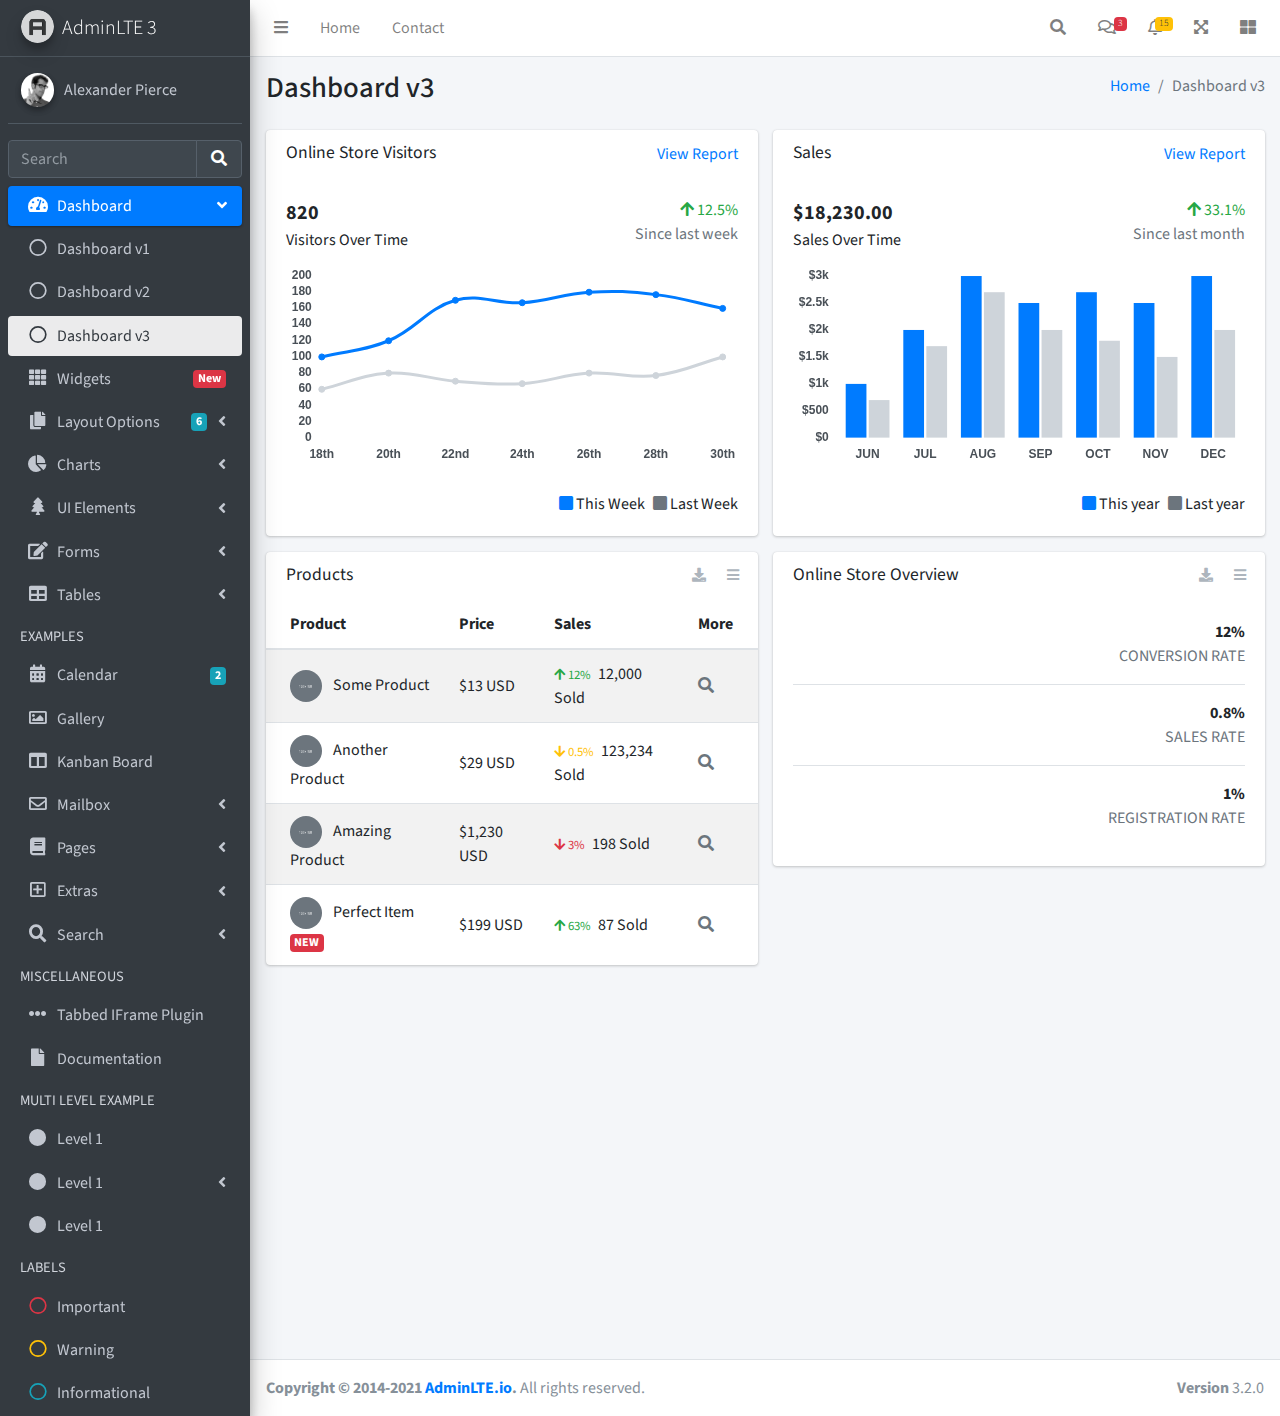
<file: assets/index3.html>
<!DOCTYPE html>
<html lang="en">
<head>
  <meta charset="utf-8">
  <meta name="viewport" content="width=device-width, initial-scale=1">
  <title>AdminLTE 3 | Dashboard 3</title>

  <!-- Google Font: Source Sans Pro -->
  <link rel="stylesheet" href="https://fonts.googleapis.com/css?family=Source+Sans+Pro:300,400,400i,700&display=fallback">
  <!-- Font Awesome Icons -->
  <link rel="stylesheet" href="plugins/fontawesome-free/css/all.min.css">
  <!-- IonIcons -->
  <link rel="stylesheet" href="https://code.ionicframework.com/ionicons/2.0.1/css/ionicons.min.css">
  <!-- Theme style -->
  <link rel="stylesheet" href="dist/css/adminlte.min.css">
</head>
<!--
`body` tag options:

  Apply one or more of the following classes to to the body tag
  to get the desired effect

  * sidebar-collapse
  * sidebar-mini
-->
<body class="hold-transition sidebar-mini">
<div class="wrapper">
  <!-- Navbar -->
  <nav class="main-header navbar navbar-expand navbar-white navbar-light">
    <!-- Left navbar links -->
    <ul class="navbar-nav">
      <li class="nav-item">
        <a class="nav-link" data-widget="pushmenu" href="#" role="button"><i class="fas fa-bars"></i></a>
      </li>
      <li class="nav-item d-none d-sm-inline-block">
        <a href="index3.html" class="nav-link">Home</a>
      </li>
      <li class="nav-item d-none d-sm-inline-block">
        <a href="#" class="nav-link">Contact</a>
      </li>
    </ul>

    <!-- Right navbar links -->
    <ul class="navbar-nav ml-auto">
      <!-- Navbar Search -->
      <li class="nav-item">
        <a class="nav-link" data-widget="navbar-search" href="#" role="button">
          <i class="fas fa-search"></i>
        </a>
        <div class="navbar-search-block">
          <form class="form-inline">
            <div class="input-group input-group-sm">
              <input class="form-control form-control-navbar" type="search" placeholder="Search" aria-label="Search">
              <div class="input-group-append">
                <button class="btn btn-navbar" type="submit">
                  <i class="fas fa-search"></i>
                </button>
                <button class="btn btn-navbar" type="button" data-widget="navbar-search">
                  <i class="fas fa-times"></i>
                </button>
              </div>
            </div>
          </form>
        </div>
      </li>

      <!-- Messages Dropdown Menu -->
      <li class="nav-item dropdown">
        <a class="nav-link" data-toggle="dropdown" href="#">
          <i class="far fa-comments"></i>
          <span class="badge badge-danger navbar-badge">3</span>
        </a>
        <div class="dropdown-menu dropdown-menu-lg dropdown-menu-right">
          <a href="#" class="dropdown-item">
            <!-- Message Start -->
            <div class="media">
              <img src="dist/img/user1-128x128.jpg" alt="User Avatar" class="img-size-50 mr-3 img-circle">
              <div class="media-body">
                <h3 class="dropdown-item-title">
                  Brad Diesel
                  <span class="float-right text-sm text-danger"><i class="fas fa-star"></i></span>
                </h3>
                <p class="text-sm">Call me whenever you can...</p>
                <p class="text-sm text-muted"><i class="far fa-clock mr-1"></i> 4 Hours Ago</p>
              </div>
            </div>
            <!-- Message End -->
          </a>
          <div class="dropdown-divider"></div>
          <a href="#" class="dropdown-item">
            <!-- Message Start -->
            <div class="media">
              <img src="dist/img/user8-128x128.jpg" alt="User Avatar" class="img-size-50 img-circle mr-3">
              <div class="media-body">
                <h3 class="dropdown-item-title">
                  John Pierce
                  <span class="float-right text-sm text-muted"><i class="fas fa-star"></i></span>
                </h3>
                <p class="text-sm">I got your message bro</p>
                <p class="text-sm text-muted"><i class="far fa-clock mr-1"></i> 4 Hours Ago</p>
              </div>
            </div>
            <!-- Message End -->
          </a>
          <div class="dropdown-divider"></div>
          <a href="#" class="dropdown-item">
            <!-- Message Start -->
            <div class="media">
              <img src="dist/img/user3-128x128.jpg" alt="User Avatar" class="img-size-50 img-circle mr-3">
              <div class="media-body">
                <h3 class="dropdown-item-title">
                  Nora Silvester
                  <span class="float-right text-sm text-warning"><i class="fas fa-star"></i></span>
                </h3>
                <p class="text-sm">The subject goes here</p>
                <p class="text-sm text-muted"><i class="far fa-clock mr-1"></i> 4 Hours Ago</p>
              </div>
            </div>
            <!-- Message End -->
          </a>
          <div class="dropdown-divider"></div>
          <a href="#" class="dropdown-item dropdown-footer">See All Messages</a>
        </div>
      </li>
      <!-- Notifications Dropdown Menu -->
      <li class="nav-item dropdown">
        <a class="nav-link" data-toggle="dropdown" href="#">
          <i class="far fa-bell"></i>
          <span class="badge badge-warning navbar-badge">15</span>
        </a>
        <div class="dropdown-menu dropdown-menu-lg dropdown-menu-right">
          <span class="dropdown-item dropdown-header">15 Notifications</span>
          <div class="dropdown-divider"></div>
          <a href="#" class="dropdown-item">
            <i class="fas fa-envelope mr-2"></i> 4 new messages
            <span class="float-right text-muted text-sm">3 mins</span>
          </a>
          <div class="dropdown-divider"></div>
          <a href="#" class="dropdown-item">
            <i class="fas fa-users mr-2"></i> 8 friend requests
            <span class="float-right text-muted text-sm">12 hours</span>
          </a>
          <div class="dropdown-divider"></div>
          <a href="#" class="dropdown-item">
            <i class="fas fa-file mr-2"></i> 3 new reports
            <span class="float-right text-muted text-sm">2 days</span>
          </a>
          <div class="dropdown-divider"></div>
          <a href="#" class="dropdown-item dropdown-footer">See All Notifications</a>
        </div>
      </li>
      <li class="nav-item">
        <a class="nav-link" data-widget="fullscreen" href="#" role="button">
          <i class="fas fa-expand-arrows-alt"></i>
        </a>
      </li>
      <li class="nav-item">
        <a class="nav-link" data-widget="control-sidebar" data-slide="true" href="#" role="button">
          <i class="fas fa-th-large"></i>
        </a>
      </li>
    </ul>
  </nav>
  <!-- /.navbar -->

  <!-- Main Sidebar Container -->
  <aside class="main-sidebar sidebar-dark-primary elevation-4">
    <!-- Brand Logo -->
    <a href="index3.html" class="brand-link">
      <img src="dist/img/AdminLTELogo.png" alt="AdminLTE Logo" class="brand-image img-circle elevation-3" style="opacity: .8">
      <span class="brand-text font-weight-light">AdminLTE 3</span>
    </a>

    <!-- Sidebar -->
    <div class="sidebar">
      <!-- Sidebar user panel (optional) -->
      <div class="user-panel mt-3 pb-3 mb-3 d-flex">
        <div class="image">
          <img src="dist/img/user2-160x160.jpg" class="img-circle elevation-2" alt="User Image">
        </div>
        <div class="info">
          <a href="#" class="d-block">Alexander Pierce</a>
        </div>
      </div>

      <!-- SidebarSearch Form -->
      <div class="form-inline">
        <div class="input-group" data-widget="sidebar-search">
          <input class="form-control form-control-sidebar" type="search" placeholder="Search" aria-label="Search">
          <div class="input-group-append">
            <button class="btn btn-sidebar">
              <i class="fas fa-search fa-fw"></i>
            </button>
          </div>
        </div>
      </div>

      <!-- Sidebar Menu -->
      <nav class="mt-2">
        <ul class="nav nav-pills nav-sidebar flex-column" data-widget="treeview" role="menu" data-accordion="false">
          <!-- Add icons to the links using the .nav-icon class
               with font-awesome or any other icon font library -->
          <li class="nav-item menu-open">
            <a href="#" class="nav-link active">
              <i class="nav-icon fas fa-tachometer-alt"></i>
              <p>
                Dashboard
                <i class="right fas fa-angle-left"></i>
              </p>
            </a>
            <ul class="nav nav-treeview">
              <li class="nav-item">
                <a href="./index.html" class="nav-link">
                  <i class="far fa-circle nav-icon"></i>
                  <p>Dashboard v1</p>
                </a>
              </li>
              <li class="nav-item">
                <a href="./index2.html" class="nav-link">
                  <i class="far fa-circle nav-icon"></i>
                  <p>Dashboard v2</p>
                </a>
              </li>
              <li class="nav-item">
                <a href="./index3.html" class="nav-link active">
                  <i class="far fa-circle nav-icon"></i>
                  <p>Dashboard v3</p>
                </a>
              </li>
            </ul>
          </li>
          <li class="nav-item">
            <a href="pages/widgets.html" class="nav-link">
              <i class="nav-icon fas fa-th"></i>
              <p>
                Widgets
                <span class="right badge badge-danger">New</span>
              </p>
            </a>
          </li>
          <li class="nav-item">
            <a href="#" class="nav-link">
              <i class="nav-icon fas fa-copy"></i>
              <p>
                Layout Options
                <i class="fas fa-angle-left right"></i>
                <span class="badge badge-info right">6</span>
              </p>
            </a>
            <ul class="nav nav-treeview">
              <li class="nav-item">
                <a href="pages/layout/top-nav.html" class="nav-link">
                  <i class="far fa-circle nav-icon"></i>
                  <p>Top Navigation</p>
                </a>
              </li>
              <li class="nav-item">
                <a href="pages/layout/top-nav-sidebar.html" class="nav-link">
                  <i class="far fa-circle nav-icon"></i>
                  <p>Top Navigation + Sidebar</p>
                </a>
              </li>
              <li class="nav-item">
                <a href="pages/layout/boxed.html" class="nav-link">
                  <i class="far fa-circle nav-icon"></i>
                  <p>Boxed</p>
                </a>
              </li>
              <li class="nav-item">
                <a href="pages/layout/fixed-sidebar.html" class="nav-link">
                  <i class="far fa-circle nav-icon"></i>
                  <p>Fixed Sidebar</p>
                </a>
              </li>
              <li class="nav-item">
                <a href="pages/layout/fixed-sidebar-custom.html" class="nav-link">
                  <i class="far fa-circle nav-icon"></i>
                  <p>Fixed Sidebar <small>+ Custom Area</small></p>
                </a>
              </li>
              <li class="nav-item">
                <a href="pages/layout/fixed-topnav.html" class="nav-link">
                  <i class="far fa-circle nav-icon"></i>
                  <p>Fixed Navbar</p>
                </a>
              </li>
              <li class="nav-item">
                <a href="pages/layout/fixed-footer.html" class="nav-link">
                  <i class="far fa-circle nav-icon"></i>
                  <p>Fixed Footer</p>
                </a>
              </li>
              <li class="nav-item">
                <a href="pages/layout/collapsed-sidebar.html" class="nav-link">
                  <i class="far fa-circle nav-icon"></i>
                  <p>Collapsed Sidebar</p>
                </a>
              </li>
            </ul>
          </li>
          <li class="nav-item">
            <a href="#" class="nav-link">
              <i class="nav-icon fas fa-chart-pie"></i>
              <p>
                Charts
                <i class="right fas fa-angle-left"></i>
              </p>
            </a>
            <ul class="nav nav-treeview">
              <li class="nav-item">
                <a href="pages/charts/chartjs.html" class="nav-link">
                  <i class="far fa-circle nav-icon"></i>
                  <p>ChartJS</p>
                </a>
              </li>
              <li class="nav-item">
                <a href="pages/charts/flot.html" class="nav-link">
                  <i class="far fa-circle nav-icon"></i>
                  <p>Flot</p>
                </a>
              </li>
              <li class="nav-item">
                <a href="pages/charts/inline.html" class="nav-link">
                  <i class="far fa-circle nav-icon"></i>
                  <p>Inline</p>
                </a>
              </li>
              <li class="nav-item">
                <a href="pages/charts/uplot.html" class="nav-link">
                  <i class="far fa-circle nav-icon"></i>
                  <p>uPlot</p>
                </a>
              </li>
            </ul>
          </li>
          <li class="nav-item">
            <a href="#" class="nav-link">
              <i class="nav-icon fas fa-tree"></i>
              <p>
                UI Elements
                <i class="fas fa-angle-left right"></i>
              </p>
            </a>
            <ul class="nav nav-treeview">
              <li class="nav-item">
                <a href="pages/UI/general.html" class="nav-link">
                  <i class="far fa-circle nav-icon"></i>
                  <p>General</p>
                </a>
              </li>
              <li class="nav-item">
                <a href="pages/UI/icons.html" class="nav-link">
                  <i class="far fa-circle nav-icon"></i>
                  <p>Icons</p>
                </a>
              </li>
              <li class="nav-item">
                <a href="pages/UI/buttons.html" class="nav-link">
                  <i class="far fa-circle nav-icon"></i>
                  <p>Buttons</p>
                </a>
              </li>
              <li class="nav-item">
                <a href="pages/UI/sliders.html" class="nav-link">
                  <i class="far fa-circle nav-icon"></i>
                  <p>Sliders</p>
                </a>
              </li>
              <li class="nav-item">
                <a href="pages/UI/modals.html" class="nav-link">
                  <i class="far fa-circle nav-icon"></i>
                  <p>Modals & Alerts</p>
                </a>
              </li>
              <li class="nav-item">
                <a href="pages/UI/navbar.html" class="nav-link">
                  <i class="far fa-circle nav-icon"></i>
                  <p>Navbar & Tabs</p>
                </a>
              </li>
              <li class="nav-item">
                <a href="pages/UI/timeline.html" class="nav-link">
                  <i class="far fa-circle nav-icon"></i>
                  <p>Timeline</p>
                </a>
              </li>
              <li class="nav-item">
                <a href="pages/UI/ribbons.html" class="nav-link">
                  <i class="far fa-circle nav-icon"></i>
                  <p>Ribbons</p>
                </a>
              </li>
            </ul>
          </li>
          <li class="nav-item">
            <a href="#" class="nav-link">
              <i class="nav-icon fas fa-edit"></i>
              <p>
                Forms
                <i class="fas fa-angle-left right"></i>
              </p>
            </a>
            <ul class="nav nav-treeview">
              <li class="nav-item">
                <a href="pages/forms/general.html" class="nav-link">
                  <i class="far fa-circle nav-icon"></i>
                  <p>General Elements</p>
                </a>
              </li>
              <li class="nav-item">
                <a href="pages/forms/advanced.html" class="nav-link">
                  <i class="far fa-circle nav-icon"></i>
                  <p>Advanced Elements</p>
                </a>
              </li>
              <li class="nav-item">
                <a href="pages/forms/editors.html" class="nav-link">
                  <i class="far fa-circle nav-icon"></i>
                  <p>Editors</p>
                </a>
              </li>
              <li class="nav-item">
                <a href="pages/forms/validation.html" class="nav-link">
                  <i class="far fa-circle nav-icon"></i>
                  <p>Validation</p>
                </a>
              </li>
            </ul>
          </li>
          <li class="nav-item">
            <a href="#" class="nav-link">
              <i class="nav-icon fas fa-table"></i>
              <p>
                Tables
                <i class="fas fa-angle-left right"></i>
              </p>
            </a>
            <ul class="nav nav-treeview">
              <li class="nav-item">
                <a href="pages/tables/simple.html" class="nav-link">
                  <i class="far fa-circle nav-icon"></i>
                  <p>Simple Tables</p>
                </a>
              </li>
              <li class="nav-item">
                <a href="pages/tables/data.html" class="nav-link">
                  <i class="far fa-circle nav-icon"></i>
                  <p>DataTables</p>
                </a>
              </li>
              <li class="nav-item">
                <a href="pages/tables/jsgrid.html" class="nav-link">
                  <i class="far fa-circle nav-icon"></i>
                  <p>jsGrid</p>
                </a>
              </li>
            </ul>
          </li>
          <li class="nav-header">EXAMPLES</li>
          <li class="nav-item">
            <a href="pages/calendar.html" class="nav-link">
              <i class="nav-icon fas fa-calendar-alt"></i>
              <p>
                Calendar
                <span class="badge badge-info right">2</span>
              </p>
            </a>
          </li>
          <li class="nav-item">
            <a href="pages/gallery.html" class="nav-link">
              <i class="nav-icon far fa-image"></i>
              <p>
                Gallery
              </p>
            </a>
          </li>
          <li class="nav-item">
            <a href="pages/kanban.html" class="nav-link">
              <i class="nav-icon fas fa-columns"></i>
              <p>
                Kanban Board
              </p>
            </a>
          </li>
          <li class="nav-item">
            <a href="#" class="nav-link">
              <i class="nav-icon far fa-envelope"></i>
              <p>
                Mailbox
                <i class="fas fa-angle-left right"></i>
              </p>
            </a>
            <ul class="nav nav-treeview">
              <li class="nav-item">
                <a href="pages/mailbox/mailbox.html" class="nav-link">
                  <i class="far fa-circle nav-icon"></i>
                  <p>Inbox</p>
                </a>
              </li>
              <li class="nav-item">
                <a href="pages/mailbox/compose.html" class="nav-link">
                  <i class="far fa-circle nav-icon"></i>
                  <p>Compose</p>
                </a>
              </li>
              <li class="nav-item">
                <a href="pages/mailbox/read-mail.html" class="nav-link">
                  <i class="far fa-circle nav-icon"></i>
                  <p>Read</p>
                </a>
              </li>
            </ul>
          </li>
          <li class="nav-item">
            <a href="#" class="nav-link">
              <i class="nav-icon fas fa-book"></i>
              <p>
                Pages
                <i class="fas fa-angle-left right"></i>
              </p>
            </a>
            <ul class="nav nav-treeview">
              <li class="nav-item">
                <a href="pages/examples/invoice.html" class="nav-link">
                  <i class="far fa-circle nav-icon"></i>
                  <p>Invoice</p>
                </a>
              </li>
              <li class="nav-item">
                <a href="pages/examples/profile.html" class="nav-link">
                  <i class="far fa-circle nav-icon"></i>
                  <p>Profile</p>
                </a>
              </li>
              <li class="nav-item">
                <a href="pages/examples/e-commerce.html" class="nav-link">
                  <i class="far fa-circle nav-icon"></i>
                  <p>E-commerce</p>
                </a>
              </li>
              <li class="nav-item">
                <a href="pages/examples/projects.html" class="nav-link">
                  <i class="far fa-circle nav-icon"></i>
                  <p>Projects</p>
                </a>
              </li>
              <li class="nav-item">
                <a href="pages/examples/project-add.html" class="nav-link">
                  <i class="far fa-circle nav-icon"></i>
                  <p>Project Add</p>
                </a>
              </li>
              <li class="nav-item">
                <a href="pages/examples/project-edit.html" class="nav-link">
                  <i class="far fa-circle nav-icon"></i>
                  <p>Project Edit</p>
                </a>
              </li>
              <li class="nav-item">
                <a href="pages/examples/project-detail.html" class="nav-link">
                  <i class="far fa-circle nav-icon"></i>
                  <p>Project Detail</p>
                </a>
              </li>
              <li class="nav-item">
                <a href="pages/examples/contacts.html" class="nav-link">
                  <i class="far fa-circle nav-icon"></i>
                  <p>Contacts</p>
                </a>
              </li>
              <li class="nav-item">
                <a href="pages/examples/faq.html" class="nav-link">
                  <i class="far fa-circle nav-icon"></i>
                  <p>FAQ</p>
                </a>
              </li>
              <li class="nav-item">
                <a href="pages/examples/contact-us.html" class="nav-link">
                  <i class="far fa-circle nav-icon"></i>
                  <p>Contact us</p>
                </a>
              </li>
            </ul>
          </li>
          <li class="nav-item">
            <a href="#" class="nav-link">
              <i class="nav-icon far fa-plus-square"></i>
              <p>
                Extras
                <i class="fas fa-angle-left right"></i>
              </p>
            </a>
            <ul class="nav nav-treeview">
              <li class="nav-item">
                <a href="#" class="nav-link">
                  <i class="far fa-circle nav-icon"></i>
                  <p>
                    Login & Register v1
                    <i class="fas fa-angle-left right"></i>
                  </p>
                </a>
                <ul class="nav nav-treeview">
                  <li class="nav-item">
                    <a href="pages/examples/login.html" class="nav-link">
                      <i class="far fa-circle nav-icon"></i>
                      <p>Login v1</p>
                    </a>
                  </li>
                  <li class="nav-item">
                    <a href="pages/examples/register.html" class="nav-link">
                      <i class="far fa-circle nav-icon"></i>
                      <p>Register v1</p>
                    </a>
                  </li>
                  <li class="nav-item">
                    <a href="pages/examples/forgot-password.html" class="nav-link">
                      <i class="far fa-circle nav-icon"></i>
                      <p>Forgot Password v1</p>
                    </a>
                  </li>
                  <li class="nav-item">
                    <a href="pages/examples/recover-password.html" class="nav-link">
                      <i class="far fa-circle nav-icon"></i>
                      <p>Recover Password v1</p>
                    </a>
                  </li>
                </ul>
              </li>
              <li class="nav-item">
                <a href="#" class="nav-link">
                  <i class="far fa-circle nav-icon"></i>
                  <p>
                    Login & Register v2
                    <i class="fas fa-angle-left right"></i>
                  </p>
                </a>
                <ul class="nav nav-treeview">
                  <li class="nav-item">
                    <a href="pages/examples/login-v2.html" class="nav-link">
                      <i class="far fa-circle nav-icon"></i>
                      <p>Login v2</p>
                    </a>
                  </li>
                  <li class="nav-item">
                    <a href="pages/examples/register-v2.html" class="nav-link">
                      <i class="far fa-circle nav-icon"></i>
                      <p>Register v2</p>
                    </a>
                  </li>
                  <li class="nav-item">
                    <a href="pages/examples/forgot-password-v2.html" class="nav-link">
                      <i class="far fa-circle nav-icon"></i>
                      <p>Forgot Password v2</p>
                    </a>
                  </li>
                  <li class="nav-item">
                    <a href="pages/examples/recover-password-v2.html" class="nav-link">
                      <i class="far fa-circle nav-icon"></i>
                      <p>Recover Password v2</p>
                    </a>
                  </li>
                </ul>
              </li>
              <li class="nav-item">
                <a href="pages/examples/lockscreen.html" class="nav-link">
                  <i class="far fa-circle nav-icon"></i>
                  <p>Lockscreen</p>
                </a>
              </li>
              <li class="nav-item">
                <a href="pages/examples/legacy-user-menu.html" class="nav-link">
                  <i class="far fa-circle nav-icon"></i>
                  <p>Legacy User Menu</p>
                </a>
              </li>
              <li class="nav-item">
                <a href="pages/examples/language-menu.html" class="nav-link">
                  <i class="far fa-circle nav-icon"></i>
                  <p>Language Menu</p>
                </a>
              </li>
              <li class="nav-item">
                <a href="pages/examples/404.html" class="nav-link">
                  <i class="far fa-circle nav-icon"></i>
                  <p>Error 404</p>
                </a>
              </li>
              <li class="nav-item">
                <a href="pages/examples/500.html" class="nav-link">
                  <i class="far fa-circle nav-icon"></i>
                  <p>Error 500</p>
                </a>
              </li>
              <li class="nav-item">
                <a href="pages/examples/pace.html" class="nav-link">
                  <i class="far fa-circle nav-icon"></i>
                  <p>Pace</p>
                </a>
              </li>
              <li class="nav-item">
                <a href="pages/examples/blank.html" class="nav-link">
                  <i class="far fa-circle nav-icon"></i>
                  <p>Blank Page</p>
                </a>
              </li>
              <li class="nav-item">
                <a href="starter.html" class="nav-link">
                  <i class="far fa-circle nav-icon"></i>
                  <p>Starter Page</p>
                </a>
              </li>
            </ul>
          </li>
          <li class="nav-item">
            <a href="#" class="nav-link">
              <i class="nav-icon fas fa-search"></i>
              <p>
                Search
                <i class="fas fa-angle-left right"></i>
              </p>
            </a>
            <ul class="nav nav-treeview">
              <li class="nav-item">
                <a href="pages/search/simple.html" class="nav-link">
                  <i class="far fa-circle nav-icon"></i>
                  <p>Simple Search</p>
                </a>
              </li>
              <li class="nav-item">
                <a href="pages/search/enhanced.html" class="nav-link">
                  <i class="far fa-circle nav-icon"></i>
                  <p>Enhanced</p>
                </a>
              </li>
            </ul>
          </li>
          <li class="nav-header">MISCELLANEOUS</li>
          <li class="nav-item">
            <a href="iframe.html" class="nav-link">
              <i class="nav-icon fas fa-ellipsis-h"></i>
              <p>Tabbed IFrame Plugin</p>
            </a>
          </li>
          <li class="nav-item">
            <a href="https://adminlte.io/docs/3.1/" class="nav-link">
              <i class="nav-icon fas fa-file"></i>
              <p>Documentation</p>
            </a>
          </li>
          <li class="nav-header">MULTI LEVEL EXAMPLE</li>
          <li class="nav-item">
            <a href="#" class="nav-link">
              <i class="fas fa-circle nav-icon"></i>
              <p>Level 1</p>
            </a>
          </li>
          <li class="nav-item">
            <a href="#" class="nav-link">
              <i class="nav-icon fas fa-circle"></i>
              <p>
                Level 1
                <i class="right fas fa-angle-left"></i>
              </p>
            </a>
            <ul class="nav nav-treeview">
              <li class="nav-item">
                <a href="#" class="nav-link">
                  <i class="far fa-circle nav-icon"></i>
                  <p>Level 2</p>
                </a>
              </li>
              <li class="nav-item">
                <a href="#" class="nav-link">
                  <i class="far fa-circle nav-icon"></i>
                  <p>
                    Level 2
                    <i class="right fas fa-angle-left"></i>
                  </p>
                </a>
                <ul class="nav nav-treeview">
                  <li class="nav-item">
                    <a href="#" class="nav-link">
                      <i class="far fa-dot-circle nav-icon"></i>
                      <p>Level 3</p>
                    </a>
                  </li>
                  <li class="nav-item">
                    <a href="#" class="nav-link">
                      <i class="far fa-dot-circle nav-icon"></i>
                      <p>Level 3</p>
                    </a>
                  </li>
                  <li class="nav-item">
                    <a href="#" class="nav-link">
                      <i class="far fa-dot-circle nav-icon"></i>
                      <p>Level 3</p>
                    </a>
                  </li>
                </ul>
              </li>
              <li class="nav-item">
                <a href="#" class="nav-link">
                  <i class="far fa-circle nav-icon"></i>
                  <p>Level 2</p>
                </a>
              </li>
            </ul>
          </li>
          <li class="nav-item">
            <a href="#" class="nav-link">
              <i class="fas fa-circle nav-icon"></i>
              <p>Level 1</p>
            </a>
          </li>
          <li class="nav-header">LABELS</li>
          <li class="nav-item">
            <a href="#" class="nav-link">
              <i class="nav-icon far fa-circle text-danger"></i>
              <p class="text">Important</p>
            </a>
          </li>
          <li class="nav-item">
            <a href="#" class="nav-link">
              <i class="nav-icon far fa-circle text-warning"></i>
              <p>Warning</p>
            </a>
          </li>
          <li class="nav-item">
            <a href="#" class="nav-link">
              <i class="nav-icon far fa-circle text-info"></i>
              <p>Informational</p>
            </a>
          </li>
        </ul>
      </nav>
      <!-- /.sidebar-menu -->
    </div>
    <!-- /.sidebar -->
  </aside>

  <!-- Content Wrapper. Contains page content -->
  <div class="content-wrapper">
    <!-- Content Header (Page header) -->
    <div class="content-header">
      <div class="container-fluid">
        <div class="row mb-2">
          <div class="col-sm-6">
            <h1 class="m-0">Dashboard v3</h1>
          </div><!-- /.col -->
          <div class="col-sm-6">
            <ol class="breadcrumb float-sm-right">
              <li class="breadcrumb-item"><a href="#">Home</a></li>
              <li class="breadcrumb-item active">Dashboard v3</li>
            </ol>
          </div><!-- /.col -->
        </div><!-- /.row -->
      </div><!-- /.container-fluid -->
    </div>
    <!-- /.content-header -->

    <!-- Main content -->
    <div class="content">
      <div class="container-fluid">
        <div class="row">
          <div class="col-lg-6">
            <div class="card">
              <div class="card-header border-0">
                <div class="d-flex justify-content-between">
                  <h3 class="card-title">Online Store Visitors</h3>
                  <a href="javascript:void(0);">View Report</a>
                </div>
              </div>
              <div class="card-body">
                <div class="d-flex">
                  <p class="d-flex flex-column">
                    <span class="text-bold text-lg">820</span>
                    <span>Visitors Over Time</span>
                  </p>
                  <p class="ml-auto d-flex flex-column text-right">
                    <span class="text-success">
                      <i class="fas fa-arrow-up"></i> 12.5%
                    </span>
                    <span class="text-muted">Since last week</span>
                  </p>
                </div>
                <!-- /.d-flex -->

                <div class="position-relative mb-4">
                  <canvas id="visitors-chart" height="200"></canvas>
                </div>

                <div class="d-flex flex-row justify-content-end">
                  <span class="mr-2">
                    <i class="fas fa-square text-primary"></i> This Week
                  </span>

                  <span>
                    <i class="fas fa-square text-gray"></i> Last Week
                  </span>
                </div>
              </div>
            </div>
            <!-- /.card -->

            <div class="card">
              <div class="card-header border-0">
                <h3 class="card-title">Products</h3>
                <div class="card-tools">
                  <a href="#" class="btn btn-tool btn-sm">
                    <i class="fas fa-download"></i>
                  </a>
                  <a href="#" class="btn btn-tool btn-sm">
                    <i class="fas fa-bars"></i>
                  </a>
                </div>
              </div>
              <div class="card-body table-responsive p-0">
                <table class="table table-striped table-valign-middle">
                  <thead>
                  <tr>
                    <th>Product</th>
                    <th>Price</th>
                    <th>Sales</th>
                    <th>More</th>
                  </tr>
                  </thead>
                  <tbody>
                  <tr>
                    <td>
                      <img src="dist/img/default-150x150.png" alt="Product 1" class="img-circle img-size-32 mr-2">
                      Some Product
                    </td>
                    <td>$13 USD</td>
                    <td>
                      <small class="text-success mr-1">
                        <i class="fas fa-arrow-up"></i>
                        12%
                      </small>
                      12,000 Sold
                    </td>
                    <td>
                      <a href="#" class="text-muted">
                        <i class="fas fa-search"></i>
                      </a>
                    </td>
                  </tr>
                  <tr>
                    <td>
                      <img src="dist/img/default-150x150.png" alt="Product 1" class="img-circle img-size-32 mr-2">
                      Another Product
                    </td>
                    <td>$29 USD</td>
                    <td>
                      <small class="text-warning mr-1">
                        <i class="fas fa-arrow-down"></i>
                        0.5%
                      </small>
                      123,234 Sold
                    </td>
                    <td>
                      <a href="#" class="text-muted">
                        <i class="fas fa-search"></i>
                      </a>
                    </td>
                  </tr>
                  <tr>
                    <td>
                      <img src="dist/img/default-150x150.png" alt="Product 1" class="img-circle img-size-32 mr-2">
                      Amazing Product
                    </td>
                    <td>$1,230 USD</td>
                    <td>
                      <small class="text-danger mr-1">
                        <i class="fas fa-arrow-down"></i>
                        3%
                      </small>
                      198 Sold
                    </td>
                    <td>
                      <a href="#" class="text-muted">
                        <i class="fas fa-search"></i>
                      </a>
                    </td>
                  </tr>
                  <tr>
                    <td>
                      <img src="dist/img/default-150x150.png" alt="Product 1" class="img-circle img-size-32 mr-2">
                      Perfect Item
                      <span class="badge bg-danger">NEW</span>
                    </td>
                    <td>$199 USD</td>
                    <td>
                      <small class="text-success mr-1">
                        <i class="fas fa-arrow-up"></i>
                        63%
                      </small>
                      87 Sold
                    </td>
                    <td>
                      <a href="#" class="text-muted">
                        <i class="fas fa-search"></i>
                      </a>
                    </td>
                  </tr>
                  </tbody>
                </table>
              </div>
            </div>
            <!-- /.card -->
          </div>
          <!-- /.col-md-6 -->
          <div class="col-lg-6">
            <div class="card">
              <div class="card-header border-0">
                <div class="d-flex justify-content-between">
                  <h3 class="card-title">Sales</h3>
                  <a href="javascript:void(0);">View Report</a>
                </div>
              </div>
              <div class="card-body">
                <div class="d-flex">
                  <p class="d-flex flex-column">
                    <span class="text-bold text-lg">$18,230.00</span>
                    <span>Sales Over Time</span>
                  </p>
                  <p class="ml-auto d-flex flex-column text-right">
                    <span class="text-success">
                      <i class="fas fa-arrow-up"></i> 33.1%
                    </span>
                    <span class="text-muted">Since last month</span>
                  </p>
                </div>
                <!-- /.d-flex -->

                <div class="position-relative mb-4">
                  <canvas id="sales-chart" height="200"></canvas>
                </div>

                <div class="d-flex flex-row justify-content-end">
                  <span class="mr-2">
                    <i class="fas fa-square text-primary"></i> This year
                  </span>

                  <span>
                    <i class="fas fa-square text-gray"></i> Last year
                  </span>
                </div>
              </div>
            </div>
            <!-- /.card -->

            <div class="card">
              <div class="card-header border-0">
                <h3 class="card-title">Online Store Overview</h3>
                <div class="card-tools">
                  <a href="#" class="btn btn-sm btn-tool">
                    <i class="fas fa-download"></i>
                  </a>
                  <a href="#" class="btn btn-sm btn-tool">
                    <i class="fas fa-bars"></i>
                  </a>
                </div>
              </div>
              <div class="card-body">
                <div class="d-flex justify-content-between align-items-center border-bottom mb-3">
                  <p class="text-success text-xl">
                    <i class="ion ion-ios-refresh-empty"></i>
                  </p>
                  <p class="d-flex flex-column text-right">
                    <span class="font-weight-bold">
                      <i class="ion ion-android-arrow-up text-success"></i> 12%
                    </span>
                    <span class="text-muted">CONVERSION RATE</span>
                  </p>
                </div>
                <!-- /.d-flex -->
                <div class="d-flex justify-content-between align-items-center border-bottom mb-3">
                  <p class="text-warning text-xl">
                    <i class="ion ion-ios-cart-outline"></i>
                  </p>
                  <p class="d-flex flex-column text-right">
                    <span class="font-weight-bold">
                      <i class="ion ion-android-arrow-up text-warning"></i> 0.8%
                    </span>
                    <span class="text-muted">SALES RATE</span>
                  </p>
                </div>
                <!-- /.d-flex -->
                <div class="d-flex justify-content-between align-items-center mb-0">
                  <p class="text-danger text-xl">
                    <i class="ion ion-ios-people-outline"></i>
                  </p>
                  <p class="d-flex flex-column text-right">
                    <span class="font-weight-bold">
                      <i class="ion ion-android-arrow-down text-danger"></i> 1%
                    </span>
                    <span class="text-muted">REGISTRATION RATE</span>
                  </p>
                </div>
                <!-- /.d-flex -->
              </div>
            </div>
          </div>
          <!-- /.col-md-6 -->
        </div>
        <!-- /.row -->
      </div>
      <!-- /.container-fluid -->
    </div>
    <!-- /.content -->
  </div>
  <!-- /.content-wrapper -->

  <!-- Control Sidebar -->
  <aside class="control-sidebar control-sidebar-dark">
    <!-- Control sidebar content goes here -->
  </aside>
  <!-- /.control-sidebar -->

  <!-- Main Footer -->
  <footer class="main-footer">
    <strong>Copyright &copy; 2014-2021 <a href="https://adminlte.io">AdminLTE.io</a>.</strong>
    All rights reserved.
    <div class="float-right d-none d-sm-inline-block">
      <b>Version</b> 3.2.0
    </div>
  </footer>
</div>
<!-- ./wrapper -->

<!-- REQUIRED SCRIPTS -->

<!-- jQuery -->
<script src="plugins/jquery/jquery.min.js"></script>
<!-- Bootstrap -->
<script src="plugins/bootstrap/js/bootstrap.bundle.min.js"></script>
<!-- AdminLTE -->
<script src="dist/js/adminlte.js"></script>

<!-- OPTIONAL SCRIPTS -->
<script src="plugins/chart.js/Chart.min.js"></script>
<!-- AdminLTE for demo purposes -->
<script src="dist/js/demo.js"></script>
<!-- AdminLTE dashboard demo (This is only for demo purposes) -->
<script src="dist/js/pages/dashboard3.js"></script>
</body>
</html>
</file>
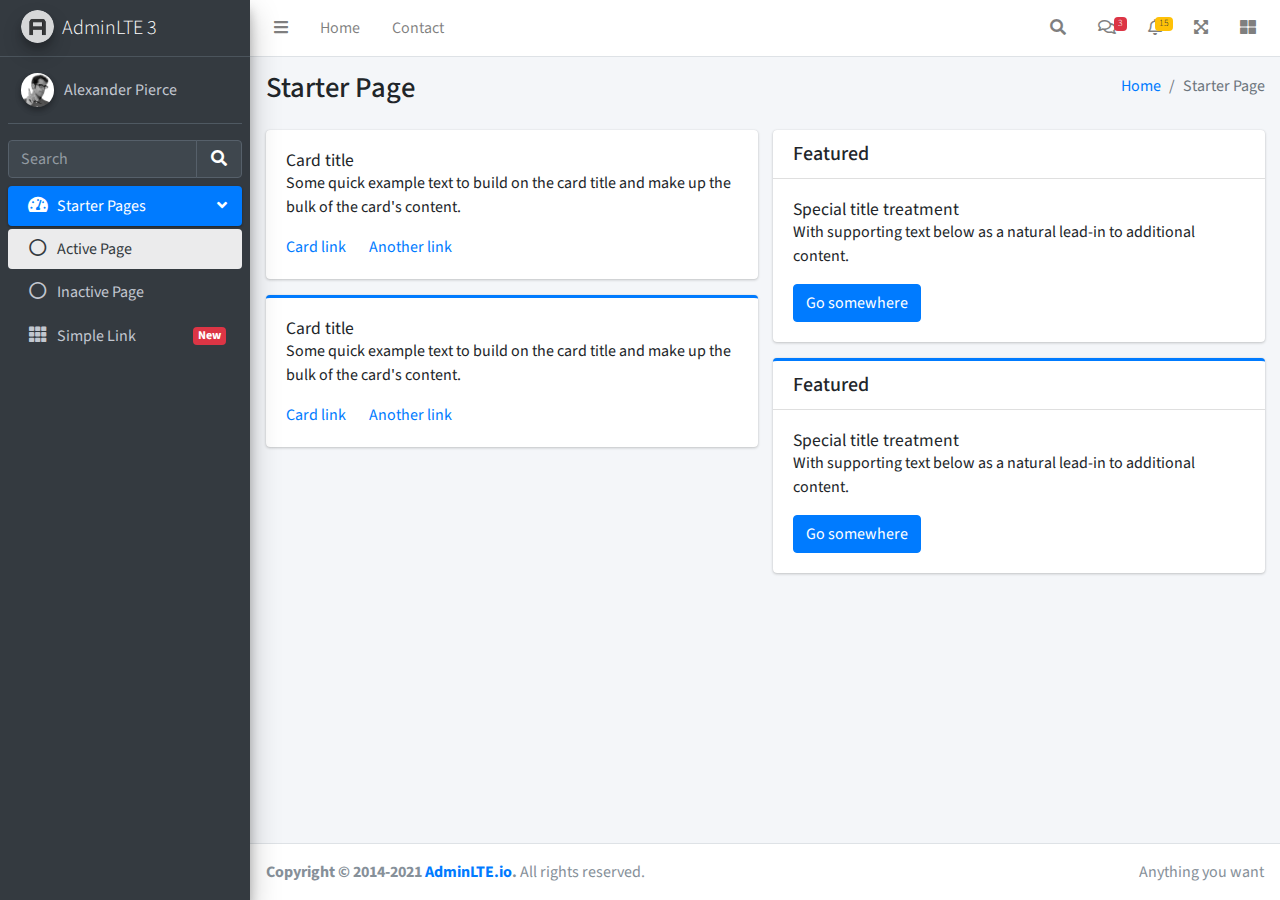
<file: assets/starter.html>
<!DOCTYPE html>
<!--
This is a starter template page. Use this page to start your new project from
scratch. This page gets rid of all links and provides the needed markup only.
-->
<html lang="en">
<head>
  <meta charset="utf-8">
  <meta name="viewport" content="width=device-width, initial-scale=1">
  <title>AdminLTE 3 | Starter</title>

  <!-- Google Font: Source Sans Pro -->
  <link rel="stylesheet" href="https://fonts.googleapis.com/css?family=Source+Sans+Pro:300,400,400i,700&display=fallback">
  <!-- Font Awesome Icons -->
  <link rel="stylesheet" href="plugins/fontawesome-free/css/all.min.css">
  <!-- Theme style -->
  <link rel="stylesheet" href="dist/css/adminlte.min.css">
</head>
<body class="hold-transition sidebar-mini">
<div class="wrapper">

  <!-- Navbar -->
  <nav class="main-header navbar navbar-expand navbar-white navbar-light">
    <!-- Left navbar links -->
    <ul class="navbar-nav">
      <li class="nav-item">
        <a class="nav-link" data-widget="pushmenu" href="#" role="button"><i class="fas fa-bars"></i></a>
      </li>
      <li class="nav-item d-none d-sm-inline-block">
        <a href="index3.html" class="nav-link">Home</a>
      </li>
      <li class="nav-item d-none d-sm-inline-block">
        <a href="#" class="nav-link">Contact</a>
      </li>
    </ul>

    <!-- Right navbar links -->
    <ul class="navbar-nav ml-auto">
      <!-- Navbar Search -->
      <li class="nav-item">
        <a class="nav-link" data-widget="navbar-search" href="#" role="button">
          <i class="fas fa-search"></i>
        </a>
        <div class="navbar-search-block">
          <form class="form-inline">
            <div class="input-group input-group-sm">
              <input class="form-control form-control-navbar" type="search" placeholder="Search" aria-label="Search">
              <div class="input-group-append">
                <button class="btn btn-navbar" type="submit">
                  <i class="fas fa-search"></i>
                </button>
                <button class="btn btn-navbar" type="button" data-widget="navbar-search">
                  <i class="fas fa-times"></i>
                </button>
              </div>
            </div>
          </form>
        </div>
      </li>

      <!-- Messages Dropdown Menu -->
      <li class="nav-item dropdown">
        <a class="nav-link" data-toggle="dropdown" href="#">
          <i class="far fa-comments"></i>
          <span class="badge badge-danger navbar-badge">3</span>
        </a>
        <div class="dropdown-menu dropdown-menu-lg dropdown-menu-right">
          <a href="#" class="dropdown-item">
            <!-- Message Start -->
            <div class="media">
              <img src="dist/img/user1-128x128.jpg" alt="User Avatar" class="img-size-50 mr-3 img-circle">
              <div class="media-body">
                <h3 class="dropdown-item-title">
                  Brad Diesel
                  <span class="float-right text-sm text-danger"><i class="fas fa-star"></i></span>
                </h3>
                <p class="text-sm">Call me whenever you can...</p>
                <p class="text-sm text-muted"><i class="far fa-clock mr-1"></i> 4 Hours Ago</p>
              </div>
            </div>
            <!-- Message End -->
          </a>
          <div class="dropdown-divider"></div>
          <a href="#" class="dropdown-item">
            <!-- Message Start -->
            <div class="media">
              <img src="dist/img/user8-128x128.jpg" alt="User Avatar" class="img-size-50 img-circle mr-3">
              <div class="media-body">
                <h3 class="dropdown-item-title">
                  John Pierce
                  <span class="float-right text-sm text-muted"><i class="fas fa-star"></i></span>
                </h3>
                <p class="text-sm">I got your message bro</p>
                <p class="text-sm text-muted"><i class="far fa-clock mr-1"></i> 4 Hours Ago</p>
              </div>
            </div>
            <!-- Message End -->
          </a>
          <div class="dropdown-divider"></div>
          <a href="#" class="dropdown-item">
            <!-- Message Start -->
            <div class="media">
              <img src="dist/img/user3-128x128.jpg" alt="User Avatar" class="img-size-50 img-circle mr-3">
              <div class="media-body">
                <h3 class="dropdown-item-title">
                  Nora Silvester
                  <span class="float-right text-sm text-warning"><i class="fas fa-star"></i></span>
                </h3>
                <p class="text-sm">The subject goes here</p>
                <p class="text-sm text-muted"><i class="far fa-clock mr-1"></i> 4 Hours Ago</p>
              </div>
            </div>
            <!-- Message End -->
          </a>
          <div class="dropdown-divider"></div>
          <a href="#" class="dropdown-item dropdown-footer">See All Messages</a>
        </div>
      </li>
      <!-- Notifications Dropdown Menu -->
      <li class="nav-item dropdown">
        <a class="nav-link" data-toggle="dropdown" href="#">
          <i class="far fa-bell"></i>
          <span class="badge badge-warning navbar-badge">15</span>
        </a>
        <div class="dropdown-menu dropdown-menu-lg dropdown-menu-right">
          <span class="dropdown-header">15 Notifications</span>
          <div class="dropdown-divider"></div>
          <a href="#" class="dropdown-item">
            <i class="fas fa-envelope mr-2"></i> 4 new messages
            <span class="float-right text-muted text-sm">3 mins</span>
          </a>
          <div class="dropdown-divider"></div>
          <a href="#" class="dropdown-item">
            <i class="fas fa-users mr-2"></i> 8 friend requests
            <span class="float-right text-muted text-sm">12 hours</span>
          </a>
          <div class="dropdown-divider"></div>
          <a href="#" class="dropdown-item">
            <i class="fas fa-file mr-2"></i> 3 new reports
            <span class="float-right text-muted text-sm">2 days</span>
          </a>
          <div class="dropdown-divider"></div>
          <a href="#" class="dropdown-item dropdown-footer">See All Notifications</a>
        </div>
      </li>
      <li class="nav-item">
        <a class="nav-link" data-widget="fullscreen" href="#" role="button">
          <i class="fas fa-expand-arrows-alt"></i>
        </a>
      </li>
      <li class="nav-item">
        <a class="nav-link" data-widget="control-sidebar" data-slide="true" href="#" role="button">
          <i class="fas fa-th-large"></i>
        </a>
      </li>
    </ul>
  </nav>
  <!-- /.navbar -->

  <!-- Main Sidebar Container -->
  <aside class="main-sidebar sidebar-dark-primary elevation-4">
    <!-- Brand Logo -->
    <a href="index3.html" class="brand-link">
      <img src="dist/img/AdminLTELogo.png" alt="AdminLTE Logo" class="brand-image img-circle elevation-3" style="opacity: .8">
      <span class="brand-text font-weight-light">AdminLTE 3</span>
    </a>

    <!-- Sidebar -->
    <div class="sidebar">
      <!-- Sidebar user panel (optional) -->
      <div class="user-panel mt-3 pb-3 mb-3 d-flex">
        <div class="image">
          <img src="dist/img/user2-160x160.jpg" class="img-circle elevation-2" alt="User Image">
        </div>
        <div class="info">
          <a href="#" class="d-block">Alexander Pierce</a>
        </div>
      </div>

      <!-- SidebarSearch Form -->
      <div class="form-inline">
        <div class="input-group" data-widget="sidebar-search">
          <input class="form-control form-control-sidebar" type="search" placeholder="Search" aria-label="Search">
          <div class="input-group-append">
            <button class="btn btn-sidebar">
              <i class="fas fa-search fa-fw"></i>
            </button>
          </div>
        </div>
      </div>

      <!-- Sidebar Menu -->
      <nav class="mt-2">
        <ul class="nav nav-pills nav-sidebar flex-column" data-widget="treeview" role="menu" data-accordion="false">
          <!-- Add icons to the links using the .nav-icon class
               with font-awesome or any other icon font library -->
          <li class="nav-item menu-open">
            <a href="#" class="nav-link active">
              <i class="nav-icon fas fa-tachometer-alt"></i>
              <p>
                Starter Pages
                <i class="right fas fa-angle-left"></i>
              </p>
            </a>
            <ul class="nav nav-treeview">
              <li class="nav-item">
                <a href="#" class="nav-link active">
                  <i class="far fa-circle nav-icon"></i>
                  <p>Active Page</p>
                </a>
              </li>
              <li class="nav-item">
                <a href="#" class="nav-link">
                  <i class="far fa-circle nav-icon"></i>
                  <p>Inactive Page</p>
                </a>
              </li>
            </ul>
          </li>
          <li class="nav-item">
            <a href="#" class="nav-link">
              <i class="nav-icon fas fa-th"></i>
              <p>
                Simple Link
                <span class="right badge badge-danger">New</span>
              </p>
            </a>
          </li>
        </ul>
      </nav>
      <!-- /.sidebar-menu -->
    </div>
    <!-- /.sidebar -->
  </aside>

  <!-- Content Wrapper. Contains page content -->
  <div class="content-wrapper">
    <!-- Content Header (Page header) -->
    <div class="content-header">
      <div class="container-fluid">
        <div class="row mb-2">
          <div class="col-sm-6">
            <h1 class="m-0">Starter Page</h1>
          </div><!-- /.col -->
          <div class="col-sm-6">
            <ol class="breadcrumb float-sm-right">
              <li class="breadcrumb-item"><a href="#">Home</a></li>
              <li class="breadcrumb-item active">Starter Page</li>
            </ol>
          </div><!-- /.col -->
        </div><!-- /.row -->
      </div><!-- /.container-fluid -->
    </div>
    <!-- /.content-header -->

    <!-- Main content -->
    <div class="content">
      <div class="container-fluid">
        <div class="row">
          <div class="col-lg-6">
            <div class="card">
              <div class="card-body">
                <h5 class="card-title">Card title</h5>

                <p class="card-text">
                  Some quick example text to build on the card title and make up the bulk of the card's
                  content.
                </p>

                <a href="#" class="card-link">Card link</a>
                <a href="#" class="card-link">Another link</a>
              </div>
            </div>

            <div class="card card-primary card-outline">
              <div class="card-body">
                <h5 class="card-title">Card title</h5>

                <p class="card-text">
                  Some quick example text to build on the card title and make up the bulk of the card's
                  content.
                </p>
                <a href="#" class="card-link">Card link</a>
                <a href="#" class="card-link">Another link</a>
              </div>
            </div><!-- /.card -->
          </div>
          <!-- /.col-md-6 -->
          <div class="col-lg-6">
            <div class="card">
              <div class="card-header">
                <h5 class="m-0">Featured</h5>
              </div>
              <div class="card-body">
                <h6 class="card-title">Special title treatment</h6>

                <p class="card-text">With supporting text below as a natural lead-in to additional content.</p>
                <a href="#" class="btn btn-primary">Go somewhere</a>
              </div>
            </div>

            <div class="card card-primary card-outline">
              <div class="card-header">
                <h5 class="m-0">Featured</h5>
              </div>
              <div class="card-body">
                <h6 class="card-title">Special title treatment</h6>

                <p class="card-text">With supporting text below as a natural lead-in to additional content.</p>
                <a href="#" class="btn btn-primary">Go somewhere</a>
              </div>
            </div>
          </div>
          <!-- /.col-md-6 -->
        </div>
        <!-- /.row -->
      </div><!-- /.container-fluid -->
    </div>
    <!-- /.content -->
  </div>
  <!-- /.content-wrapper -->

  <!-- Control Sidebar -->
  <aside class="control-sidebar control-sidebar-dark">
    <!-- Control sidebar content goes here -->
    <div class="p-3">
      <h5>Title</h5>
      <p>Sidebar content</p>
    </div>
  </aside>
  <!-- /.control-sidebar -->

  <!-- Main Footer -->
  <footer class="main-footer">
    <!-- To the right -->
    <div class="float-right d-none d-sm-inline">
      Anything you want
    </div>
    <!-- Default to the left -->
    <strong>Copyright &copy; 2014-2021 <a href="https://adminlte.io">AdminLTE.io</a>.</strong> All rights reserved.
  </footer>
</div>
<!-- ./wrapper -->

<!-- REQUIRED SCRIPTS -->

<!-- jQuery -->
<script src="plugins/jquery/jquery.min.js"></script>
<!-- Bootstrap 4 -->
<script src="plugins/bootstrap/js/bootstrap.bundle.min.js"></script>
<!-- AdminLTE App -->
<script src="dist/js/adminlte.min.js"></script>
</body>
</html>
</file>
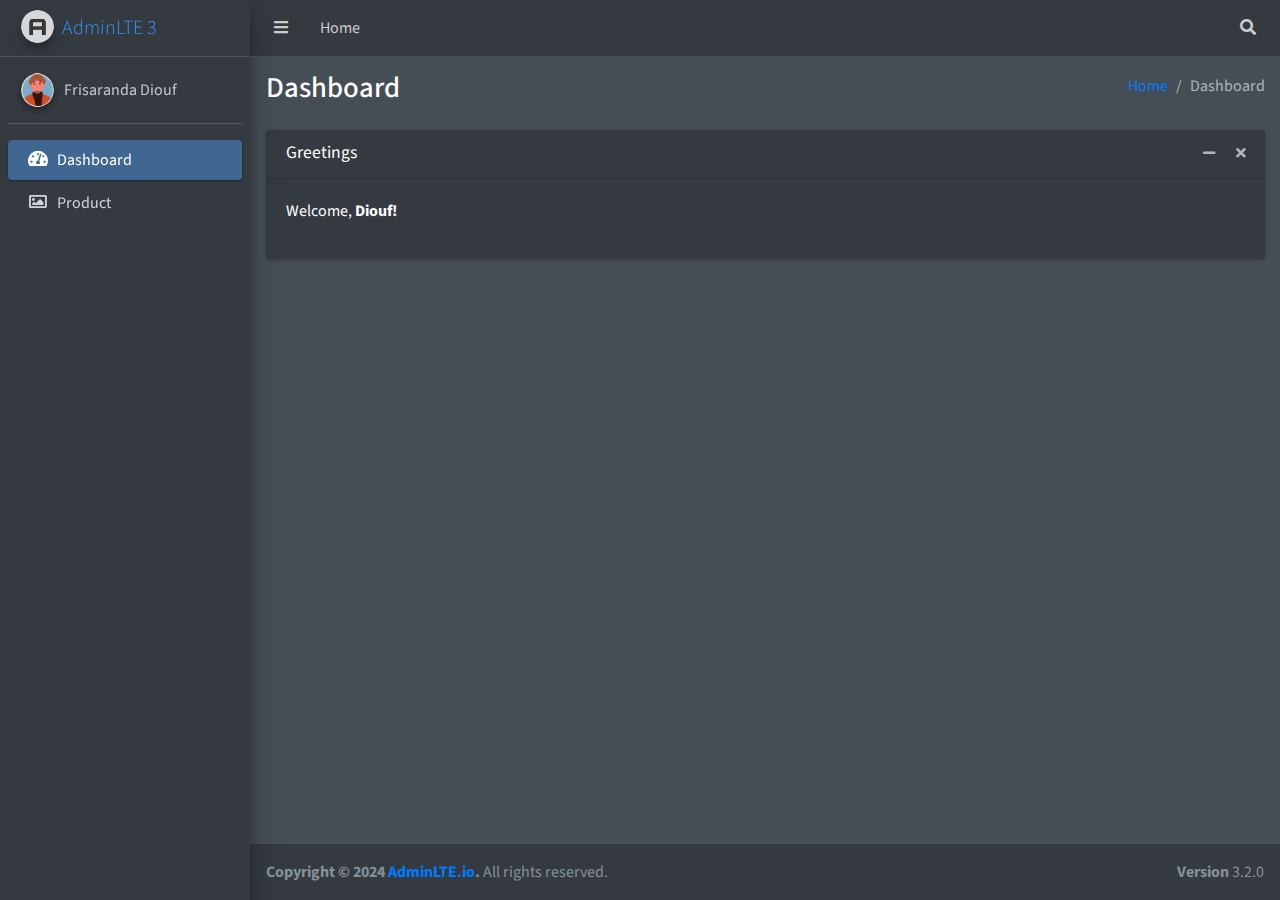
<file: html/dashboard.html>
<!DOCTYPE html>
<html lang="en">
  <head>
    <meta charset="utf-8" />
    <meta name="viewport" content="width=device-width, initial-scale=1" />
    <title>Dashboard</title>

    <!-- Google Font: Source Sans Pro -->
    <link
      rel="stylesheet"
      href="https://fonts.googleapis.com/css?family=Source+Sans+Pro:300,400,400i,700&display=fallback"
    />
    <!-- Font Awesome Icons -->
    <link
      rel="stylesheet"
      href="../assets/plugins/fontawesome-free/css/all.min.css"
    />
    <!-- overlayScrollbars -->
    <link
      rel="stylesheet"
      href="../assets/plugins/overlayScrollbars/css/OverlayScrollbars.min.css"
    />
    <!-- Theme style -->
    <link rel="stylesheet" href="../assets/dist/css/adminlte.min.css" />
  </head>
  <body
    class="hold-transition dark-mode sidebar-mini layout-fixed layout-navbar-fixed layout-footer-fixed"
  >
    <div class="wrapper">
      <!-- Preloader -->
      <div
        class="preloader flex-column justify-content-center align-items-center"
      >
        <img
          class="animation__wobble"
          src="../assets/dist/img/AdminLTELogo.png"
          alt="AdminLTELogo"
          height="60"
          width="60"
        />
      </div>

      <!-- Navbar -->
      <nav class="main-header navbar navbar-expand navbar-dark">
        <!-- Left navbar links -->
        <ul class="navbar-nav">
          <li class="nav-item">
            <a class="nav-link" data-widget="pushmenu" href="#" role="button"
              ><i class="fas fa-bars"></i
            ></a>
          </li>
          <li class="nav-item d-none d-sm-inline-block">
            <a href="../index.php" class="nav-link">Home</a>
          </li>
        </ul>

        <!-- Right navbar links -->
        <ul class="navbar-nav ml-auto">
          <!-- Navbar Search -->
          <li class="nav-item">
            <a
              class="nav-link"
              data-widget="navbar-search"
              href="#"
              role="button"
            >
              <i class="fas fa-search"></i>
            </a>
            <div class="navbar-search-block">
              <form class="form-inline">
                <div class="input-group input-group-sm">
                  <input
                    class="form-control form-control-navbar"
                    type="search"
                    placeholder="Search"
                    aria-label="Search"
                  />
                  <div class="input-group-append">
                    <button class="btn btn-navbar" type="submit">
                      <i class="fas fa-search"></i>
                    </button>
                    <button
                      class="btn btn-navbar"
                      type="button"
                      data-widget="navbar-search"
                    >
                      <i class="fas fa-times"></i>
                    </button>
                  </div>
                </div>
              </form>
            </div>
          </li>
        </ul>
      </nav>
      <!-- /.navbar -->

      <!-- Main Sidebar Container -->
      <aside class="main-sidebar sidebar-dark-primary elevation-4">
        <!-- Brand Logo -->
        <a href="../assets/index3.html" class="brand-link">
          <img
            src="../assets/dist/img/AdminLTELogo.png"
            alt="AdminLTE Logo"
            class="brand-image img-circle elevation-3"
            style="opacity: 0.8"
          />
          <span class="brand-text font-weight-light">AdminLTE 3</span>
        </a>

        <!-- Sidebar -->
        <div class="sidebar">
          <!-- Sidebar user panel (optional) -->
          <div class="user-panel mt-3 pb-3 mb-3 d-flex">
            <div class="image">
              <img
                src="../img/logo2.png"
                class="img-circle elevation-2"
                alt="User Image"
              />
            </div>
            <div class="info">
              <a href="#" class="d-block">Frisaranda Diouf</a>
            </div>
          </div>

          <!-- Sidebar Menu -->
          <nav class="mt-2">
            <ul
              class="nav nav-pills nav-sidebar flex-column"
              data-widget="treeview"
              role="menu"
              data-accordion="false"
            >
              <!-- Add icons to the links using the .nav-icon class
               with font-awesome or any other icon font library -->
              <li class="nav-item">
                <a href="dashboard.html" class="nav-link active">
                  <i class="nav-icon fas fa-tachometer-alt"></i>
                  <p>Dashboard</p>
                </a>
              </li>
              <li class="nav-item">
                <a href="product.layout.html" class="nav-link">
                  <i class="nav-icon far fa-image"></i>
                  <p>Product</p>
                </a>
              </li>
            </ul>
          </nav>
          <!-- /.sidebar-menu -->
        </div>
        <!-- /.sidebar -->
      </aside>

      <!-- Content Wrapper. Contains page content -->
      <div class="content-wrapper">
        <!-- Content Header (Page header) -->
        <div class="content-header">
          <div class="container-fluid">
            <div class="row mb-2">
              <div class="col-sm-6">
                <h1 class="m-0">Dashboard</h1>
              </div>
              <!-- /.col -->
              <div class="col-sm-6">
                <ol class="breadcrumb float-sm-right">
                  <li class="breadcrumb-item"><a href="#">Home</a></li>
                  <li class="breadcrumb-item active">Dashboard</li>
                </ol>
              </div>
              <!-- /.col -->
            </div>
            <!-- /.row -->
          </div>
          <!-- /.container-fluid -->
        </div>
        <!-- /.content-header -->

        <!-- Main content -->
        <section class="content">
          <div class="container-fluid">
            <!-- Info boxes -->
            <div class="row">
              <div class="col-md-12">
                <div class="card">
                  <div class="card-header">
                    <h5 class="card-title">Greetings</h5>
                    <div class="card-tools">
                      <button
                        type="button"
                        class="btn btn-tool"
                        data-card-widget="collapse"
                      >
                        <i class="fas fa-minus"></i>
                      </button>
                      <button
                        type="button"
                        class="btn btn-tool"
                        data-card-widget="remove"
                      >
                        <i class="fas fa-times"></i>
                      </button>
                    </div>
                  </div>
                  <!-- /.card-header -->
                  <div class="card-body">
                    <p>Welcome, <b>Diouf!</b></p>
                  </div>
                </div>
              </div>
              <!-- /.col -->
            </div>
          </div>
          <!--/. container-fluid -->
        </section>
        <!-- /.content -->
      </div>
      <!-- /.content-wrapper -->

      <!-- Control Sidebar -->
      <aside class="control-sidebar control-sidebar-dark">
        <!-- Control sidebar content goes here -->
      </aside>
      <!-- /.control-sidebar -->

      <!-- Main Footer -->
      <footer class="main-footer">
        <strong
          >Copyright &copy; 2024
          <a href="https://adminlte.io">AdminLTE.io</a>.</strong
        >
        All rights reserved.
        <div class="float-right d-none d-sm-inline-block">
          <b>Version</b> 3.2.0
        </div>
      </footer>
    </div>
    <!-- ./wrapper -->

    <!-- REQUIRED SCRIPTS -->
    <!-- jQuery -->
    <script src="../assets/plugins/jquery/jquery.min.js"></script>
    <!-- Bootstrap -->
    <script src="../assets/plugins/bootstrap/js/bootstrap.bundle.min.js"></script>
    <!-- overlayScrollbars -->
    <script src="../assets/plugins/overlayScrollbars/js/jquery.overlayScrollbars.min.js"></script>
    <!-- AdminLTE App -->
    <script src="../assets/dist/js/adminlte.js"></script>

    <!-- PAGE PLUGINS -->
    <!-- jQuery Mapael -->
    <script src="../assets/plugins/jquery-mousewheel/jquery.mousewheel.js"></script>
    <script src="../assets/plugins/raphael/raphael.min.js"></script>
    <script src="../assets/plugins/jquery-mapael/jquery.mapael.min.js"></script>
    <script src="../assets/plugins/jquery-mapael/maps/usa_states.min.js"></script>
    <!-- ChartJS -->
    <script src="../assets/plugins/chart.js/Chart.min.js"></script>

    <!-- AdminLTE for demo purposes -->
    <script src="../assets/dist/js/demo.js"></script>
    <!-- AdminLTE dashboard demo (This is only for demo purposes) -->
    <script src="../assets/dist/js/pages/dashboard2.js"></script>
  </body>
</html>
</file>
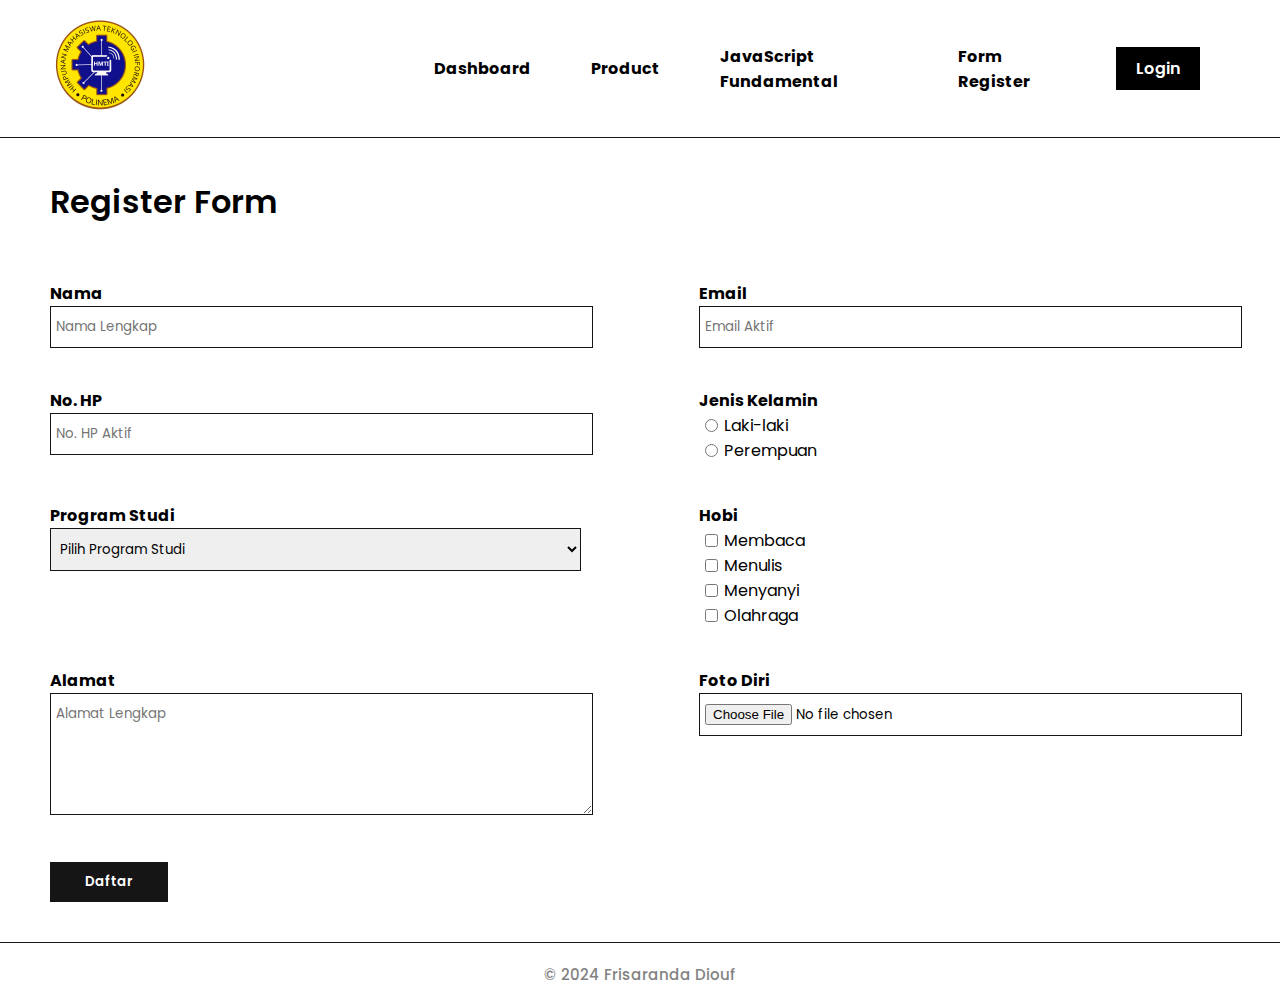
<file: html/form.html>
<!DOCTYPE html>
<html lang="en">

<head>
    <meta charset="UTF-8">
    <meta name="viewport" content="width=device-width, initial-scale=1.0">
    <meta http-equiv="X-UA-Compatible" content="ie=edge">
    <title>Register Form</title>

    <link rel="stylesheet" href="../css/style.css" />
    <link rel="preconnect" href="https://fonts.googleapis.com" />
    <link rel="preconnect" href="https://fonts.gstatic.com" crossorigin />
    <link
      href="https://fonts.googleapis.com/css2?family=Poppins:ital,wght@0,100;0,200;0,300;0,400;0,500;0,600;0,700;0,800;0,900;1,100;1,200;1,300;1,400;1,500;1,600;1,700;1,800;1,900&display=swap"
      rel="stylesheet"
    />
</head>

<body>
    <nav>
        <div class="logo">
            <a href="../index.php"><img src="../img/logo.png" alt="Logo HMTI"/></a>
        </div>

        <ul>
            <li>
                <a href="dashboard.html">Dashboard</a>
            </li>
            <li>
                <a href="product-responsive.html">Product</a>
            </li>
            <li>
                <a href="jsdasar.html">JavaScript Fundamental</a>
            </li>
            <li>
                <a href="form.html">Form Register</a>
            </li>
            <li>
                <a class="button" href="../php/login.php">Login</a>
            </li>
        </ul>
        
        <div class="menu-toggle">
            <input type="checkbox">
            <span></span>
            <span></span>
            <span></span>
        </div>
    </nav>
    <br>
    <h1 class="title">Register Form</h1>
    <form method="POST" enctype="multipart/form-data">
        <br>
        <div class="parent-content">
            <div class="section-50">
                <label for="nama"><b>Nama</b></label><br>
                <input type="text" name="nama" id="nama" placeholder="Nama Lengkap" required>
            </div>
            <div class="section-50">
                <label for="email"><b>Email</b></label>
                <input type="email" name="email" id="email" placeholder="Email Aktif" required>
            </div>
        </div>

        <div class="parent-content">
            <div class="section-50">
                <label for="no_hp"><b>No. HP</b></label>
                <input type="tel" name="no_hp" id="no_hp" placeholder="No. HP Aktif" required>
            </div>
            <div class="section-50">
                <p><b>Jenis Kelamin</b></p>
                <div class="form-group">
                    <input type="radio" id="laki" name="jenis_kelamin" value="Laki-laki"><label for="laki">Laki-laki</label>
                </div>
                <div class="form-group">
                    <input type="radio" id="pr" name="jenis_kelamin" value="Perempuan"><label for="pr">Perempuan</label>
                </div>
            </div>
        </div>

        <div class="parent-content">
            <div class="section-50">
                <label for="prodi"><b>Program Studi</b></label>
                <select name="prodi" id="prodi" size="1">
                    <option value="null" disabled selected hidden>Pilih Program Studi</option>
                    <option value="Teknik Informatika">Teknik Informatika</option>
                    <option value="Teknik Komputer">Teknik Komputer</option>
                    <option value="Sistem Informasi">Sistem Informasi</option>
                    <option value="Rekayasa Perangkat Lunak">Rekayasa Perangkat Lunak</option>
                    <option value="Sistem Informasi Kelautan">Sistem Informasi Kelautan</option>
                </select>
            </div>
            <div class="section-50">
                <p><b>Hobi</b></p>
                <div class="form-group">
                    <input type="checkbox" id="membaca" name="hobi"><label for="membaca">Membaca</label>
                </div>
                <div class="form-group">
                    <input type="checkbox" id="menulis" name="hobi"><label for="menulis">Menulis</label>
                </div>
                <div class="form-group">
                    <input type="checkbox" id="menyanyi" name="hobi"><label for="menyanyi">Menyanyi</label>
                </div>
                <div class="form-group">
                    <input type="checkbox" id="olahraga" name="hobi"><label for="olahraga">Olahraga</label>
                </div>
            </div>
        </div>

        <div class="parent-content">
            <div class="section-50">
                <label for="alamat"><b>Alamat</b></label>
                <textarea name="alamat" id="alamat" cols="30" rows="5" placeholder="Alamat Lengkap"></textarea>
            </div>
            <div class="section-50">
                <label for="foto"><b>Foto Diri</b></label>
                <input type="file" name="foto" id="foto" accept="image/*">
            </div>
        </div>
        <button type="submit" class="btn-primary">Daftar</button>
    </form>
    <br>
    <footer>
        <h1>&copy 2024 Frisaranda Diouf</h1>
    </footer>
</body>

</html>
</file>
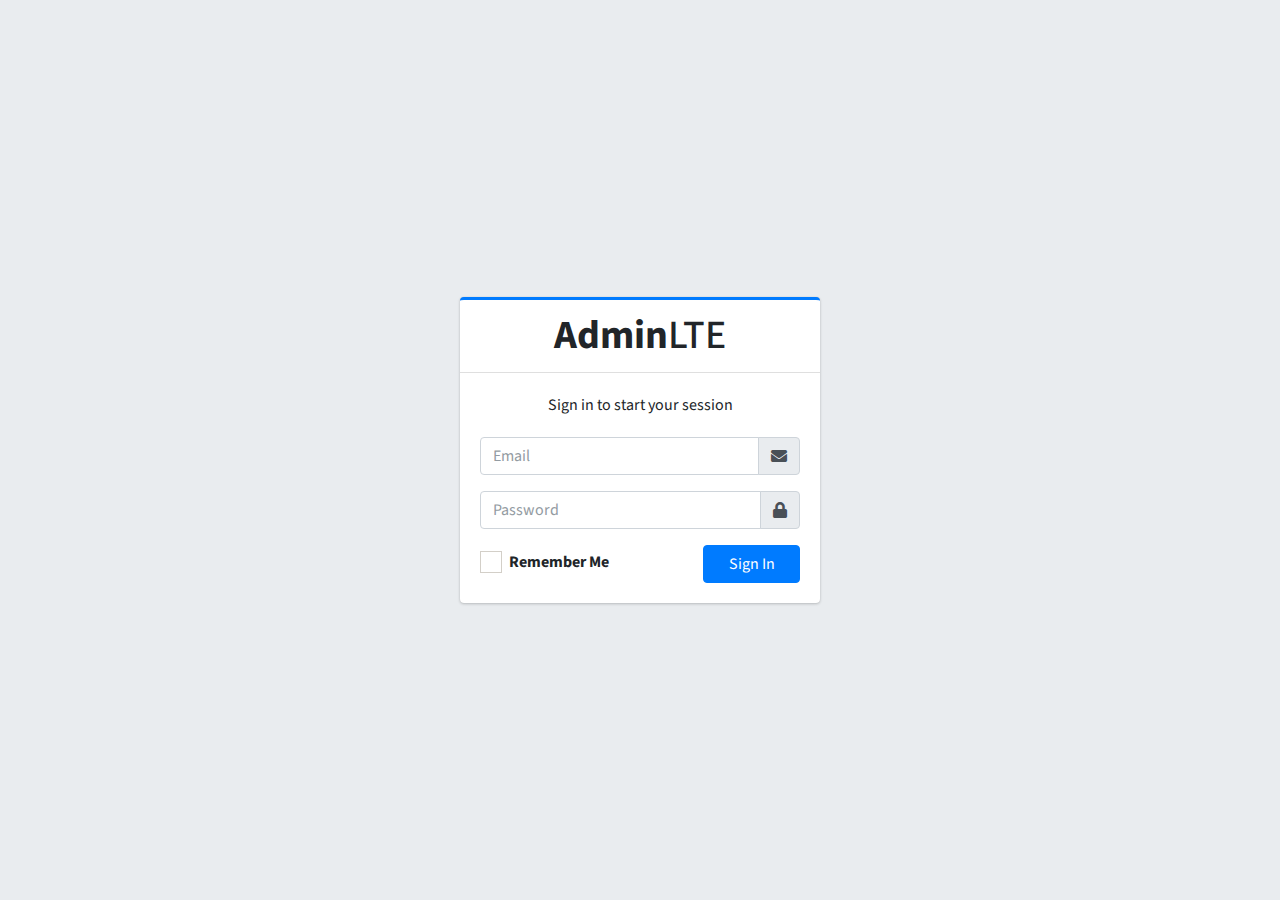
<file: html/login-layout.html>
<!DOCTYPE html>
<html lang="en">
  <head>
    <meta charset="utf-8" />
    <meta name="viewport" content="width=device-width, initial-scale=1" />
    <title>Login Page</title>

    <!-- Google Font: Source Sans Pro -->
    <link
      rel="stylesheet"
      href="https://fonts.googleapis.com/css?family=Source+Sans+Pro:300,400,400i,700&display=fallback"
    />
    <!-- Font Awesome -->
    <link
      rel="stylesheet"
      href="../assets/plugins/fontawesome-free/css/all.min.css"
    />
    <!-- icheck bootstrap -->
    <link
      rel="stylesheet"
      href="../assets/plugins/icheck-bootstrap/icheck-bootstrap.min.css"
    />
    <!-- Theme style -->
    <link rel="stylesheet" href="../assets/dist/css/adminlte.min.css" />
  </head>
  <body class="hold-transition login-page">
    <div class="login-box">
      <!-- /.login-logo -->
      <div class="card card-outline card-primary">
        <div class="card-header text-center">
          <a href="../assets/index2.html" class="h1"><b>Admin</b>LTE</a>
        </div>
        <div class="card-body">
          <p class="login-box-msg">Sign in to start your session</p>
          <form action="../index.php">
            <div class="input-group mb-3">
              <input type="email" class="form-control" placeholder="Email" />
              <div class="input-group-append">
                <div class="input-group-text">
                  <span class="fas fa-envelope"></span>
                </div>
              </div>
            </div>
            <div class="input-group mb-3">
              <input
                type="password"
                class="form-control"
                placeholder="Password"
              />
              <div class="input-group-append">
                <div class="input-group-text">
                  <span class="fas fa-lock"></span>
                </div>
              </div>
            </div>
            <div class="row">
              <div class="col-8">
                <div class="icheck-primary">
                  <input type="checkbox" id="remember" />
                  <label for="remember"> Remember Me </label>
                </div>
              </div>
              <!-- /.col -->
              <div class="col-4">
                <button type="submit" class="btn btn-primary btn-block">
                  Sign In
                </button>
              </div>
              <!-- /.col -->
            </div>
          </form>
        </div>
        <!-- /.card-body -->
      </div>
      <!-- /.card -->
    </div>
    <!-- /.login-box -->

    <!-- jQuery -->
    <script src="../assets/plugins/jquery/jquery.min.js"></script>
    <!-- Bootstrap 4 -->
    <script src="../assets/plugins/bootstrap/js/bootstrap.bundle.min.js"></script>
    <!-- AdminLTE App -->
    <script src="../assets/dist/js/adminlte.min.js"></script>
  </body>
</html>
</file>
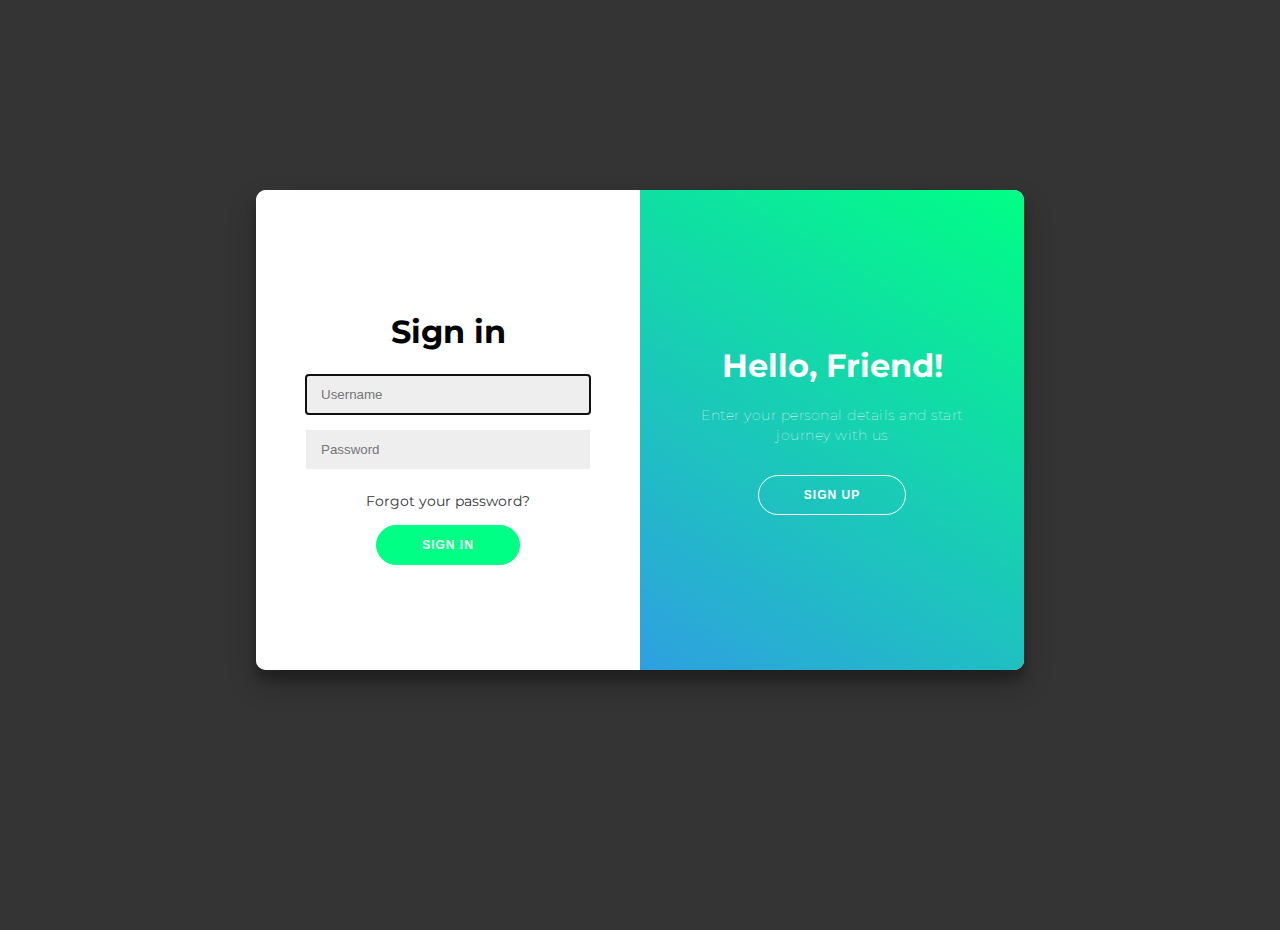
<file: html/login-responsive.html>
<!DOCTYPE html>
<html lang="en">
<head>
    <meta charset="UTF-8">
    <meta name="viewport" content="width=device-width, initial-scale=1.0">
    <title>Login Page</title>
    <link rel="stylesheet" href="../css/login.css">
</head>
<body>
    <div class="container" id="container">
        <div class="form-container sign-up-container">
            <form>
                <h1>Create Account</h1>
                <input type="text" placeholder="Name" name="name" required>
                <input type="text" placeholder="Username" name="username" required>
                <input type="password" placeholder="Password" name="password" required>
                <input type="password" placeholder="Confirm Password" name="password_confirmation" required>
                <button type="submit">Sign Up</button>
            </form>
        </div>
        <div class="form-container sign-in-container">
            <form action="../index.php">
                <h1 class="m-3">Sign in</h1>
                <input type="text" placeholder="Username" name="username" class="form-control" autofocus required>
                <input type="password" placeholder="Password" name="password" class="form-control" required>
                <a href="">Forgot your password?</a>
                <button type="submit">Sign In</button>
            </form>
        </div>
        <div class="overlay-container">
            <div class="overlay">
                <div class="overlay-panel overlay-left">
                    <h1>Welcome Back!</h1>
                    <p>To keep connected with us please login with your personal info</p>
                    <button class="ghost" id="signIn">Sign In</button>
                </div>
                <div class="overlay-panel overlay-right">
                    <h1>Hello, Friend!</h1>
                    <p>Enter your personal details and start journey with us</p>
                    <button class="ghost" id="signUp">Sign Up</button>
                </div>
            </div>
        </div>
    </div>

    <script src="../js/login.js"></script>
</body>
</html>
</file>
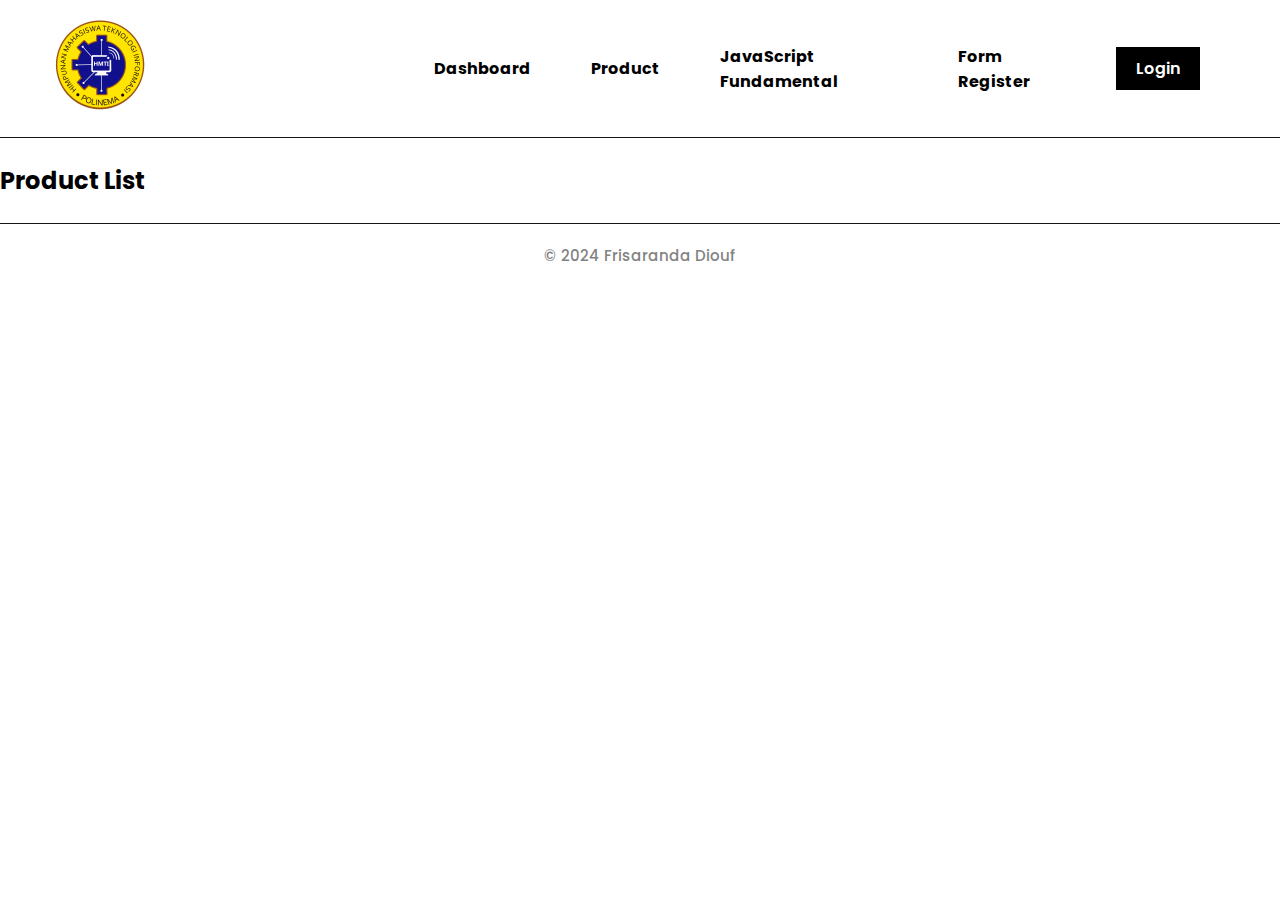
<file: html/product-responsive.html>
<!DOCTYPE html>
<html lang="en">
  <head>
    <meta charset="UTF-8" />
    <meta name="viewport" content="width=device-width, initial-scale=1.0" />
    <title>Product API</title>

    <link rel="stylesheet" href="../css/style.css" />
    <link rel="preconnect" href="https://fonts.googleapis.com" />
    <link rel="preconnect" href="https://fonts.gstatic.com" crossorigin />
    <link
      href="https://fonts.googleapis.com/css2?family=Poppins:ital,wght@0,100;0,200;0,300;0,400;0,500;0,600;0,700;0,800;0,900;1,100;1,200;1,300;1,400;1,500;1,600;1,700;1,800;1,900&display=swap"
      rel="stylesheet"
    />
  </head>
  <body>
    <header>
      <nav>
        <div class="logo">
          <a href="../index.php"
            ><img src="../img/logo.png" alt="Logo HMTI"
          /></a>
        </div>

        <ul>
          <li>
            <a href="dashboard.html">Dashboard</a>
          </li>
          <li>
            <a href="product-responsive.html">Product</a>
          </li>
          <li>
            <a href="jsdasar.html">JavaScript Fundamental</a>
          </li>
          <li>
            <a href="form.html">Form Register</a>
          </li>
          <li>
            <a class="button" href="../php/login.php">Login</a>
          </li>
        </ul>

        <div class="menu-toggle">
          <input type="checkbox" />
          <span></span>
          <span></span>
          <span></span>
        </div>
      </nav>
    </header>
    <br />

    <main>
      <div id="api">
        <h2>Product List</h2>
        <ul id="productList"></ul>
      </div>
      <!-- <div class="card-container">
        <div class="card">
          <div class="card-content">
            <h3>Product 1</h3>
            <p>
              Lorem ipsum dolor sit amet consectetur, adipisicing elit. In, vel.
            </p>
            <a href="" class="btn">Read More</a>
          </div>
        </div>
      </div>
      <div class="card">
        <div class="card-content">
          <h3>Product 2</h3>
          <p>
            Lorem ipsum dolor sit amet consectetur, adipisicing elit. In, vel.
          </p>
          <a href="" class="btn">Read More</a>
        </div>
      </div>
      <div class="card">
        <div class="card-content">
          <h3>Product 3</h3>
          <p>
            Lorem ipsum dolor sit amet consectetur, adipisicing elit. In, vel.
          </p>
          <a href="" class="btn">Read More</a>
        </div>
      </div> -->
    </main>

    <br />
    <footer>
      <h1>&copy 2024 Frisaranda Diouf</h1>
    </footer>

    <script src="../js/api.js"></script>
  </body>
</html>
</file>
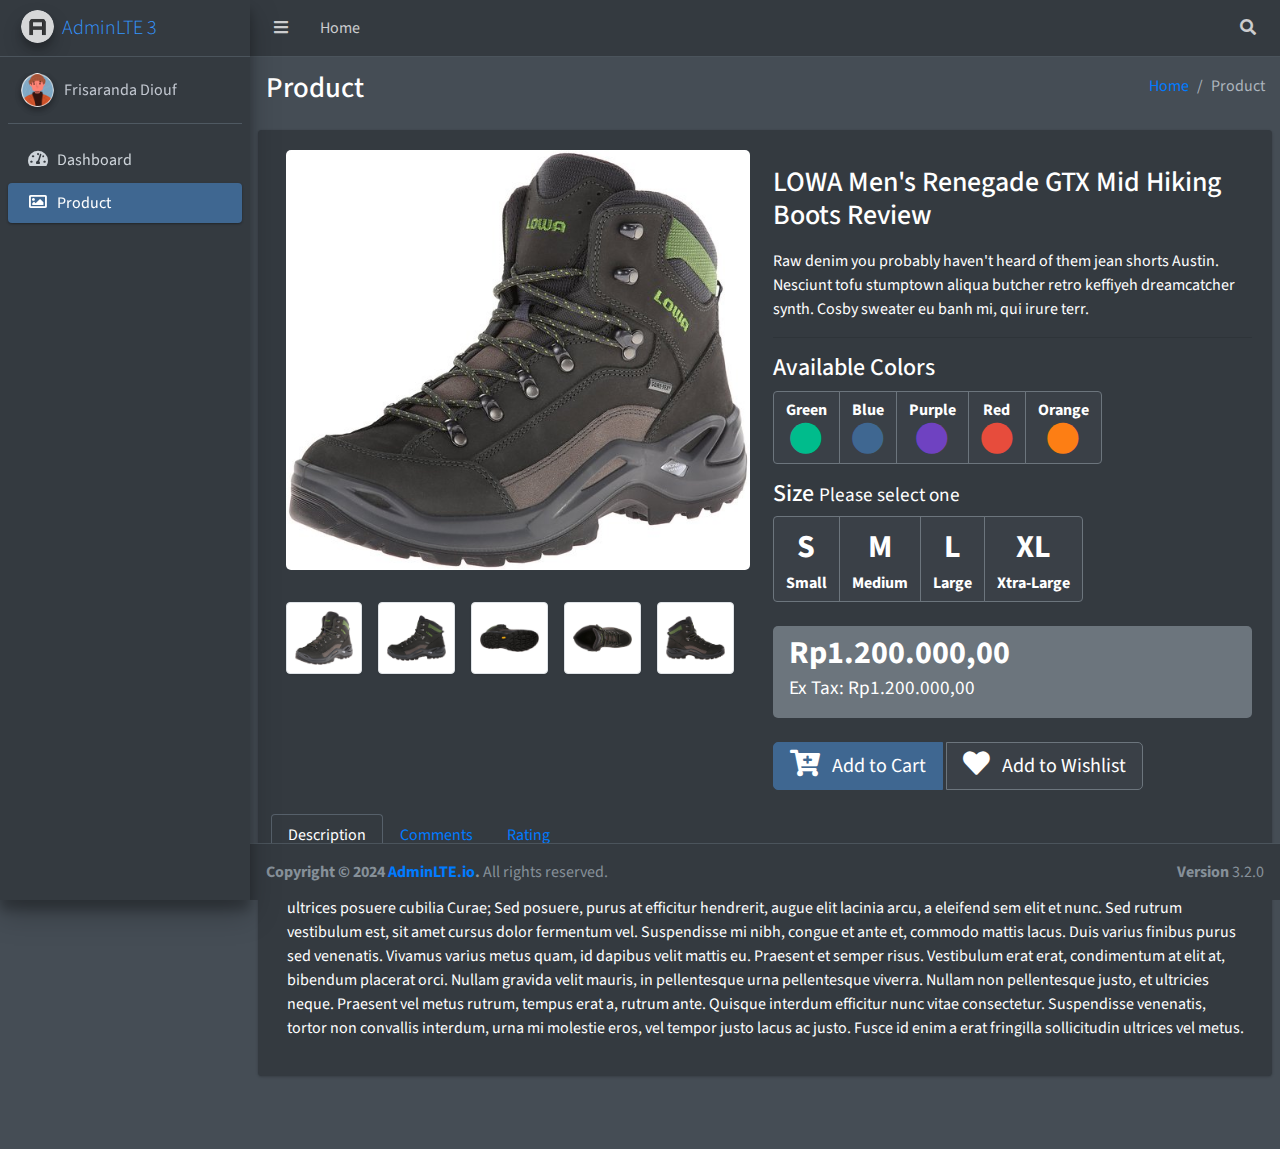
<file: html/product.layout.html>
<!DOCTYPE html>
<html lang="en">
  <head>
    <meta charset="utf-8" />
    <meta name="viewport" content="width=device-width, initial-scale=1" />
    <title>Dashboard</title>

    <!-- Google Font: Source Sans Pro -->
    <link
      rel="stylesheet"
      href="https://fonts.googleapis.com/css?family=Source+Sans+Pro:300,400,400i,700&display=fallback"
    />
    <!-- Font Awesome Icons -->
    <link
      rel="stylesheet"
      href="../assets/plugins/fontawesome-free/css/all.min.css"
    />
    <!-- overlayScrollbars -->
    <link
      rel="stylesheet"
      href="../assets/plugins/overlayScrollbars/css/OverlayScrollbars.min.css"
    />
    <!-- Theme style -->
    <link rel="stylesheet" href="../assets/dist/css/adminlte.min.css" />
  </head>
  <body
    class="hold-transition dark-mode sidebar-mini layout-fixed layout-navbar-fixed layout-footer-fixed"
  >
    <div class="wrapper">
      <!-- Preloader -->
      <div
        class="preloader flex-column justify-content-center align-items-center"
      >
        <img
          class="animation__wobble"
          src="../assets/dist/img/AdminLTELogo.png"
          alt="AdminLTELogo"
          height="60"
          width="60"
        />
      </div>

      <!-- Navbar -->
      <nav class="main-header navbar navbar-expand navbar-dark">
        <!-- Left navbar links -->
        <ul class="navbar-nav">
          <li class="nav-item">
            <a class="nav-link" data-widget="pushmenu" href="#" role="button"
              ><i class="fas fa-bars"></i
            ></a>
          </li>
          <li class="nav-item d-none d-sm-inline-block">
            <a href="../index.php" class="nav-link">Home</a>
          </li>
        </ul>

        <!-- Right navbar links -->
        <ul class="navbar-nav ml-auto">
          <!-- Navbar Search -->
          <li class="nav-item">
            <a
              class="nav-link"
              data-widget="navbar-search"
              href="#"
              role="button"
            >
              <i class="fas fa-search"></i>
            </a>
            <div class="navbar-search-block">
              <form class="form-inline">
                <div class="input-group input-group-sm">
                  <input
                    class="form-control form-control-navbar"
                    type="search"
                    placeholder="Search"
                    aria-label="Search"
                  />
                  <div class="input-group-append">
                    <button class="btn btn-navbar" type="submit">
                      <i class="fas fa-search"></i>
                    </button>
                    <button
                      class="btn btn-navbar"
                      type="button"
                      data-widget="navbar-search"
                    >
                      <i class="fas fa-times"></i>
                    </button>
                  </div>
                </div>
              </form>
            </div>
          </li>
        </ul>
      </nav>
      <!-- /.navbar -->

      <!-- Main Sidebar Container -->
      <aside class="main-sidebar sidebar-dark-primary elevation-4">
        <!-- Brand Logo -->
        <a href="../assets/index3.html" class="brand-link">
          <img
            src="../assets/dist/img/AdminLTELogo.png"
            alt="AdminLTE Logo"
            class="brand-image img-circle elevation-3"
            style="opacity: 0.8"
          />
          <span class="brand-text font-weight-light">AdminLTE 3</span>
        </a>

        <!-- Sidebar -->
        <div class="sidebar">
          <!-- Sidebar user panel (optional) -->
          <div class="user-panel mt-3 pb-3 mb-3 d-flex">
            <div class="image">
              <img
                src="../img/logo2.png"
                class="img-circle elevation-2"
                alt="User Image"
              />
            </div>
            <div class="info">
              <a href="#" class="d-block">Frisaranda Diouf</a>
            </div>
          </div>

          <!-- Sidebar Menu -->
          <nav class="mt-2">
            <ul
              class="nav nav-pills nav-sidebar flex-column"
              data-widget="treeview"
              role="menu"
              data-accordion="false"
            >
              <!-- Add icons to the links using the .nav-icon class
               with font-awesome or any other icon font library -->
              <li class="nav-item">
                <a href="dashboard.html" class="nav-link">
                  <i class="nav-icon fas fa-tachometer-alt"></i>
                  <p>Dashboard</p>
                </a>
              </li>
              <li class="nav-item">
                <a href="product.layout.html" class="nav-link active">
                  <i class="nav-icon far fa-image"></i>
                  <p>Product</p>
                </a>
              </li>
            </ul>
          </nav>
          <!-- /.sidebar-menu -->
        </div>
        <!-- /.sidebar -->
      </aside>

      <!-- Content Wrapper. Contains page content -->
      <div class="content-wrapper">
        <!-- Content Header (Page header) -->
        <section class="content-header">
          <div class="container-fluid">
            <div class="row mb-2">
              <div class="col-sm-6">
                <h1>Product</h1>
              </div>
              <div class="col-sm-6">
                <ol class="breadcrumb float-sm-right">
                  <li class="breadcrumb-item"><a href="#">Home</a></li>
                  <li class="breadcrumb-item active">Product</li>
                </ol>
              </div>
            </div>
          </div>
          <!-- /.container-fluid -->
        </section>

        <!-- Main content -->
        <section class="content">
          <!-- Default box -->
          <div class="card card-solid">
            <div class="card-body">
              <div class="row">
                <div class="col-12 col-sm-6">
                  <h3 class="d-inline-block d-sm-none">
                    LOWA Men's Renegade GTX Mid Hiking Boots Review
                  </h3>
                  <div class="col-12">
                    <img
                      src="../assets/dist/img/prod-1.jpg"
                      class="product-image"
                      alt="Product Image"
                      style="border-radius: 5px"
                    />
                  </div>
                  <div class="col-12 product-image-thumbs">
                    <div class="product-image-thumb active">
                      <img
                        src="../assets/dist/img/prod-1.jpg"
                        alt="Product Image"
                      />
                    </div>
                    <div class="product-image-thumb">
                      <img
                        src="../assets/dist/img/prod-2.jpg"
                        alt="Product Image"
                      />
                    </div>
                    <div class="product-image-thumb">
                      <img
                        src="../assets/dist/img/prod-3.jpg"
                        alt="Product Image"
                      />
                    </div>
                    <div class="product-image-thumb">
                      <img
                        src="../assets/dist/img/prod-4.jpg"
                        alt="Product Image"
                      />
                    </div>
                    <div class="product-image-thumb">
                      <img
                        src="../assets/dist/img/prod-5.jpg"
                        alt="Product Image"
                      />
                    </div>
                  </div>
                </div>
                <div class="col-12 col-sm-6">
                  <h3 class="my-3">
                    LOWA Men's Renegade GTX Mid Hiking Boots Review
                  </h3>
                  <p>
                    Raw denim you probably haven't heard of them jean shorts
                    Austin. Nesciunt tofu stumptown aliqua butcher retro
                    keffiyeh dreamcatcher synth. Cosby sweater eu banh mi, qui
                    irure terr.
                  </p>

                  <hr />
                  <h4>Available Colors</h4>
                  <div class="btn-group btn-group-toggle" data-toggle="buttons">
                    <label class="btn btn-default text-center active">
                      <input
                        type="radio"
                        name="color_option"
                        id="color_option_a1"
                        autocomplete="off"
                        checked
                      />
                      Green
                      <br />
                      <i class="fas fa-circle fa-2x text-green"></i>
                    </label>
                    <label class="btn btn-default text-center">
                      <input
                        type="radio"
                        name="color_option"
                        id="color_option_a2"
                        autocomplete="off"
                      />
                      Blue
                      <br />
                      <i class="fas fa-circle fa-2x text-blue"></i>
                    </label>
                    <label class="btn btn-default text-center">
                      <input
                        type="radio"
                        name="color_option"
                        id="color_option_a3"
                        autocomplete="off"
                      />
                      Purple
                      <br />
                      <i class="fas fa-circle fa-2x text-purple"></i>
                    </label>
                    <label class="btn btn-default text-center">
                      <input
                        type="radio"
                        name="color_option"
                        id="color_option_a4"
                        autocomplete="off"
                      />
                      Red
                      <br />
                      <i class="fas fa-circle fa-2x text-red"></i>
                    </label>
                    <label class="btn btn-default text-center">
                      <input
                        type="radio"
                        name="color_option"
                        id="color_option_a5"
                        autocomplete="off"
                      />
                      Orange
                      <br />
                      <i class="fas fa-circle fa-2x text-orange"></i>
                    </label>
                  </div>

                  <h4 class="mt-3">Size <small>Please select one</small></h4>
                  <div class="btn-group btn-group-toggle" data-toggle="buttons">
                    <label class="btn btn-default text-center">
                      <input
                        type="radio"
                        name="color_option"
                        id="color_option_b1"
                        autocomplete="off"
                      />
                      <span class="text-xl">S</span>
                      <br />
                      Small
                    </label>
                    <label class="btn btn-default text-center">
                      <input
                        type="radio"
                        name="color_option"
                        id="color_option_b2"
                        autocomplete="off"
                      />
                      <span class="text-xl">M</span>
                      <br />
                      Medium
                    </label>
                    <label class="btn btn-default text-center">
                      <input
                        type="radio"
                        name="color_option"
                        id="color_option_b3"
                        autocomplete="off"
                      />
                      <span class="text-xl">L</span>
                      <br />
                      Large
                    </label>
                    <label class="btn btn-default text-center">
                      <input
                        type="radio"
                        name="color_option"
                        id="color_option_b4"
                        autocomplete="off"
                      />
                      <span class="text-xl">XL</span>
                      <br />
                      Xtra-Large
                    </label>
                  </div>

                  <div
                    class="bg-gray py-2 px-3 mt-4"
                    style="border-radius: 5px"
                  >
                    <h2 class="mb-0"><b>Rp1.200.000,00</b></h2>
                    <h4 class="mt-0">
                      <small>Ex Tax: Rp1.200.000,00 </small>
                    </h4>
                  </div>

                  <div class="mt-4">
                    <div
                      class="btn btn-primary btn-lg btn-flat"
                      style="
                        border-top-left-radius: 5px;
                        border-bottom-left-radius: 5px;
                      "
                    >
                      <i class="fas fa-cart-plus fa-lg mr-2"></i>
                      Add to Cart
                    </div>

                    <div
                      class="btn btn-default btn-lg btn-flat"
                      style="
                        border-top-right-radius: 5px;
                        border-bottom-right-radius: 5px;
                      "
                    >
                      <i class="fas fa-heart fa-lg mr-2"></i>
                      Add to Wishlist
                    </div>
                  </div>
                </div>
              </div>
              <div class="row mt-4">
                <nav class="w-100">
                  <div class="nav nav-tabs" id="product-tab" role="tablist">
                    <a
                      class="nav-item nav-link active"
                      id="product-desc-tab"
                      data-toggle="tab"
                      href="#product-desc"
                      role="tab"
                      aria-controls="product-desc"
                      aria-selected="true"
                      >Description</a
                    >
                    <a
                      class="nav-item nav-link"
                      id="product-comments-tab"
                      data-toggle="tab"
                      href="#product-comments"
                      role="tab"
                      aria-controls="product-comments"
                      aria-selected="false"
                      >Comments</a
                    >
                    <a
                      class="nav-item nav-link"
                      id="product-rating-tab"
                      data-toggle="tab"
                      href="#product-rating"
                      role="tab"
                      aria-controls="product-rating"
                      aria-selected="false"
                      >Rating</a
                    >
                  </div>
                </nav>
                <div class="tab-content p-3" id="nav-tabContent">
                  <div
                    class="tab-pane fade show active"
                    id="product-desc"
                    role="tabpanel"
                    aria-labelledby="product-desc-tab"
                  >
                    Lorem ipsum dolor sit amet, consectetur adipiscing elit.
                    Morbi vitae condimentum erat. Vestibulum ante ipsum primis
                    in faucibus orci luctus et ultrices posuere cubilia Curae;
                    Sed posuere, purus at efficitur hendrerit, augue elit
                    lacinia arcu, a eleifend sem elit et nunc. Sed rutrum
                    vestibulum est, sit amet cursus dolor fermentum vel.
                    Suspendisse mi nibh, congue et ante et, commodo mattis
                    lacus. Duis varius finibus purus sed venenatis. Vivamus
                    varius metus quam, id dapibus velit mattis eu. Praesent et
                    semper risus. Vestibulum erat erat, condimentum at elit at,
                    bibendum placerat orci. Nullam gravida velit mauris, in
                    pellentesque urna pellentesque viverra. Nullam non
                    pellentesque justo, et ultricies neque. Praesent vel metus
                    rutrum, tempus erat a, rutrum ante. Quisque interdum
                    efficitur nunc vitae consectetur. Suspendisse venenatis,
                    tortor non convallis interdum, urna mi molestie eros, vel
                    tempor justo lacus ac justo. Fusce id enim a erat fringilla
                    sollicitudin ultrices vel metus.
                  </div>
                  <div
                    class="tab-pane fade"
                    id="product-comments"
                    role="tabpanel"
                    aria-labelledby="product-comments-tab"
                  >
                    Vivamus rhoncus nisl sed venenatis luctus. Sed condimentum
                    risus ut tortor feugiat laoreet. Suspendisse potenti. Donec
                    et finibus sem, ut commodo lectus. Cras eget neque
                    dignissim, placerat orci interdum, venenatis odio. Nulla
                    turpis elit, consequat eu eros ac, consectetur fringilla
                    urna. Duis gravida ex pulvinar mauris ornare, eget porttitor
                    enim vulputate. Mauris hendrerit, massa nec aliquam cursus,
                    ex elit euismod lorem, vehicula rhoncus nisl dui sit amet
                    eros. Nulla turpis lorem, dignissim a sapien eget, ultrices
                    venenatis dolor. Curabitur vel turpis at magna elementum
                    hendrerit vel id dui. Curabitur a ex ullamcorper, ornare
                    velit vel, tincidunt ipsum.
                  </div>
                  <div
                    class="tab-pane fade"
                    id="product-rating"
                    role="tabpanel"
                    aria-labelledby="product-rating-tab"
                  >
                    Cras ut ipsum ornare, aliquam ipsum non, posuere elit. In
                    hac habitasse platea dictumst. Aenean elementum leo augue,
                    id fermentum risus efficitur vel. Nulla iaculis malesuada
                    scelerisque. Praesent vel ipsum felis. Ut molestie, purus
                    aliquam placerat sollicitudin, mi ligula euismod neque, non
                    bibendum nibh neque et erat. Etiam dignissim aliquam ligula,
                    aliquet feugiat nibh rhoncus ut. Aliquam efficitur lacinia
                    lacinia. Morbi ac molestie lectus, vitae hendrerit nisl.
                    Nullam metus odio, malesuada in vehicula at, consectetur nec
                    justo. Quisque suscipit odio velit, at accumsan urna
                    vestibulum a. Proin dictum, urna ut varius consectetur,
                    sapien justo porta lectus, at mollis nisi orci et nulla.
                    Donec pellentesque tortor vel nisl commodo ullamcorper.
                    Donec varius massa at semper posuere. Integer finibus orci
                    vitae vehicula placerat.
                  </div>
                </div>
              </div>
            </div>
            <!-- /.card-body -->
          </div>
          <!-- /.card -->
        </section>
        <!-- /.content -->
      </div>
      <!-- /.content-wrapper -->

      <!-- Control Sidebar -->
      <aside class="control-sidebar control-sidebar-dark">
        <!-- Control sidebar content goes here -->
      </aside>
      <!-- /.control-sidebar -->

      <!-- Main Footer -->
      <footer class="main-footer">
        <strong
          >Copyright &copy; 2024
          <a href="https://adminlte.io">AdminLTE.io</a>.</strong
        >
        All rights reserved.
        <div class="float-right d-none d-sm-inline-block">
          <b>Version</b> 3.2.0
        </div>
      </footer>
    </div>
    <!-- ./wrapper -->

    <!-- REQUIRED SCRIPTS -->
    <!-- jQuery -->
    <script src="../assets/plugins/jquery/jquery.min.js"></script>
    <!-- Bootstrap -->
    <script src="../assets/plugins/bootstrap/js/bootstrap.bundle.min.js"></script>
    <!-- overlayScrollbars -->
    <script src="../assets/plugins/overlayScrollbars/js/jquery.overlayScrollbars.min.js"></script>
    <!-- AdminLTE App -->
    <script src="../assets/dist/js/adminlte.js"></script>

    <!-- PAGE PLUGINS -->
    <!-- jQuery Mapael -->
    <script src="../assets/plugins/jquery-mousewheel/jquery.mousewheel.js"></script>
    <script src="../assets/plugins/raphael/raphael.min.js"></script>
    <script src="../assets/plugins/jquery-mapael/jquery.mapael.min.js"></script>
    <script src="../assets/plugins/jquery-mapael/maps/usa_states.min.js"></script>
    <!-- ChartJS -->
    <script src="../assets/plugins/chart.js/Chart.min.js"></script>

    <!-- AdminLTE for demo purposes -->
    <script src="../assets/dist/js/demo.js"></script>
    <!-- AdminLTE dashboard demo (This is only for demo purposes) -->
    <script src="../assets/dist/js/pages/dashboard2.js"></script>
    <script>
      $(document).ready(function () {
        $(".product-image-thumb").on("click", function () {
          var $image_element = $(this).find("img");
          $(".product-image").prop("src", $image_element.attr("src"));
          $(".product-image-thumb.active").removeClass("active");
          $(this).addClass("active");
        });
      });
    </script>
  </body>
</html>
</file>
<file: css/style.css>
* {
    font-family: "Poppins", sans-serif;
    margin: 0;
    border: 0;
    padding: 0;
}

body {
    overflow-x: hidden;
}

nav {
    display: flex;
    padding: 15px 50px;
    justify-content: space-between;
    border-bottom: 1px solid #151515;
}

nav ul {
    display: flex;
    list-style: none;
    text-decoration: none;
    align-items: center;
    width: 70%;
    justify-content: space-between;
}

nav ul li {
    padding: 5px 30px;
}

nav ul li a {
    color: black;
    text-decoration: none;
    font-weight: bold;
}

.button {
    background-color: black;
    color: white;
    font-weight: 600;
    outline: none;
    border: 0;
    padding: 10px 20px;
}

/* Hamburger Menu */

.menu-toggle {
    display: none;
    flex-direction: column;
    height: 20px;
    justify-content: space-between;
    position: relative;
    padding-top: 40px;
}

.menu-toggle input {
    position: absolute;
    width: 40px;
    height: 30px;
    left: -6px;
    top: -5px;
    opacity: 0;
    cursor: pointer;
    z-index: 2;
    margin-top: 40px;
}

.menu-toggle span {
    display: block;
    width: 28px;
    height: 3px;
    background-color: black;
    border-radius: 3px;
    transition: all 0.5s;
    z-index: 1;
}

/* Hamburger Menu Animation */

.menu-toggle span:nth-child(2) {
    transform-origin: 0 0;
}

.menu-toggle span:nth-child(4) {
    transform-origin: 0 100%;
}

.menu-toggle input:checked ~ span:nth-child(2) {
    transform: rotate(45deg) translate(-1px, -1px);
}

.menu-toggle input:checked ~ span:nth-child(4) {
    transform: rotate(-45deg) translate(-1px, 0);
}

.menu-toggle input:checked ~ span:nth-child(3) {
    opacity: 0;
    transform: scale(0);
}

/* Responsive */

/* Laptop */

@media screen and (max-width: 1024px) {
    nav ul {
        width: 80%;
    }

    .slider {
        height: 400px;
    }
}

/* Tablet */

@media screen and (max-width: 768px) {
    nav ul {
        width: 80%;
    }

    .slider {
        height: 400px;
    }
}

/* Mobile */

@media screen and (max-width: 576px) {
    .menu-toggle {
        display: flex;
    }

    nav ul {
        position: absolute;
        right: 0;
        top: 0;
        width: 100%;
        height: 100vh;
        justify-content: space-evenly;
        flex-direction: column;
        align-items: center;
        background-color: white;
        z-index: 1;
        transform: translateX(100%);
        transition: all 1s;
        opacity: 0;
    }

    nav ul.slide {
        opacity: 1;
        transform: translateX(0);
    }

    .slider {
        width: 570px;
    }
}

/* home */

.slider {
    width: 1300px;
    max-width: 100vw;
    height: 700px;
    margin: auto;
    position: relative;
    overflow: hidden;
}

.list {
    position: absolute;
    top: 0;
    left: 0;
    height: 100%;
    display: flex;
    width: max-content;
    transition: 1s;
}

.list img {
    width: 1300px;
    max-width: 100vw;
    height: 100%;
    object-fit: cover;
}

.buttons {
    position: absolute;
    top: 45%;
    left: 5%;
    width: 90%;
    display: flex;
    justify-content: space-between;
}

.buttons button {
    width: 50px;
    height: 50px;
    border-radius: 50%;
    background-color: #fff;
    color: black;
    border: none;
    font-family: monospace;
    font-weight: bold;
    cursor: pointer;
}

.dots {
    position: absolute;
    bottom: 10px;
    color: #fff;
    left: 0;
    width: 100%;
    margin: 0;
    padding: 0;
    display: flex;
    justify-content: center;
}

.dots li {
    list-style: none;
    width: 10px;
    height: 10px;
    background-color: #fff;
    margin: 20px;
    border-radius: 20px;
    transition: 1s;
    cursor: pointer;
}

.dots li.active {
    width: 30px;
}

footer h1 {
    text-align: center;
    font-size: 15px;
    font-weight: 500;
    padding: 20px 0;
    color: #828282;
    border-top: 1px solid #151515;
}

/* form */

.title {
    font-weight: 600;
    padding: 15px 50px;
}

form {
    padding: 15px 50px;
}

.parent-content {
    display: flex;
    align-items: start;
    justify-content: space-between;
    margin-bottom: 40px;
}

.section-50 {
    width: 45%;
}

input, textarea, select {
    width: 100%;
    padding: 10px 5px;
    border: 1px solid #151515;
    flex: 0 0 25px;
}

label {
    flex: 1;
}

.form-group {
    display: flex;
    align-items: center;
    cursor: pointer;
}

.btn-primary {
    background-color: #151515;
    color: white;
    font-weight: 600;
    outline: none;
    border: 0;
    padding: 10px 20px;
    width: 10%;
    cursor: pointer;
}

/* product */

/* main {
    box-sizing: border-box;
}

.card-container {
    display: flex;
    justify-content: center;
    flex-wrap: wrap;
    margin-top: 100px;
}

.card {
    width: 325px;
    background-color: #f0f0f0;
    border-radius: 8px;
    overflow: hidden;
    box-shadow: 0px 2px 4px rgba(0, 0, 0, 0.2);
    margin: 20px;
}

.card-content {
    padding: 16px;
}

.card-content h3 {
    font-size: 28px;
    margin-bottom: 8px;
}

.card-content p {
    font-size: 15px;
    line-height: 1.3;
}

.card-content .btn {
    display: inline-block;
    padding: 8px 16px;
    background-color: #333;
    text-decoration: none;
    border-radius: 4px;
    margin-top: 16px;
    color: #fff;
} */
</file>
<file: assets/plugins/daterangepicker/daterangepicker.css>
.daterangepicker {
  position: absolute;
  color: inherit;
  background-color: #fff;
  border-radius: 4px;
  border: 1px solid #ddd;
  width: 278px;
  max-width: none;
  padding: 0;
  margin-top: 7px;
  top: 100px;
  left: 20px;
  z-index: 3001;
  display: none;
  font-family: arial;
  font-size: 15px;
  line-height: 1em;
}

.daterangepicker:before, .daterangepicker:after {
  position: absolute;
  display: inline-block;
  border-bottom-color: rgba(0, 0, 0, 0.2);
  content: '';
}

.daterangepicker:before {
  top: -7px;
  border-right: 7px solid transparent;
  border-left: 7px solid transparent;
  border-bottom: 7px solid #ccc;
}

.daterangepicker:after {
  top: -6px;
  border-right: 6px solid transparent;
  border-bottom: 6px solid #fff;
  border-left: 6px solid transparent;
}

.daterangepicker.opensleft:before {
  right: 9px;
}

.daterangepicker.opensleft:after {
  right: 10px;
}

.daterangepicker.openscenter:before {
  left: 0;
  right: 0;
  width: 0;
  margin-left: auto;
  margin-right: auto;
}

.daterangepicker.openscenter:after {
  left: 0;
  right: 0;
  width: 0;
  margin-left: auto;
  margin-right: auto;
}

.daterangepicker.opensright:before {
  left: 9px;
}

.daterangepicker.opensright:after {
  left: 10px;
}

.daterangepicker.drop-up {
  margin-top: -7px;
}

.daterangepicker.drop-up:before {
  top: initial;
  bottom: -7px;
  border-bottom: initial;
  border-top: 7px solid #ccc;
}

.daterangepicker.drop-up:after {
  top: initial;
  bottom: -6px;
  border-bottom: initial;
  border-top: 6px solid #fff;
}

.daterangepicker.single .daterangepicker .ranges, .daterangepicker.single .drp-calendar {
  float: none;
}

.daterangepicker.single .drp-selected {
  display: none;
}

.daterangepicker.show-calendar .drp-calendar {
  display: block;
}

.daterangepicker.show-calendar .drp-buttons {
  display: block;
}

.daterangepicker.auto-apply .drp-buttons {
  display: none;
}

.daterangepicker .drp-calendar {
  display: none;
  max-width: 270px;
}

.daterangepicker .drp-calendar.left {
  padding: 8px 0 8px 8px;
}

.daterangepicker .drp-calendar.right {
  padding: 8px;
}

.daterangepicker .drp-calendar.single .calendar-table {
  border: none;
}

.daterangepicker .calendar-table .next span, .daterangepicker .calendar-table .prev span {
  color: #fff;
  border: solid black;
  border-width: 0 2px 2px 0;
  border-radius: 0;
  display: inline-block;
  padding: 3px;
}

.daterangepicker .calendar-table .next span {
  transform: rotate(-45deg);
  -webkit-transform: rotate(-45deg);
}

.daterangepicker .calendar-table .prev span {
  transform: rotate(135deg);
  -webkit-transform: rotate(135deg);
}

.daterangepicker .calendar-table th, .daterangepicker .calendar-table td {
  white-space: nowrap;
  text-align: center;
  vertical-align: middle;
  min-width: 32px;
  width: 32px;
  height: 24px;
  line-height: 24px;
  font-size: 12px;
  border-radius: 4px;
  border: 1px solid transparent;
  white-space: nowrap;
  cursor: pointer;
}

.daterangepicker .calendar-table {
  border: 1px solid #fff;
  border-radius: 4px;
  background-color: #fff;
}

.daterangepicker .calendar-table table {
  width: 100%;
  margin: 0;
  border-spacing: 0;
  border-collapse: collapse;
}

.daterangepicker td.available:hover, .daterangepicker th.available:hover {
  background-color: #eee;
  border-color: transparent;
  color: inherit;
}

.daterangepicker td.week, .daterangepicker th.week {
  font-size: 80%;
  color: #ccc;
}

.daterangepicker td.off, .daterangepicker td.off.in-range, .daterangepicker td.off.start-date, .daterangepicker td.off.end-date {
  background-color: #fff;
  border-color: transparent;
  color: #999;
}

.daterangepicker td.in-range {
  background-color: #ebf4f8;
  border-color: transparent;
  color: #000;
  border-radius: 0;
}

.daterangepicker td.start-date {
  border-radius: 4px 0 0 4px;
}

.daterangepicker td.end-date {
  border-radius: 0 4px 4px 0;
}

.daterangepicker td.start-date.end-date {
  border-radius: 4px;
}

.daterangepicker td.active, .daterangepicker td.active:hover {
  background-color: #357ebd;
  border-color: transparent;
  color: #fff;
}

.daterangepicker th.month {
  width: auto;
}

.daterangepicker td.disabled, .daterangepicker option.disabled {
  color: #999;
  cursor: not-allowed;
  text-decoration: line-through;
}

.daterangepicker select.monthselect, .daterangepicker select.yearselect {
  font-size: 12px;
  padding: 1px;
  height: auto;
  margin: 0;
  cursor: default;
}

.daterangepicker select.monthselect {
  margin-right: 2%;
  width: 56%;
}

.daterangepicker select.yearselect {
  width: 40%;
}

.daterangepicker select.hourselect, .daterangepicker select.minuteselect, .daterangepicker select.secondselect, .daterangepicker select.ampmselect {
  width: 50px;
  margin: 0 auto;
  background: #eee;
  border: 1px solid #eee;
  padding: 2px;
  outline: 0;
  font-size: 12px;
}

.daterangepicker .calendar-time {
  text-align: center;
  margin: 4px auto 0 auto;
  line-height: 30px;
  position: relative;
}

.daterangepicker .calendar-time select.disabled {
  color: #ccc;
  cursor: not-allowed;
}

.daterangepicker .drp-buttons {
  clear: both;
  text-align: right;
  padding: 8px;
  border-top: 1px solid #ddd;
  display: none;
  line-height: 12px;
  vertical-align: middle;
}

.daterangepicker .drp-selected {
  display: inline-block;
  font-size: 12px;
  padding-right: 8px;
}

.daterangepicker .drp-buttons .btn {
  margin-left: 8px;
  font-size: 12px;
  font-weight: bold;
  padding: 4px 8px;
}

.daterangepicker.show-ranges.single.rtl .drp-calendar.left {
  border-right: 1px solid #ddd;
}

.daterangepicker.show-ranges.single.ltr .drp-calendar.left {
  border-left: 1px solid #ddd;
}

.daterangepicker.show-ranges.rtl .drp-calendar.right {
  border-right: 1px solid #ddd;
}

.daterangepicker.show-ranges.ltr .drp-calendar.left {
  border-left: 1px solid #ddd;
}

.daterangepicker .ranges {
  float: none;
  text-align: left;
  margin: 0;
}

.daterangepicker.show-calendar .ranges {
  margin-top: 8px;
}

.daterangepicker .ranges ul {
  list-style: none;
  margin: 0 auto;
  padding: 0;
  width: 100%;
}

.daterangepicker .ranges li {
  font-size: 12px;
  padding: 8px 12px;
  cursor: pointer;
}

.daterangepicker .ranges li:hover {
  background-color: #eee;
}

.daterangepicker .ranges li.active {
  background-color: #08c;
  color: #fff;
}

/*  Larger Screen Styling */
@media (min-width: 564px) {
  .daterangepicker {
    width: auto;
  }

  .daterangepicker .ranges ul {
    width: 140px;
  }

  .daterangepicker.single .ranges ul {
    width: 100%;
  }

  .daterangepicker.single .drp-calendar.left {
    clear: none;
  }

  .daterangepicker.single .ranges, .daterangepicker.single .drp-calendar {
    float: left;
  }

  .daterangepicker {
    direction: ltr;
    text-align: left;
  }

  .daterangepicker .drp-calendar.left {
    clear: left;
    margin-right: 0;
  }

  .daterangepicker .drp-calendar.left .calendar-table {
    border-right: none;
    border-top-right-radius: 0;
    border-bottom-right-radius: 0;
  }

  .daterangepicker .drp-calendar.right {
    margin-left: 0;
  }

  .daterangepicker .drp-calendar.right .calendar-table {
    border-left: none;
    border-top-left-radius: 0;
    border-bottom-left-radius: 0;
  }

  .daterangepicker .drp-calendar.left .calendar-table {
    padding-right: 8px;
  }

  .daterangepicker .ranges, .daterangepicker .drp-calendar {
    float: left;
  }
}

@media (min-width: 730px) {
  .daterangepicker .ranges {
    width: auto;
  }

  .daterangepicker .ranges {
    float: left;
  }

  .daterangepicker.rtl .ranges {
    float: right;
  }

  .daterangepicker .drp-calendar.left {
    clear: none !important;
  }
}
</file>
<file: css/login.css>
@import url('https://fonts.googleapis.com/css?family=Montserrat:400,800');

* {
	box-sizing: border-box;
}

body {
	background: #343434;
	display: flex;
	justify-content: center;
	align-items: center;
	flex-direction: column;
	font-family: 'Montserrat', sans-serif;
	height: 100vh;
	margin: -20px 0 50px;
}

h1 {
	font-weight: bold;
	margin: 0;
}

h2 {
	text-align: center;
}

p {
	font-size: 14px;
	font-weight: 100;
	line-height: 20px;
	letter-spacing: 0.5px;
	margin: 20px 0 30px;
}

span {
	font-size: 12px;
}

a {
	color: #333;
	font-size: 14px;
	text-decoration: none;
	margin: 15px 0;
}

button {
	border-radius: 20px;
	border: 1px solid #00FF85;
	background-color:  #00FF85;
	color: #FFFFFF;
	font-size: 12px;
	font-weight: bold;
	padding: 12px 45px;
	letter-spacing: 1px;
	text-transform: uppercase;
	transition: transform 80ms ease-in;
}

button:active {
	transform: scale(0.95);
}

button:focus {
	outline: none;
}

button.ghost {
	background-color: transparent;
	border-color: #FFFFFF;
}

form {
	background-color: #FFFFFF;
	display: flex;
	align-items: center;
	justify-content: center;
	flex-direction: column;
	padding: 0 50px;
	height: 100%;
	text-align: center;
}

input {
	background-color: #eee;
	border: none;
	padding: 12px 15px;
	margin: 8px 0;
	width: 100%;
}

.container {
	background-color: #fff;
	border-radius: 10px;
  	box-shadow: 0 14px 28px rgba(0,0,0,0.25),
			0 10px 10px rgba(0,0,0,0.22);
	position: relative;
	overflow: hidden;
	width: 768px;
	max-width: 100%;
	min-height: 480px;
}

.form-container {
	position: absolute;
	top: 0;
	height: 100%;
	transition: all 0.6s ease-in-out;
}

.sign-in-container {
	left: 0;
	width: 50%;
	z-index: 2;
}

.container.right-panel-active .sign-in-container {
	transform: translateX(100%);
}

.sign-up-container {
	left: 0;
	width: 50%;
	opacity: 0;
	z-index: 1;
}

.container.right-panel-active .sign-up-container {
	transform: translateX(100%);
	opacity: 1;
	z-index: 5;
	animation: show 0.6s;
}

@keyframes show {
	0%, 49.99% {
		opacity: 0;
		z-index: 1;
	}

	50%, 100% {
		opacity: 1;
		z-index: 5;
	}
}

.overlay-container {
	position: absolute;
	top: 0;
	left: 50%;
	width: 50%;
	height: 100%;
	overflow: hidden;
	transition: transform 0.6s ease-in-out;
	z-index: 100;
}

.container.right-panel-active .overlay-container{
	transform: translateX(-100%);
}

.overlay {
	background: #3E80FF;
	background: -webkit-linear-gradient(to bottom left, #00FF85, #3E80FF);
	background: linear-gradient(to bottom left, #00FF85, #3E80FF);
	background-repeat: no-repeat;
	background-size: cover;
	background-position: 0 0;
	color: #FFFFFF;
	position: relative;
	left: -100%;
	height: 100%;
	width: 200%;
  	transform: translateX(0);
	transition: transform 0.6s ease-in-out;
}

.container.right-panel-active .overlay {
  	transform: translateX(50%);
}

.overlay-panel {
	position: absolute;
	display: flex;
	align-items: center;
	justify-content: center;
	flex-direction: column;
	padding: 0 40px;
	text-align: center;
	top: 0;
	height: 100%;
	width: 50%;
	transform: translateX(0);
	transition: transform 0.6s ease-in-out;
}

.overlay-left {
	transform: translateX(-20%);
}

.container.right-panel-active .overlay-left {
	transform: translateX(0);
}

.overlay-right {
	right: 0;
	transform: translateX(0);
}

.container.right-panel-active .overlay-right {
	transform: translateX(20%);
}

.social-container {
	margin: 20px 0;
}

.social-container a {
	border: 1px solid #DDDDDD;
	border-radius: 50%;
	display: inline-flex;
	justify-content: center;
	align-items: center;
	margin: 0 5px;
	height: 40px;
	width: 40px;
}

footer {
    background-color: #222;
    color: #fff;
    font-size: 14px;
    bottom: 0;
    position: fixed;
    left: 0;
    right: 0;
    text-align: center;
    z-index: 999;
}

footer p {
    margin: 10px 0;
}

footer i {
    color: red;
}

footer a {
    color: #3c97bf;
    text-decoration: none;
}

.m-3
{
    margin: 1rem !important;
}

.m-1
{
    margin: .25rem !important;
}
</file>
<file: assets/plugins/jqvmap/jqvmap.min.css>
.jqvmap-label,.jqvmap-pin{pointer-events:none}.jqvmap-label{position:absolute;display:none;-webkit-border-radius:3px;-moz-border-radius:3px;border-radius:3px;background:#292929;color:#fff;font-family:sans-serif,Verdana;font-size:smaller;padding:3px}.jqvmap-zoomin,.jqvmap-zoomout{position:absolute;left:10px;-webkit-border-radius:3px;-moz-border-radius:3px;border-radius:3px;background:#000;padding:3px;color:#fff;width:10px;height:10px;cursor:pointer;line-height:10px;text-align:center}.jqvmap-zoomin{top:10px}.jqvmap-zoomout{top:30px}.jqvmap-region{cursor:pointer}.jqvmap-ajax_response{width:100%;height:500px}
</file>
<file: assets/plugins/overlayScrollbars/css/OverlayScrollbars.min.css>
/*!
 * OverlayScrollbars
 * https://github.com/KingSora/OverlayScrollbars
 *
 * Version: 1.13.0
 *
 * Copyright KingSora | Rene Haas.
 * https://github.com/KingSora
 *
 * Released under the MIT license.
 * Date: 02.08.2020
 */
html.os-html,html.os-html>.os-host{display:block;overflow:hidden;box-sizing:border-box;height:100%!important;width:100%!important;min-width:100%!important;min-height:100%!important;margin:0!important;position:absolute!important}html.os-html>.os-host>.os-padding{position:absolute}body.os-dragging,body.os-dragging *{cursor:default}.os-host,.os-host-textarea{position:relative;overflow:visible!important;-webkit-box-orient:vertical;-webkit-box-direction:normal;-ms-flex-direction:column;flex-direction:column;-ms-flex-wrap:nowrap;flex-wrap:nowrap;-webkit-box-pack:start;-ms-flex-pack:start;justify-content:flex-start;-ms-flex-line-pack:start;align-content:flex-start;-webkit-box-align:start;-ms-flex-align:start;-ms-grid-row-align:flex-start;align-items:flex-start}.os-host-flexbox{overflow:hidden!important;display:-webkit-box;display:-ms-flexbox;display:flex}.os-host-flexbox>.os-size-auto-observer{height:inherit!important}.os-host-flexbox>.os-content-glue{-webkit-box-flex:1;-ms-flex-positive:1;flex-grow:1;-ms-flex-negative:0;flex-shrink:0}.os-host-flexbox>.os-size-auto-observer,.os-host-flexbox>.os-content-glue{min-height:0;min-width:0;-webkit-box-flex:0;-ms-flex-positive:0;flex-grow:0;-ms-flex-negative:1;flex-shrink:1;-ms-flex-preferred-size:auto;flex-basis:auto}#os-dummy-scrollbar-size{position:fixed;opacity:0;-ms-filter:'progid:DXImageTransform.Microsoft.Alpha(Opacity=0)';visibility:hidden;overflow:scroll;height:500px;width:500px}#os-dummy-scrollbar-size>div{width:200%;height:200%;margin:10px 0}#os-dummy-scrollbar-size:before,#os-dummy-scrollbar-size:after,.os-content:before,.os-content:after{content:'';display:table;width:.01px;height:.01px;line-height:0;font-size:0;flex-grow:0;flex-shrink:0;visibility:hidden}#os-dummy-scrollbar-size,.os-viewport{-ms-overflow-style:scrollbar!important}.os-viewport-native-scrollbars-invisible#os-dummy-scrollbar-size,.os-viewport-native-scrollbars-invisible.os-viewport{scrollbar-width:none!important}.os-viewport-native-scrollbars-invisible#os-dummy-scrollbar-size::-webkit-scrollbar,.os-viewport-native-scrollbars-invisible.os-viewport::-webkit-scrollbar,.os-viewport-native-scrollbars-invisible#os-dummy-scrollbar-size::-webkit-scrollbar-corner,.os-viewport-native-scrollbars-invisible.os-viewport::-webkit-scrollbar-corner{display:none!important;width:0!important;height:0!important;visibility:hidden!important;background:0 0!important}.os-content-glue{box-sizing:inherit;max-height:100%;max-width:100%;width:100%;pointer-events:none}.os-padding{box-sizing:inherit;direction:inherit;position:absolute;overflow:visible;padding:0;margin:0;left:0;top:0;bottom:0;right:0;width:auto!important;height:auto!important;z-index:0}.os-host-overflow>.os-padding{overflow:hidden}.os-viewport{direction:inherit!important;box-sizing:inherit!important;resize:none!important;outline:0!important;position:absolute;overflow:hidden;top:0;left:0;bottom:0;right:0;padding:0;margin:0;-webkit-overflow-scrolling:touch}.os-content-arrange{position:absolute;z-index:-1;min-height:1px;min-width:1px;pointer-events:none}.os-content{direction:inherit;box-sizing:border-box!important;position:relative;display:block;height:100%;width:100%;height:100%;width:100%;visibility:visible}.os-content>.os-textarea{box-sizing:border-box!important;direction:inherit!important;background:0 0!important;outline:0 transparent!important;overflow:hidden!important;position:absolute!important;display:block!important;top:0!important;left:0!important;margin:0!important;border-radius:0!important;float:none!important;-webkit-filter:none!important;filter:none!important;border:0!important;resize:none!important;-webkit-transform:none!important;transform:none!important;max-width:none!important;max-height:none!important;box-shadow:none!important;-webkit-perspective:none!important;perspective:none!important;opacity:1!important;z-index:1!important;clip:auto!important;vertical-align:baseline!important;padding:0}.os-host-rtl>.os-padding>.os-viewport>.os-content>.os-textarea{right:0!important}.os-content>.os-textarea-cover{z-index:-1;pointer-events:none}.os-content>.os-textarea[wrap=off]{white-space:pre!important;margin:0!important}.os-text-inherit{font-family:inherit;font-size:inherit;font-weight:inherit;font-style:inherit;font-variant:inherit;text-transform:inherit;text-decoration:inherit;text-indent:inherit;text-align:inherit;text-shadow:inherit;text-overflow:inherit;letter-spacing:inherit;word-spacing:inherit;line-height:inherit;unicode-bidi:inherit;direction:inherit;color:inherit;cursor:text}.os-resize-observer,.os-resize-observer-host{box-sizing:inherit;display:block;visibility:hidden;position:absolute;top:0;left:0;height:100%;width:100%;overflow:hidden;pointer-events:none;z-index:-1}.os-resize-observer-host{padding:inherit;border:inherit;border-color:transparent;border-style:solid;box-sizing:border-box}.os-resize-observer-host.observed{display:flex;flex-direction:column;justify-content:flex-start;align-items:flex-start}.os-resize-observer-host>.os-resize-observer,.os-resize-observer-host.observed>.os-resize-observer{height:200%;width:200%;padding:inherit;border:inherit;margin:0;display:block;box-sizing:content-box}.os-resize-observer-host.observed>.os-resize-observer,.os-resize-observer-host.observed>.os-resize-observer:before{display:flex;position:relative;flex-grow:1;flex-shrink:0;flex-basis:auto;box-sizing:border-box}.os-resize-observer-host.observed>.os-resize-observer:before{content:'';box-sizing:content-box;padding:inherit;border:inherit;margin:0}.os-size-auto-observer{box-sizing:inherit!important;height:100%;width:inherit;max-width:1px;position:relative;float:left;max-height:1px;overflow:hidden;z-index:-1;padding:0;margin:0;pointer-events:none;-webkit-box-flex:inherit;-ms-flex-positive:inherit;flex-grow:inherit;-ms-flex-negative:0;flex-shrink:0;-ms-flex-preferred-size:0;flex-basis:0}.os-size-auto-observer>.os-resize-observer{width:1000%;height:1000%;min-height:1px;min-width:1px}.os-resize-observer-item{position:absolute;top:0;right:0;bottom:0;left:0;overflow:hidden;z-index:-1;opacity:0;direction:ltr!important;-webkit-box-flex:0!important;-ms-flex:none!important;flex:none!important}.os-resize-observer-item-final{position:absolute;left:0;top:0;-webkit-transition:none!important;transition:none!important;-webkit-box-flex:0!important;-ms-flex:none!important;flex:none!important}.os-resize-observer{-webkit-animation-duration:.001s;animation-duration:.001s;-webkit-animation-name:os-resize-observer-dummy-animation;animation-name:os-resize-observer-dummy-animation}object.os-resize-observer{box-sizing:border-box!important}@-webkit-keyframes os-resize-observer-dummy-animation{0%{z-index:0}to{z-index:-1}}@keyframes os-resize-observer-dummy-animation{0%{z-index:0}to{z-index:-1}}.os-host-transition>.os-scrollbar,.os-host-transition>.os-scrollbar-corner{-webkit-transition:opacity .3s,visibility .3s,top .3s,right .3s,bottom .3s,left .3s;transition:opacity .3s,visibility .3s,top .3s,right .3s,bottom .3s,left .3s}html.os-html>.os-host>.os-scrollbar{position:absolute;z-index:999999}.os-scrollbar,.os-scrollbar-corner{position:absolute;opacity:1;-ms-filter:'progid:DXImageTransform.Microsoft.Alpha(Opacity=100)';z-index:1}.os-scrollbar-corner{bottom:0;right:0}.os-scrollbar{pointer-events:none}.os-scrollbar-track{pointer-events:auto;position:relative;height:100%;width:100%;padding:0!important;border:0!important}.os-scrollbar-handle{pointer-events:auto;position:absolute;width:100%;height:100%}.os-scrollbar-handle-off,.os-scrollbar-track-off{pointer-events:none}.os-scrollbar.os-scrollbar-unusable,.os-scrollbar.os-scrollbar-unusable *{pointer-events:none!important}.os-scrollbar.os-scrollbar-unusable .os-scrollbar-handle{opacity:0!important}.os-scrollbar-horizontal{bottom:0;left:0}.os-scrollbar-vertical{top:0;right:0}.os-host-rtl>.os-scrollbar-horizontal{right:0}.os-host-rtl>.os-scrollbar-vertical{right:auto;left:0}.os-host-rtl>.os-scrollbar-corner{right:auto;left:0}.os-scrollbar-auto-hidden,.os-padding+.os-scrollbar-corner,.os-host-resize-disabled.os-host-scrollbar-horizontal-hidden>.os-scrollbar-corner,.os-host-scrollbar-horizontal-hidden>.os-scrollbar-horizontal,.os-host-resize-disabled.os-host-scrollbar-vertical-hidden>.os-scrollbar-corner,.os-host-scrollbar-vertical-hidden>.os-scrollbar-vertical,.os-scrollbar-horizontal.os-scrollbar-auto-hidden+.os-scrollbar-vertical+.os-scrollbar-corner,.os-scrollbar-horizontal+.os-scrollbar-vertical.os-scrollbar-auto-hidden+.os-scrollbar-corner,.os-scrollbar-horizontal.os-scrollbar-auto-hidden+.os-scrollbar-vertical.os-scrollbar-auto-hidden+.os-scrollbar-corner{opacity:0;visibility:hidden;pointer-events:none}.os-scrollbar-corner-resize-both{cursor:nwse-resize}.os-host-rtl>.os-scrollbar-corner-resize-both{cursor:nesw-resize}.os-scrollbar-corner-resize-horizontal{cursor:ew-resize}.os-scrollbar-corner-resize-vertical{cursor:ns-resize}.os-dragging .os-scrollbar-corner.os-scrollbar-corner-resize{cursor:default}.os-host-resize-disabled.os-host-scrollbar-horizontal-hidden>.os-scrollbar-vertical{top:0;bottom:0}.os-host-resize-disabled.os-host-scrollbar-vertical-hidden>.os-scrollbar-horizontal,.os-host-rtl.os-host-resize-disabled.os-host-scrollbar-vertical-hidden>.os-scrollbar-horizontal{right:0;left:0}.os-scrollbar:hover,.os-scrollbar-corner.os-scrollbar-corner-resize{opacity:1!important;visibility:visible!important}.os-scrollbar-corner.os-scrollbar-corner-resize{background-image:url([data-uri]);background-repeat:no-repeat;background-position:100% 100%;pointer-events:auto!important}.os-host-rtl>.os-scrollbar-corner.os-scrollbar-corner-resize{-webkit-transform:scale(-1,1);transform:scale(-1,1)}.os-host-overflow{overflow:hidden!important}.os-theme-none>.os-scrollbar-horizontal,.os-theme-none>.os-scrollbar-vertical,.os-theme-none>.os-scrollbar-corner{display:none!important}.os-theme-none>.os-scrollbar-corner-resize{display:block!important;min-width:10px;min-height:10px}.os-theme-dark>.os-scrollbar-horizontal,.os-theme-light>.os-scrollbar-horizontal{right:10px;height:10px}.os-theme-dark>.os-scrollbar-vertical,.os-theme-light>.os-scrollbar-vertical{bottom:10px;width:10px}.os-theme-dark.os-host-rtl>.os-scrollbar-horizontal,.os-theme-light.os-host-rtl>.os-scrollbar-horizontal{left:10px;right:0}.os-theme-dark>.os-scrollbar-corner,.os-theme-light>.os-scrollbar-corner{height:10px;width:10px}.os-theme-dark>.os-scrollbar-corner,.os-theme-light>.os-scrollbar-corner{background-color:transparent}.os-theme-dark>.os-scrollbar,.os-theme-light>.os-scrollbar{padding:2px;box-sizing:border-box;background:0 0}.os-theme-dark>.os-scrollbar.os-scrollbar-unusable,.os-theme-light>.os-scrollbar.os-scrollbar-unusable{background:0 0}.os-theme-dark>.os-scrollbar>.os-scrollbar-track,.os-theme-light>.os-scrollbar>.os-scrollbar-track{background:0 0}.os-theme-dark>.os-scrollbar-horizontal>.os-scrollbar-track>.os-scrollbar-handle,.os-theme-light>.os-scrollbar-horizontal>.os-scrollbar-track>.os-scrollbar-handle{min-width:30px}.os-theme-dark>.os-scrollbar-vertical>.os-scrollbar-track>.os-scrollbar-handle,.os-theme-light>.os-scrollbar-vertical>.os-scrollbar-track>.os-scrollbar-handle{min-height:30px}.os-theme-dark.os-host-transition>.os-scrollbar>.os-scrollbar-track>.os-scrollbar-handle,.os-theme-light.os-host-transition>.os-scrollbar>.os-scrollbar-track>.os-scrollbar-handle{-webkit-transition:background-color .3s;transition:background-color .3s}.os-theme-dark>.os-scrollbar>.os-scrollbar-track>.os-scrollbar-handle,.os-theme-light>.os-scrollbar>.os-scrollbar-track>.os-scrollbar-handle,.os-theme-dark>.os-scrollbar>.os-scrollbar-track,.os-theme-light>.os-scrollbar>.os-scrollbar-track{border-radius:10px}.os-theme-dark>.os-scrollbar>.os-scrollbar-track>.os-scrollbar-handle{background:rgba(0,0,0,.4)}.os-theme-light>.os-scrollbar>.os-scrollbar-track>.os-scrollbar-handle{background:rgba(255,255,255,.4)}.os-theme-dark>.os-scrollbar:hover>.os-scrollbar-track>.os-scrollbar-handle{background:rgba(0,0,0,.55)}.os-theme-light>.os-scrollbar:hover>.os-scrollbar-track>.os-scrollbar-handle{background:rgba(255,255,255,.55)}.os-theme-dark>.os-scrollbar>.os-scrollbar-track>.os-scrollbar-handle.active{background:rgba(0,0,0,.7)}.os-theme-light>.os-scrollbar>.os-scrollbar-track>.os-scrollbar-handle.active{background:rgba(255,255,255,.7)}.os-theme-dark>.os-scrollbar-horizontal .os-scrollbar-handle:before,.os-theme-dark>.os-scrollbar-vertical .os-scrollbar-handle:before,.os-theme-light>.os-scrollbar-horizontal .os-scrollbar-handle:before,.os-theme-light>.os-scrollbar-vertical .os-scrollbar-handle:before{content:'';position:absolute;left:0;right:0;top:0;bottom:0;display:block}.os-theme-dark.os-host-scrollbar-horizontal-hidden>.os-scrollbar-horizontal .os-scrollbar-handle:before,.os-theme-dark.os-host-scrollbar-vertical-hidden>.os-scrollbar-vertical .os-scrollbar-handle:before,.os-theme-light.os-host-scrollbar-horizontal-hidden>.os-scrollbar-horizontal .os-scrollbar-handle:before,.os-theme-light.os-host-scrollbar-vertical-hidden>.os-scrollbar-vertical .os-scrollbar-handle:before{display:none}.os-theme-dark>.os-scrollbar-horizontal .os-scrollbar-handle:before,.os-theme-light>.os-scrollbar-horizontal .os-scrollbar-handle:before{top:-6px;bottom:-2px}.os-theme-dark>.os-scrollbar-vertical .os-scrollbar-handle:before,.os-theme-light>.os-scrollbar-vertical .os-scrollbar-handle:before{left:-6px;right:-2px}.os-host-rtl.os-theme-dark>.os-scrollbar-vertical .os-scrollbar-handle:before,.os-host-rtl.os-theme-light>.os-scrollbar-vertical .os-scrollbar-handle:before{right:-6px;left:-2px}
</file>
<file: assets/plugins/summernote/summernote-bs4.min.css>
@font-face{font-display:auto;font-family:summernote;font-style:normal;font-weight:400;src:url(font/summernote.eot?#iefix) format("embedded-opentype"),url(font/summernote.woff2) format("woff2"),url(font/summernote.woff) format("woff"),url(font/summernote.ttf) format("truetype")}[class*=" note-icon"]:before,[class^=note-icon]:before{text-rendering:auto;-moz-osx-font-smoothing:grayscale;-webkit-font-smoothing:antialiased;speak:none;display:inline-block;font-family:summernote;font-size:inherit;font-style:normal;text-decoration:inherit;text-transform:none;vertical-align:middle}.note-icon-fw{text-align:center;width:1.25em}.note-icon-border{border:.08em solid #eee;border-radius:.1em;padding:.2em .25em .15em}.note-icon-pull-left{float:left}.note-icon-pull-right{float:right}.note-icon.note-icon-pull-left{margin-right:.3em}.note-icon.note-icon-pull-right{margin-left:.3em}.note-icon-align:before{content:"\ea01"}.note-icon-align-center:before{content:"\ea02"}.note-icon-align-indent:before{content:"\ea03"}.note-icon-align-justify:before{content:"\ea04"}.note-icon-align-left:before{content:"\ea05"}.note-icon-align-outdent:before{content:"\ea06"}.note-icon-align-right:before{content:"\ea07"}.note-icon-arrow-circle-down:before{content:"\ea08"}.note-icon-arrow-circle-left:before{content:"\ea09"}.note-icon-arrow-circle-right:before{content:"\ea0a"}.note-icon-arrow-circle-up:before{content:"\ea0b"}.note-icon-arrows-alt:before{content:"\ea0c"}.note-icon-arrows-h:before{content:"\ea0d"}.note-icon-arrows-v:before{content:"\ea0e"}.note-icon-bold:before{content:"\ea0f"}.note-icon-caret:before{content:"\ea10"}.note-icon-chain-broken:before{content:"\ea11"}.note-icon-circle:before{content:"\ea12"}.note-icon-close:before{content:"\ea13"}.note-icon-code:before{content:"\ea14"}.note-icon-col-after:before{content:"\ea15"}.note-icon-col-before:before{content:"\ea16"}.note-icon-col-remove:before{content:"\ea17"}.note-icon-eraser:before{content:"\ea18"}.note-icon-float-left:before{content:"\ea19"}.note-icon-float-none:before{content:"\ea1a"}.note-icon-float-right:before{content:"\ea1b"}.note-icon-font:before{content:"\ea1c"}.note-icon-frame:before{content:"\ea1d"}.note-icon-italic:before{content:"\ea1e"}.note-icon-link:before{content:"\ea1f"}.note-icon-magic:before{content:"\ea20"}.note-icon-menu-check:before{content:"\ea21"}.note-icon-minus:before{content:"\ea22"}.note-icon-orderedlist:before{content:"\ea23"}.note-icon-pencil:before{content:"\ea24"}.note-icon-picture:before{content:"\ea25"}.note-icon-question:before{content:"\ea26"}.note-icon-redo:before{content:"\ea27"}.note-icon-rollback:before{content:"\ea28"}.note-icon-row-above:before{content:"\ea29"}.note-icon-row-below:before{content:"\ea2a"}.note-icon-row-remove:before{content:"\ea2b"}.note-icon-special-character:before{content:"\ea2c"}.note-icon-square:before{content:"\ea2d"}.note-icon-strikethrough:before{content:"\ea2e"}.note-icon-subscript:before{content:"\ea2f"}.note-icon-summernote:before{content:"\ea30"}.note-icon-superscript:before{content:"\ea31"}.note-icon-table:before{content:"\ea32"}.note-icon-text-height:before{content:"\ea33"}.note-icon-trash:before{content:"\ea34"}.note-icon-underline:before{content:"\ea35"}.note-icon-undo:before{content:"\ea36"}.note-icon-unorderedlist:before{content:"\ea37"}.note-icon-video:before{content:"\ea38"}.note-editor{position:relative}.note-editor .note-dropzone{background-color:#fff;color:#87cefa;display:none;opacity:.95;position:absolute;z-index:100}.note-editor .note-dropzone .note-dropzone-message{display:table-cell;font-size:28px;font-weight:700;text-align:center;vertical-align:middle}.note-editor .note-dropzone.hover{color:#098ddf}.note-editor.dragover .note-dropzone{display:table}.note-editor .note-editing-area{position:relative}.note-editor .note-editing-area .note-editable{outline:none}.note-editor .note-editing-area .note-editable sup{vertical-align:super}.note-editor .note-editing-area .note-editable sub{vertical-align:sub}.note-editor .note-editing-area .note-editable img.note-float-left{margin-right:10px}.note-editor .note-editing-area .note-editable img.note-float-right{margin-left:10px}.note-editor.note-airframe,.note-editor.note-frame{border:1px solid #00000032}.note-editor.note-airframe.codeview .note-editing-area .note-editable,.note-editor.note-frame.codeview .note-editing-area .note-editable{display:none}.note-editor.note-airframe.codeview .note-editing-area .note-codable,.note-editor.note-frame.codeview .note-editing-area .note-codable{display:block}.note-editor.note-airframe .note-editing-area,.note-editor.note-frame .note-editing-area{overflow:hidden}.note-editor.note-airframe .note-editing-area .note-editable,.note-editor.note-frame .note-editing-area .note-editable{word-wrap:break-word;overflow:auto;padding:10px}.note-editor.note-airframe .note-editing-area .note-editable[contenteditable=false],.note-editor.note-frame .note-editing-area .note-editable[contenteditable=false]{background-color:#8080801d}.note-editor.note-airframe .note-editing-area .note-codable,.note-editor.note-frame .note-editing-area .note-codable{background-color:#222;border:none;border-radius:0;box-shadow:none;-ms-box-sizing:border-box;box-sizing:border-box;color:#ccc;display:none;font-family:Menlo,Monaco,monospace,sans-serif;font-size:14px;margin-bottom:0;outline:none;padding:10px;resize:none;width:100%}.note-editor.note-airframe.fullscreen,.note-editor.note-frame.fullscreen{left:0;position:fixed;top:0;width:100%!important;z-index:1050}.note-editor.note-airframe.fullscreen .note-resizebar,.note-editor.note-frame.fullscreen .note-resizebar{display:none}.note-editor.note-airframe .note-status-output,.note-editor.note-frame .note-status-output{border:0;border-top:1px solid #e2e2e2;color:#000;display:block;font-size:14px;height:20px;line-height:1.42857143;margin-bottom:0;width:100%}.note-editor.note-airframe .note-status-output:empty,.note-editor.note-frame .note-status-output:empty{border-top:0 solid transparent;height:0}.note-editor.note-airframe .note-status-output .pull-right,.note-editor.note-frame .note-status-output .pull-right{float:right!important}.note-editor.note-airframe .note-status-output .text-muted,.note-editor.note-frame .note-status-output .text-muted{color:#777}.note-editor.note-airframe .note-status-output .text-primary,.note-editor.note-frame .note-status-output .text-primary{color:#286090}.note-editor.note-airframe .note-status-output .text-success,.note-editor.note-frame .note-status-output .text-success{color:#3c763d}.note-editor.note-airframe .note-status-output .text-info,.note-editor.note-frame .note-status-output .text-info{color:#31708f}.note-editor.note-airframe .note-status-output .text-warning,.note-editor.note-frame .note-status-output .text-warning{color:#8a6d3b}.note-editor.note-airframe .note-status-output .text-danger,.note-editor.note-frame .note-status-output .text-danger{color:#a94442}.note-editor.note-airframe .note-status-output .alert,.note-editor.note-frame .note-status-output .alert{background-color:#f5f5f5;border-radius:0;color:#000;margin:-7px 0 0;padding:7px 10px 2px}.note-editor.note-airframe .note-status-output .alert .note-icon,.note-editor.note-frame .note-status-output .alert .note-icon{margin-right:5px}.note-editor.note-airframe .note-status-output .alert-success,.note-editor.note-frame .note-status-output .alert-success{background-color:#dff0d8!important;color:#3c763d!important}.note-editor.note-airframe .note-status-output .alert-info,.note-editor.note-frame .note-status-output .alert-info{background-color:#d9edf7!important;color:#31708f!important}.note-editor.note-airframe .note-status-output .alert-warning,.note-editor.note-frame .note-status-output .alert-warning{background-color:#fcf8e3!important;color:#8a6d3b!important}.note-editor.note-airframe .note-status-output .alert-danger,.note-editor.note-frame .note-status-output .alert-danger{background-color:#f2dede!important;color:#a94442!important}.note-editor.note-airframe .note-statusbar,.note-editor.note-frame .note-statusbar{background-color:#8080801d;border-bottom-left-radius:4px;border-bottom-right-radius:4px;border-top:1px solid #00000032}.note-editor.note-airframe .note-statusbar .note-resizebar,.note-editor.note-frame .note-statusbar .note-resizebar{cursor:ns-resize;height:9px;padding-top:1px;width:100%}.note-editor.note-airframe .note-statusbar .note-resizebar .note-icon-bar,.note-editor.note-frame .note-statusbar .note-resizebar .note-icon-bar{border-top:1px solid #00000032;margin:1px auto;width:20px}.note-editor.note-airframe .note-statusbar.locked .note-resizebar,.note-editor.note-frame .note-statusbar.locked .note-resizebar{cursor:default}.note-editor.note-airframe .note-statusbar.locked .note-resizebar .note-icon-bar,.note-editor.note-frame .note-statusbar.locked .note-resizebar .note-icon-bar{display:none}.note-editor.note-airframe .note-placeholder,.note-editor.note-frame .note-placeholder{padding:10px}.note-editor.note-airframe{border:0}.note-editor.note-airframe .note-editing-area .note-editable{padding:0}.note-popover.popover{display:none;max-width:none}.note-popover.popover .popover-content a{display:inline-block;max-width:200px;overflow:hidden;text-overflow:ellipsis;vertical-align:middle;white-space:nowrap}.note-popover.popover .arrow{left:20px!important}.note-toolbar{position:relative}.note-editor .note-toolbar,.note-popover .popover-content{margin:0;padding:0 0 5px 5px}.note-editor .note-toolbar>.note-btn-group,.note-popover .popover-content>.note-btn-group{margin-left:0;margin-right:5px;margin-top:5px}.note-editor .note-toolbar .note-btn-group .note-table,.note-popover .popover-content .note-btn-group .note-table{min-width:0;padding:5px}.note-editor .note-toolbar .note-btn-group .note-table .note-dimension-picker,.note-popover .popover-content .note-btn-group .note-table .note-dimension-picker{font-size:18px}.note-editor .note-toolbar .note-btn-group .note-table .note-dimension-picker .note-dimension-picker-mousecatcher,.note-popover .popover-content .note-btn-group .note-table .note-dimension-picker .note-dimension-picker-mousecatcher{cursor:pointer;height:10em;position:absolute!important;width:10em;z-index:3}.note-editor .note-toolbar .note-btn-group .note-table .note-dimension-picker .note-dimension-picker-unhighlighted,.note-popover .popover-content .note-btn-group .note-table .note-dimension-picker .note-dimension-picker-unhighlighted{background:url("[data-uri]") repeat;height:5em;position:relative!important;width:5em;z-index:1}.note-editor .note-toolbar .note-btn-group .note-table .note-dimension-picker .note-dimension-picker-highlighted,.note-popover .popover-content .note-btn-group .note-table .note-dimension-picker .note-dimension-picker-highlighted{background:url("[data-uri]") repeat;height:1em;position:absolute!important;width:1em;z-index:2}.note-editor .note-toolbar .note-style .dropdown-style blockquote,.note-editor .note-toolbar .note-style .dropdown-style pre,.note-popover .popover-content .note-style .dropdown-style blockquote,.note-popover .popover-content .note-style .dropdown-style pre{margin:0;padding:5px 10px}.note-editor .note-toolbar .note-style .dropdown-style h1,.note-editor .note-toolbar .note-style .dropdown-style h2,.note-editor .note-toolbar .note-style .dropdown-style h3,.note-editor .note-toolbar .note-style .dropdown-style h4,.note-editor .note-toolbar .note-style .dropdown-style h5,.note-editor .note-toolbar .note-style .dropdown-style h6,.note-editor .note-toolbar .note-style .dropdown-style p,.note-popover .popover-content .note-style .dropdown-style h1,.note-popover .popover-content .note-style .dropdown-style h2,.note-popover .popover-content .note-style .dropdown-style h3,.note-popover .popover-content .note-style .dropdown-style h4,.note-popover .popover-content .note-style .dropdown-style h5,.note-popover .popover-content .note-style .dropdown-style h6,.note-popover .popover-content .note-style .dropdown-style p{margin:0;padding:0}.note-editor .note-toolbar .note-color-all .note-dropdown-menu,.note-popover .popover-content .note-color-all .note-dropdown-menu{min-width:337px}.note-editor .note-toolbar .note-color .dropdown-toggle,.note-popover .popover-content .note-color .dropdown-toggle{padding-left:5px;width:20px}.note-editor .note-toolbar .note-color .note-dropdown-menu .note-palette,.note-popover .popover-content .note-color .note-dropdown-menu .note-palette{display:inline-block;margin:0;width:160px}.note-editor .note-toolbar .note-color .note-dropdown-menu .note-palette:first-child,.note-popover .popover-content .note-color .note-dropdown-menu .note-palette:first-child{margin:0 5px}.note-editor .note-toolbar .note-color .note-dropdown-menu .note-palette .note-palette-title,.note-popover .popover-content .note-color .note-dropdown-menu .note-palette .note-palette-title{border-bottom:1px solid #eee;font-size:12px;margin:2px 7px;text-align:center}.note-editor .note-toolbar .note-color .note-dropdown-menu .note-palette .note-color-reset,.note-editor .note-toolbar .note-color .note-dropdown-menu .note-palette .note-color-select,.note-popover .popover-content .note-color .note-dropdown-menu .note-palette .note-color-reset,.note-popover .popover-content .note-color .note-dropdown-menu .note-palette .note-color-select{border-radius:5px;cursor:pointer;font-size:11px;margin:3px;padding:0 3px;width:100%}.note-editor .note-toolbar .note-color .note-dropdown-menu .note-palette .note-color-reset:hover,.note-editor .note-toolbar .note-color .note-dropdown-menu .note-palette .note-color-select:hover,.note-popover .popover-content .note-color .note-dropdown-menu .note-palette .note-color-reset:hover,.note-popover .popover-content .note-color .note-dropdown-menu .note-palette .note-color-select:hover{background:#eee}.note-editor .note-toolbar .note-color .note-dropdown-menu .note-palette .note-color-row,.note-popover .popover-content .note-color .note-dropdown-menu .note-palette .note-color-row{height:20px}.note-editor .note-toolbar .note-color .note-dropdown-menu .note-palette .note-color-select-btn,.note-popover .popover-content .note-color .note-dropdown-menu .note-palette .note-color-select-btn{display:none}.note-editor .note-toolbar .note-color .note-dropdown-menu .note-palette .note-holder-custom .note-color-btn,.note-popover .popover-content .note-color .note-dropdown-menu .note-palette .note-holder-custom .note-color-btn{border:1px solid #eee}.note-editor .note-toolbar .note-para .note-dropdown-menu,.note-popover .popover-content .note-para .note-dropdown-menu{min-width:228px;padding:5px}.note-editor .note-toolbar .note-para .note-dropdown-menu>div+div,.note-popover .popover-content .note-para .note-dropdown-menu>div+div{margin-left:5px}.note-editor .note-toolbar .note-dropdown-menu,.note-popover .popover-content .note-dropdown-menu{min-width:160px}.note-editor .note-toolbar .note-dropdown-menu.right,.note-popover .popover-content .note-dropdown-menu.right{left:auto;right:0}.note-editor .note-toolbar .note-dropdown-menu.right:before,.note-popover .popover-content .note-dropdown-menu.right:before{left:auto!important;right:9px}.note-editor .note-toolbar .note-dropdown-menu.right:after,.note-popover .popover-content .note-dropdown-menu.right:after{left:auto!important;right:10px}.note-editor .note-toolbar .note-dropdown-menu.note-check a i,.note-popover .popover-content .note-dropdown-menu.note-check a i{color:#00bfff;visibility:hidden}.note-editor .note-toolbar .note-dropdown-menu.note-check a.checked i,.note-popover .popover-content .note-dropdown-menu.note-check a.checked i{visibility:visible}.note-editor .note-toolbar .note-fontsize-10,.note-popover .popover-content .note-fontsize-10{font-size:10px}.note-editor .note-toolbar .note-color-palette,.note-popover .popover-content .note-color-palette{line-height:1}.note-editor .note-toolbar .note-color-palette div .note-color-btn,.note-popover .popover-content .note-color-palette div .note-color-btn{border:0;border-radius:0;height:20px;margin:0;padding:0;width:20px}.note-editor .note-toolbar .note-color-palette div .note-color-btn:hover,.note-popover .popover-content .note-color-palette div .note-color-btn:hover{transform:scale(1.2);transition:all .2s}.note-modal .modal-dialog{border-radius:5px;box-shadow:0 3px 9px rgba(0,0,0,.5);outline:0}.note-modal .form-group{margin-left:0;margin-right:0}.note-modal .note-modal-form{margin:0}.note-modal .note-image-dialog .note-dropzone{border:4px dashed #d3d3d3;color:#d3d3d3;font-size:30px;line-height:4;margin-bottom:10px;min-height:100px;text-align:center}@-moz-document url-prefix(){.note-modal .note-image-input{height:auto}}.note-placeholder{color:gray;display:none;position:absolute}.note-handle .note-control-selection{border:1px solid #000;display:none;position:absolute}.note-handle .note-control-selection>div{position:absolute}.note-handle .note-control-selection .note-control-selection-bg{background-color:#000;-ms-filter:progid:DXImageTransform.Microsoft.Alpha(opacity=30);filter:alpha(opacity=30);height:100%;-webkit-opacity:.3;-khtml-opacity:.3;-moz-opacity:.3;opacity:.3;width:100%}.note-handle .note-control-selection .note-control-handle,.note-handle .note-control-selection .note-control-holder,.note-handle .note-control-selection .note-control-sizing{border:1px solid #000;height:7px;width:7px}.note-handle .note-control-selection .note-control-sizing{background-color:#000}.note-handle .note-control-selection .note-control-nw{border-bottom:none;border-right:none;left:-5px;top:-5px}.note-handle .note-control-selection .note-control-ne{border-bottom:none;border-left:none;right:-5px;top:-5px}.note-handle .note-control-selection .note-control-sw{border-right:none;border-top:none;bottom:-5px;left:-5px}.note-handle .note-control-selection .note-control-se{bottom:-5px;cursor:se-resize;right:-5px}.note-handle .note-control-selection .note-control-se.note-control-holder{border-left:none;border-top:none;cursor:default}.note-handle .note-control-selection .note-control-selection-info{background-color:#000;border-radius:5px;bottom:0;color:#fff;-ms-filter:progid:DXImageTransform.Microsoft.Alpha(opacity=70);filter:alpha(opacity=70);font-size:12px;margin:5px;-webkit-opacity:.7;-khtml-opacity:.7;-moz-opacity:.7;opacity:.7;padding:5px;right:0}.note-hint-popover{min-width:100px;padding:2px}.note-hint-popover .popover-content{max-height:150px;overflow:auto;padding:3px}.note-hint-popover .popover-content .note-hint-group .note-hint-item{display:block!important;padding:3px}.note-hint-popover .popover-content .note-hint-group .note-hint-item.active,.note-hint-popover .popover-content .note-hint-group .note-hint-item:hover{background-color:#428bca;clear:both;color:#fff;cursor:pointer;display:block;font-weight:400;line-height:1.4;outline:0;text-decoration:none;white-space:nowrap}body .note-fullscreen-body,html .note-fullscreen-body{overflow:hidden!important}.note-toolbar{background:#8080801d}.note-btn-group .note-btn{border-color:#00000032;font-size:13px;padding:.28rem .65rem}
</file>
